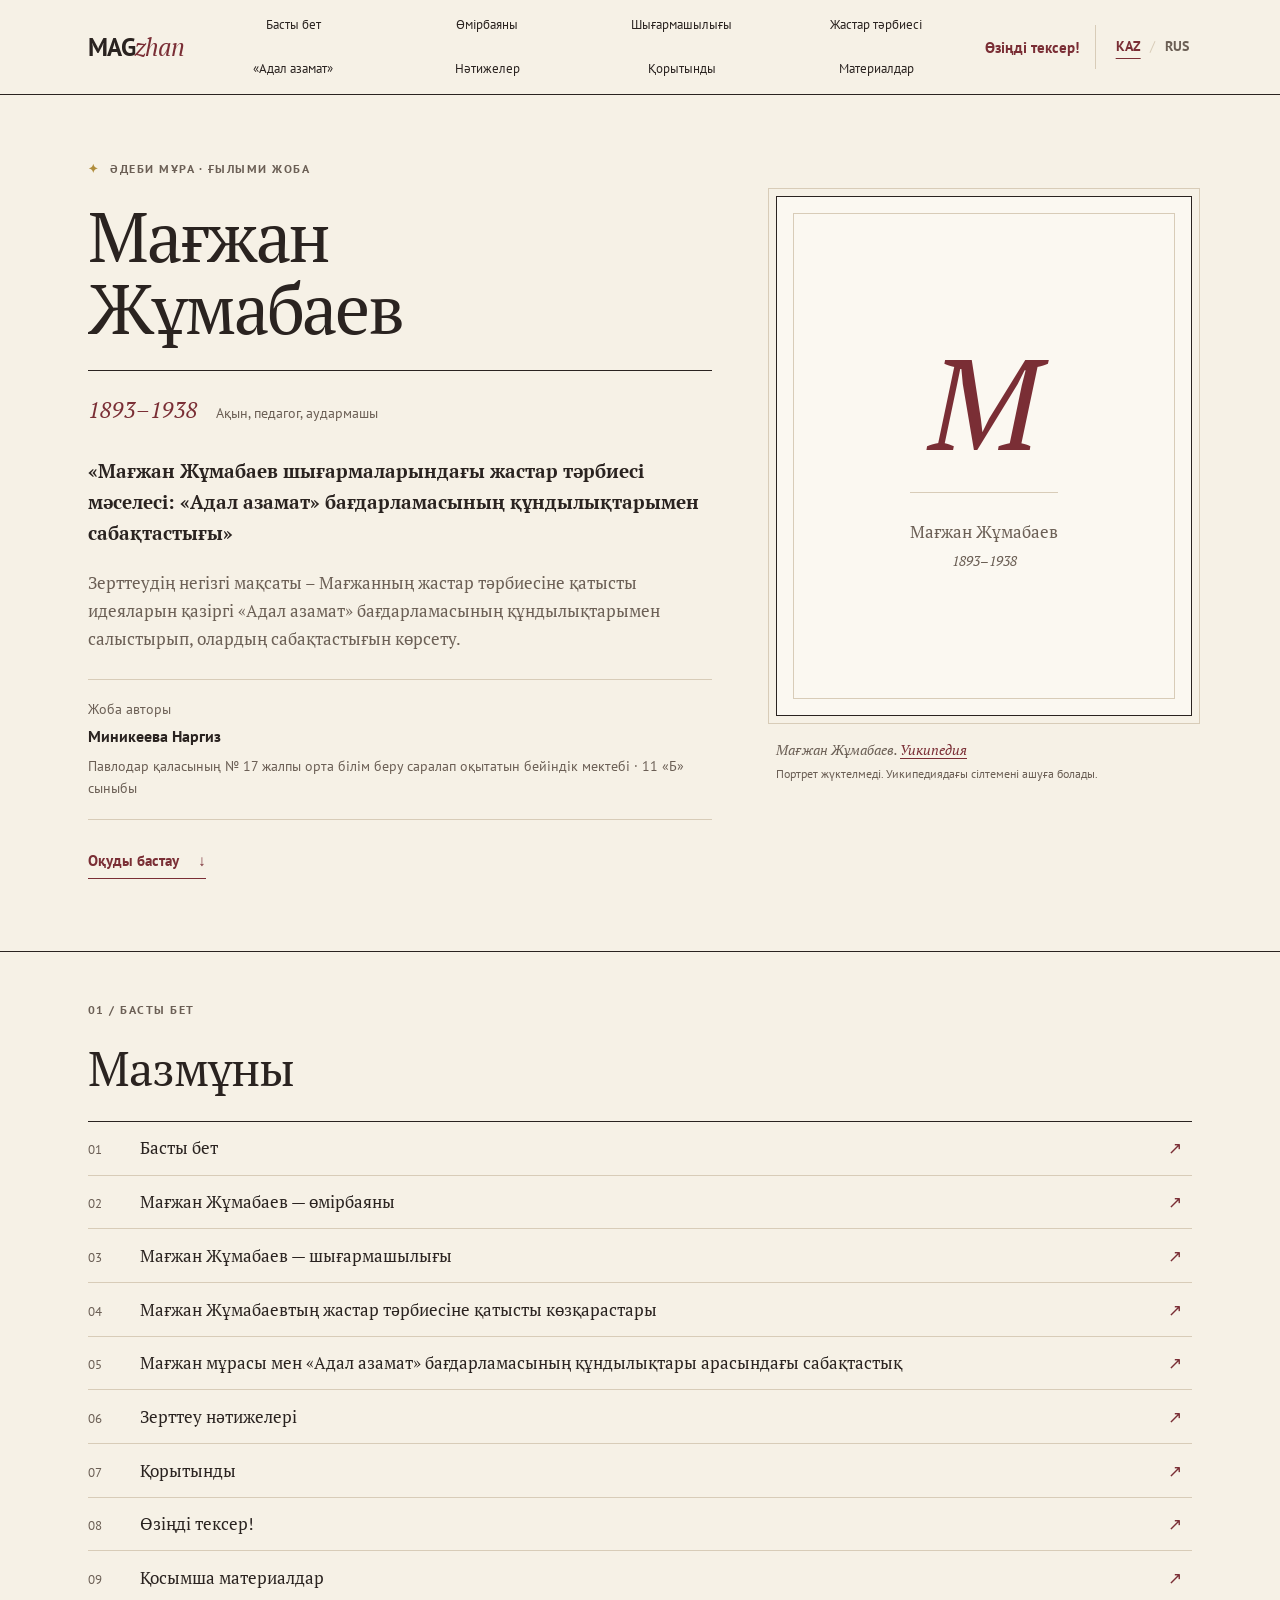
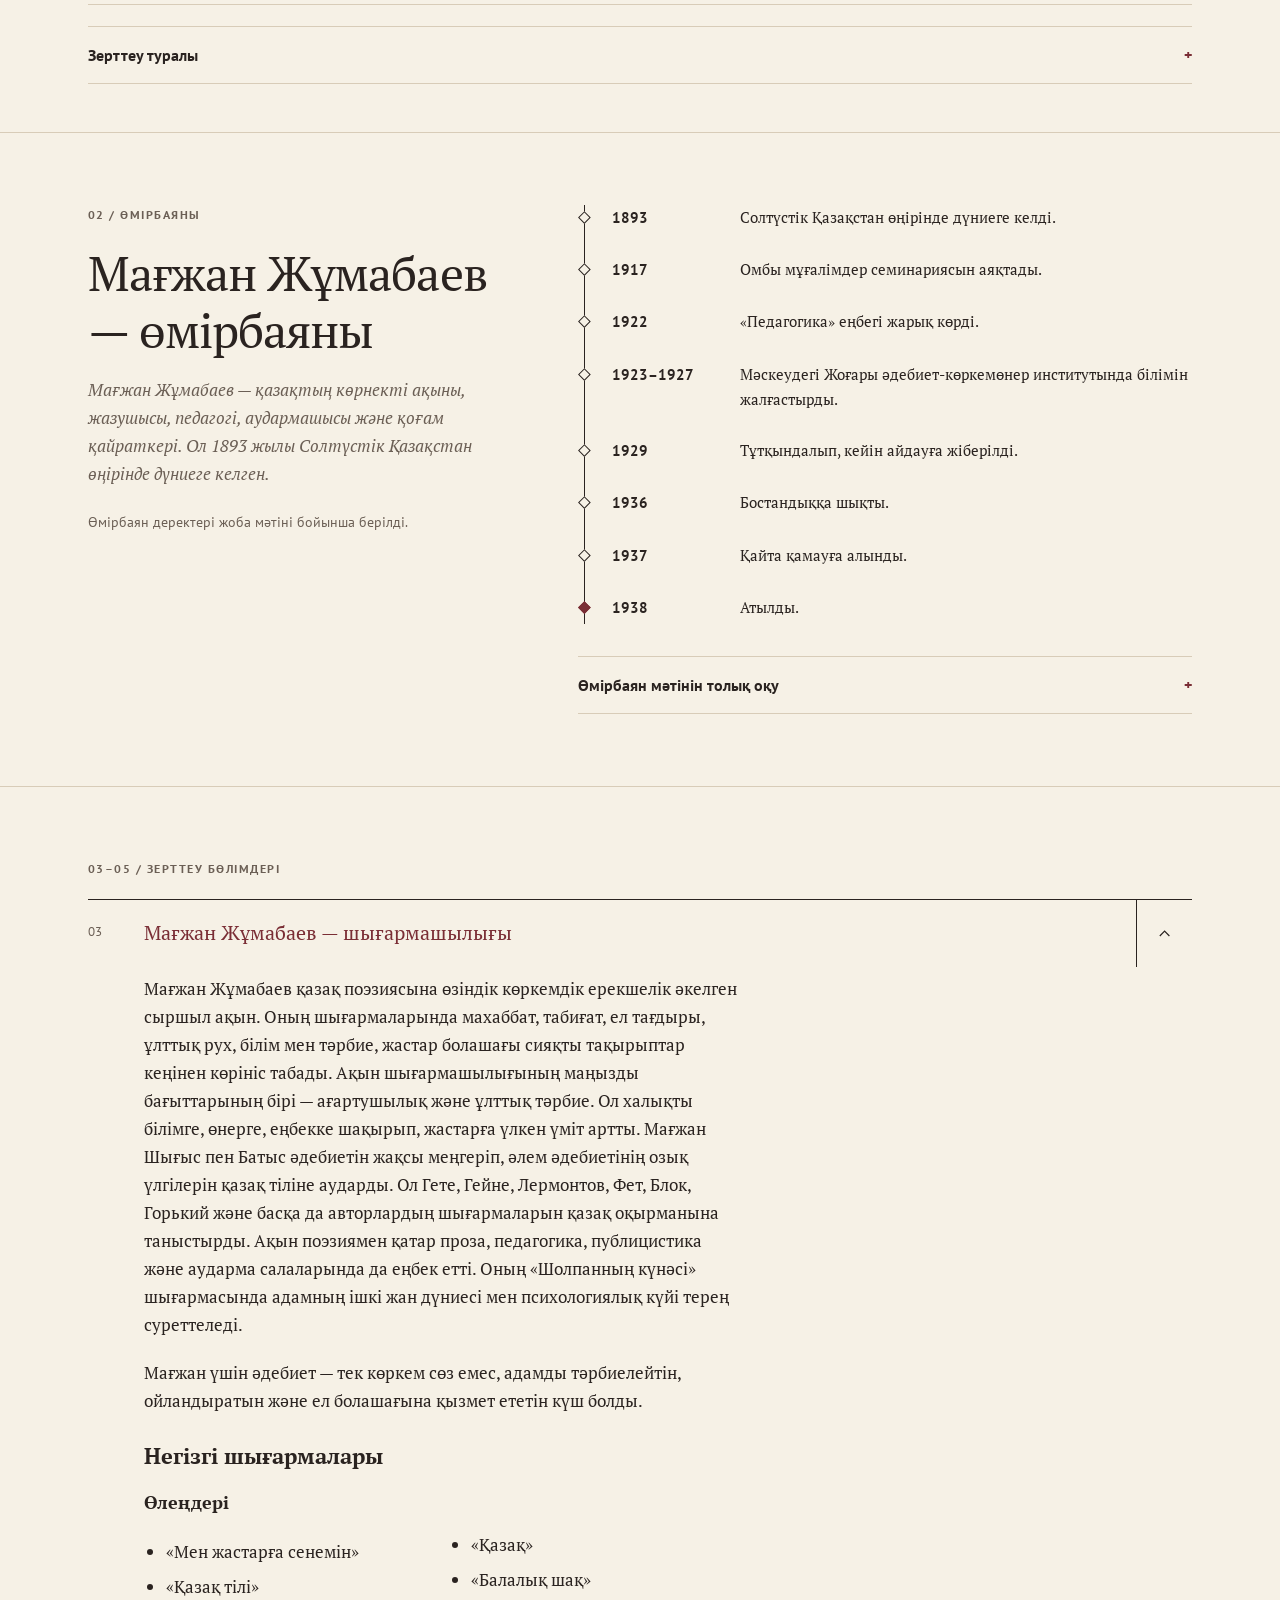
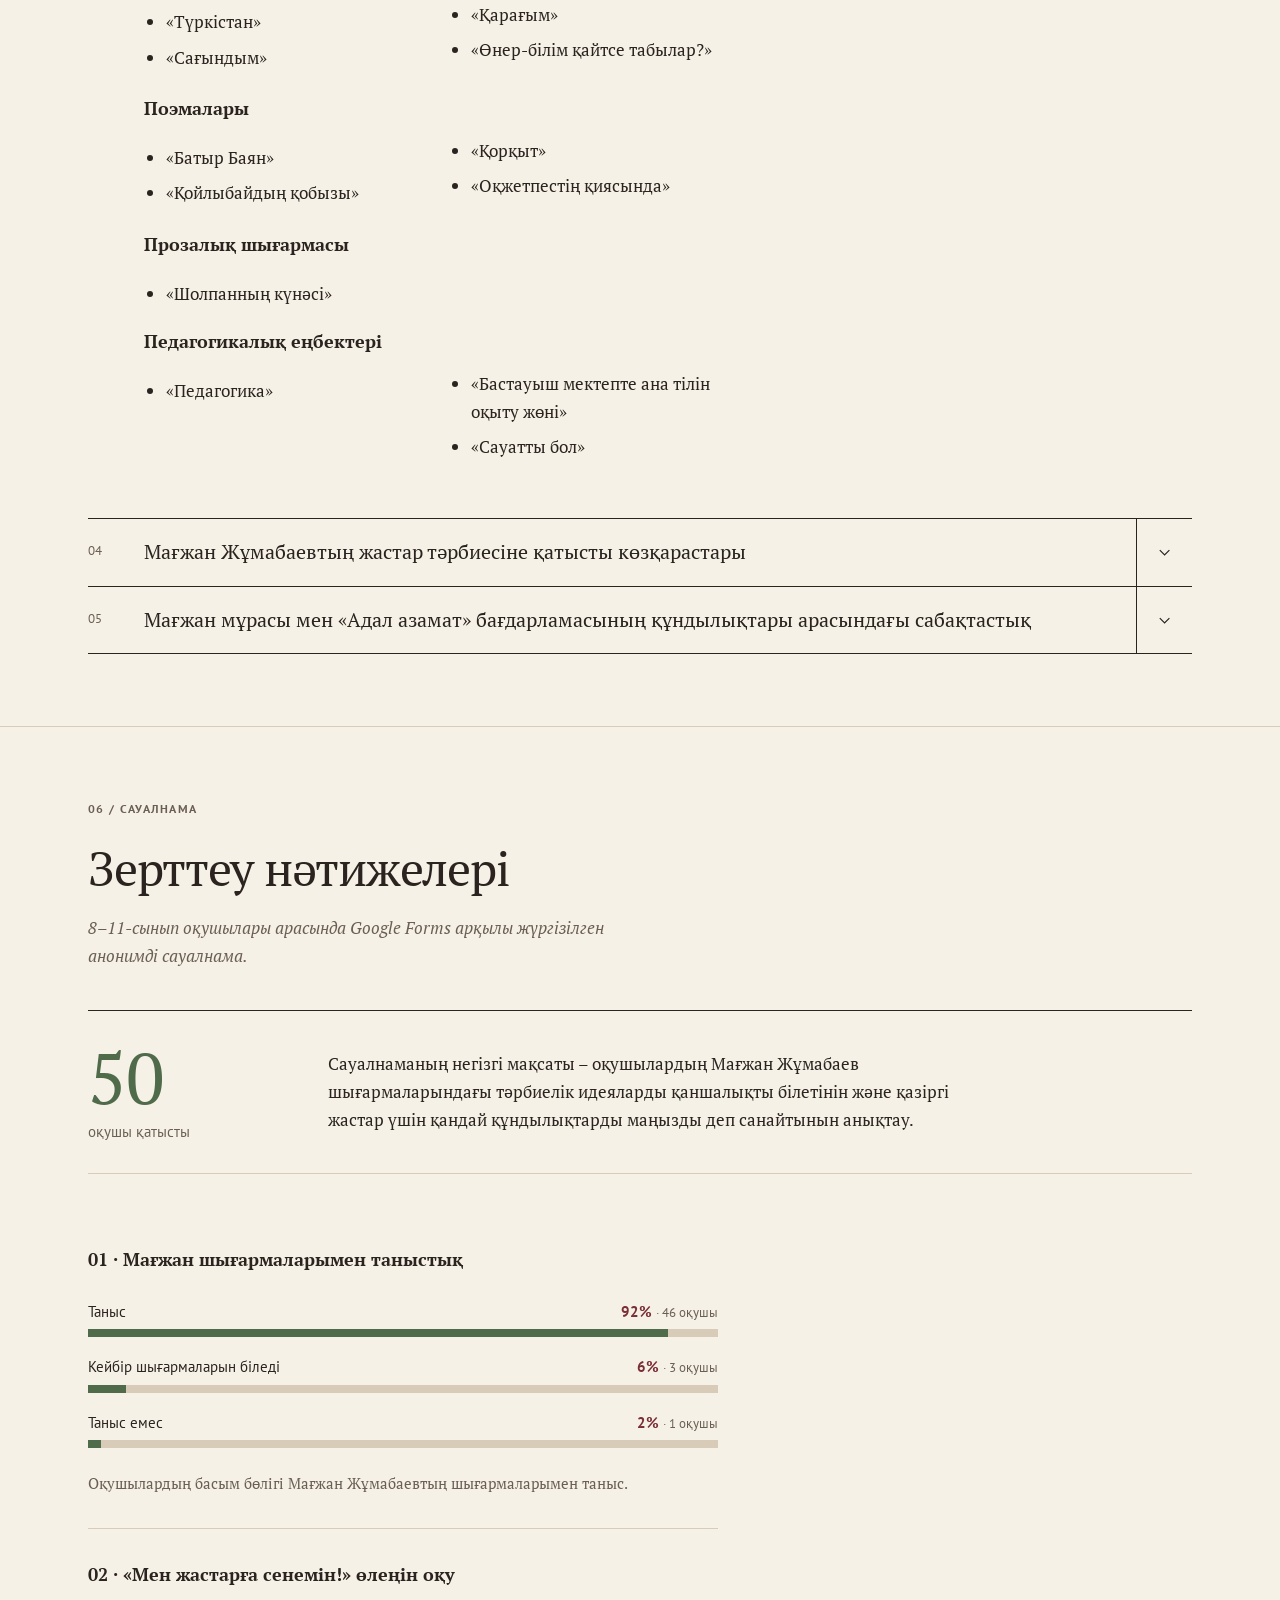
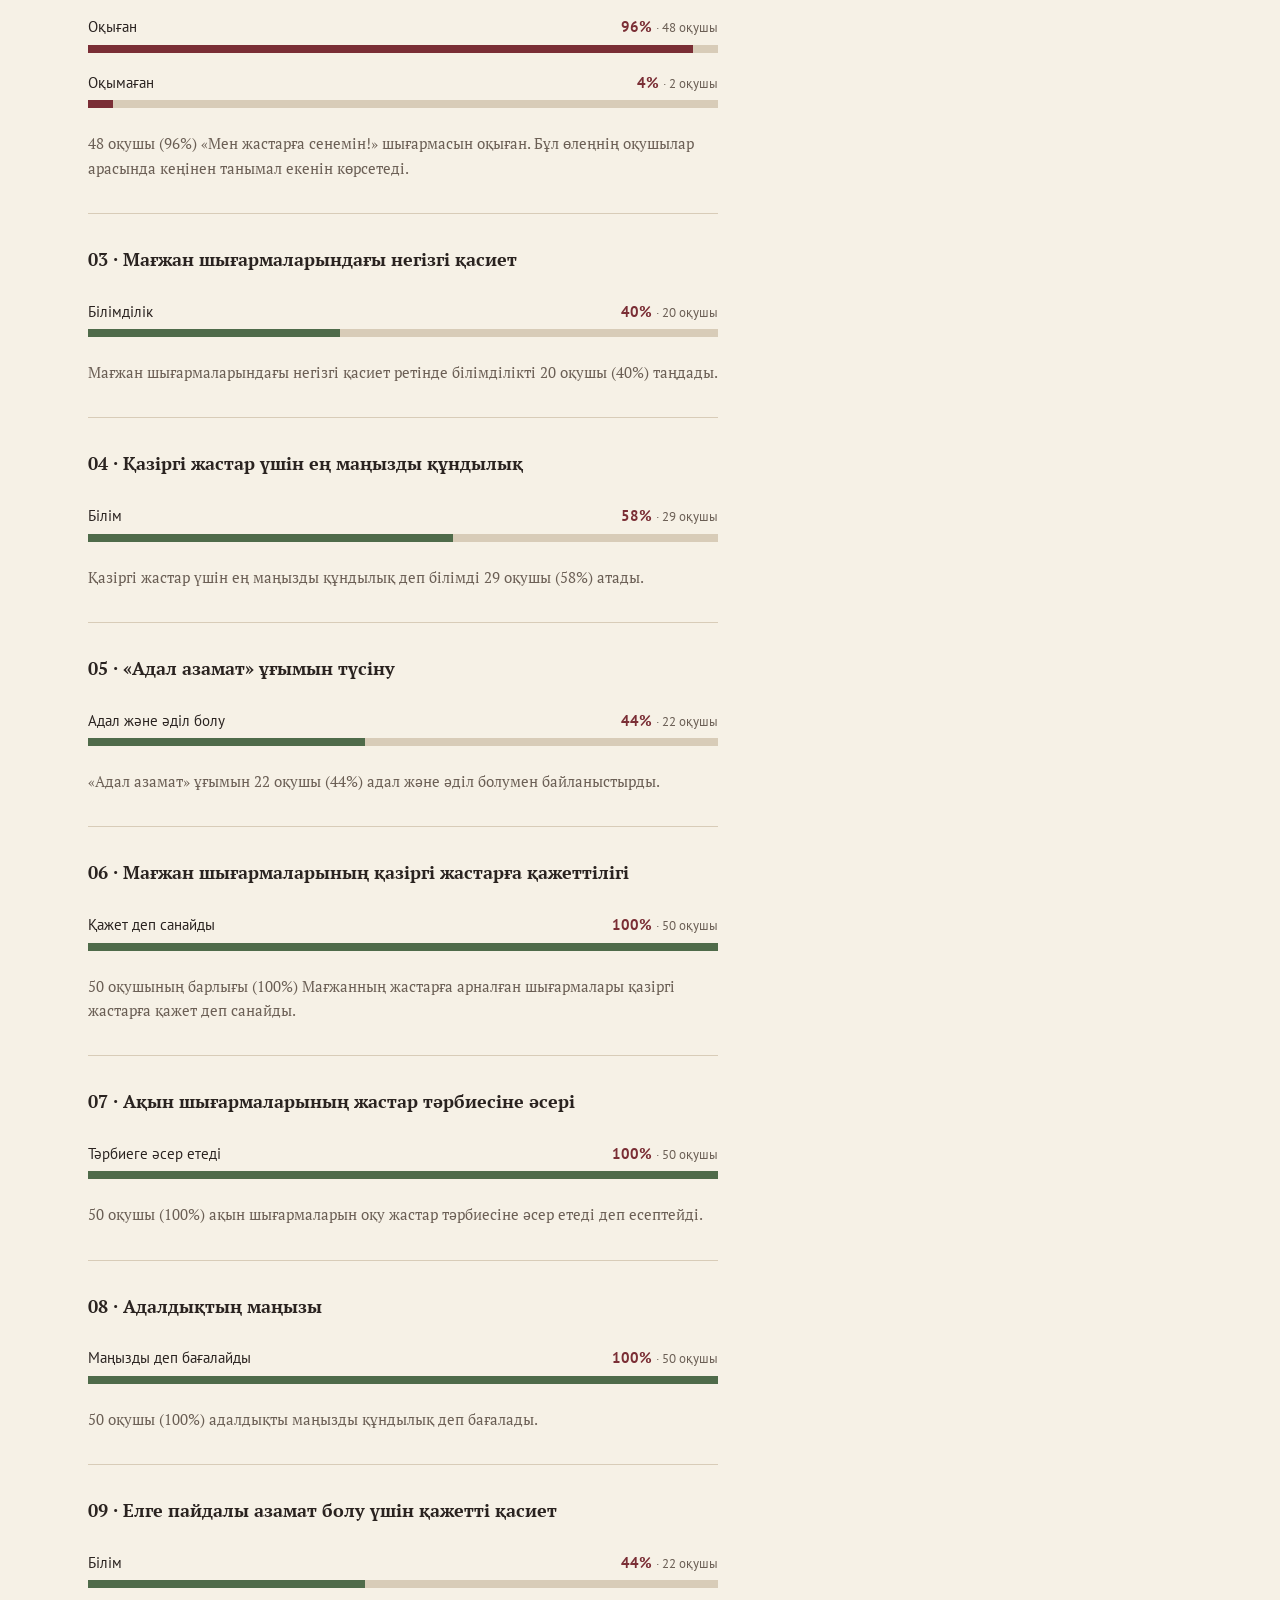
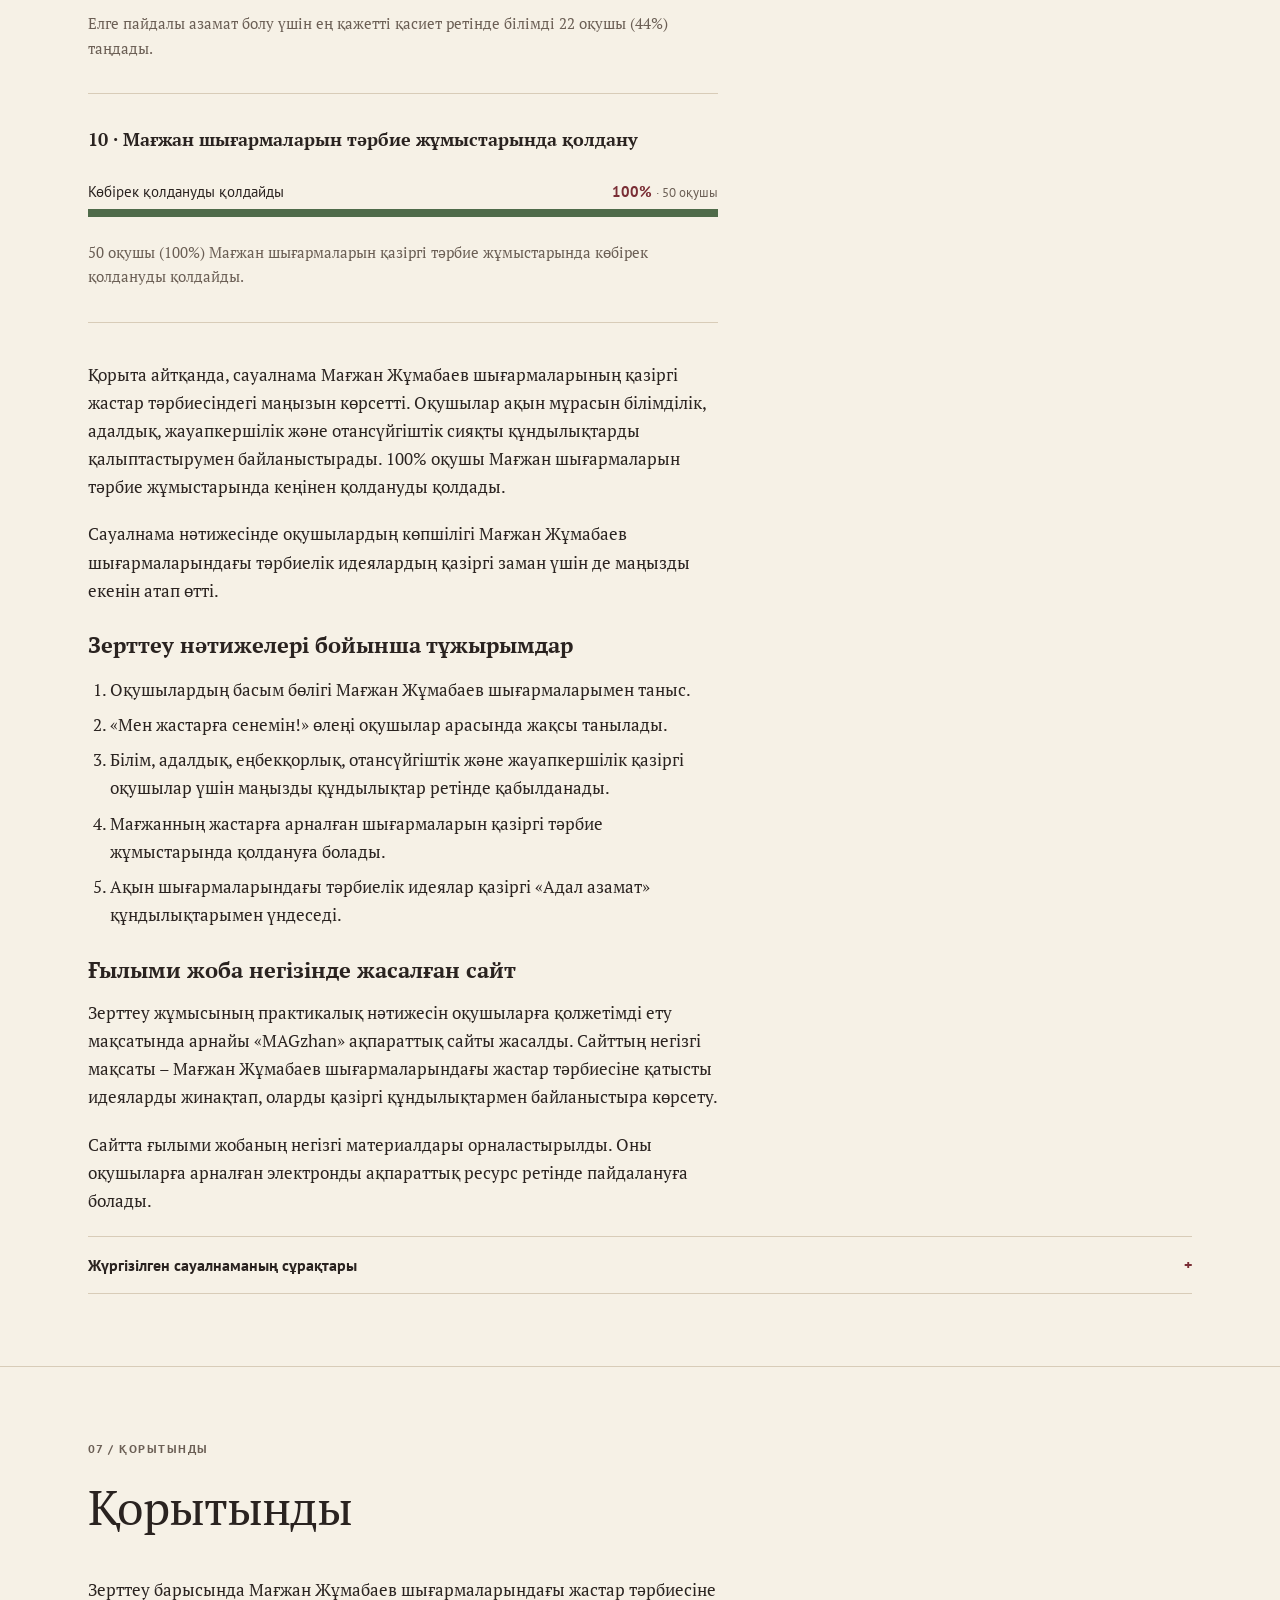
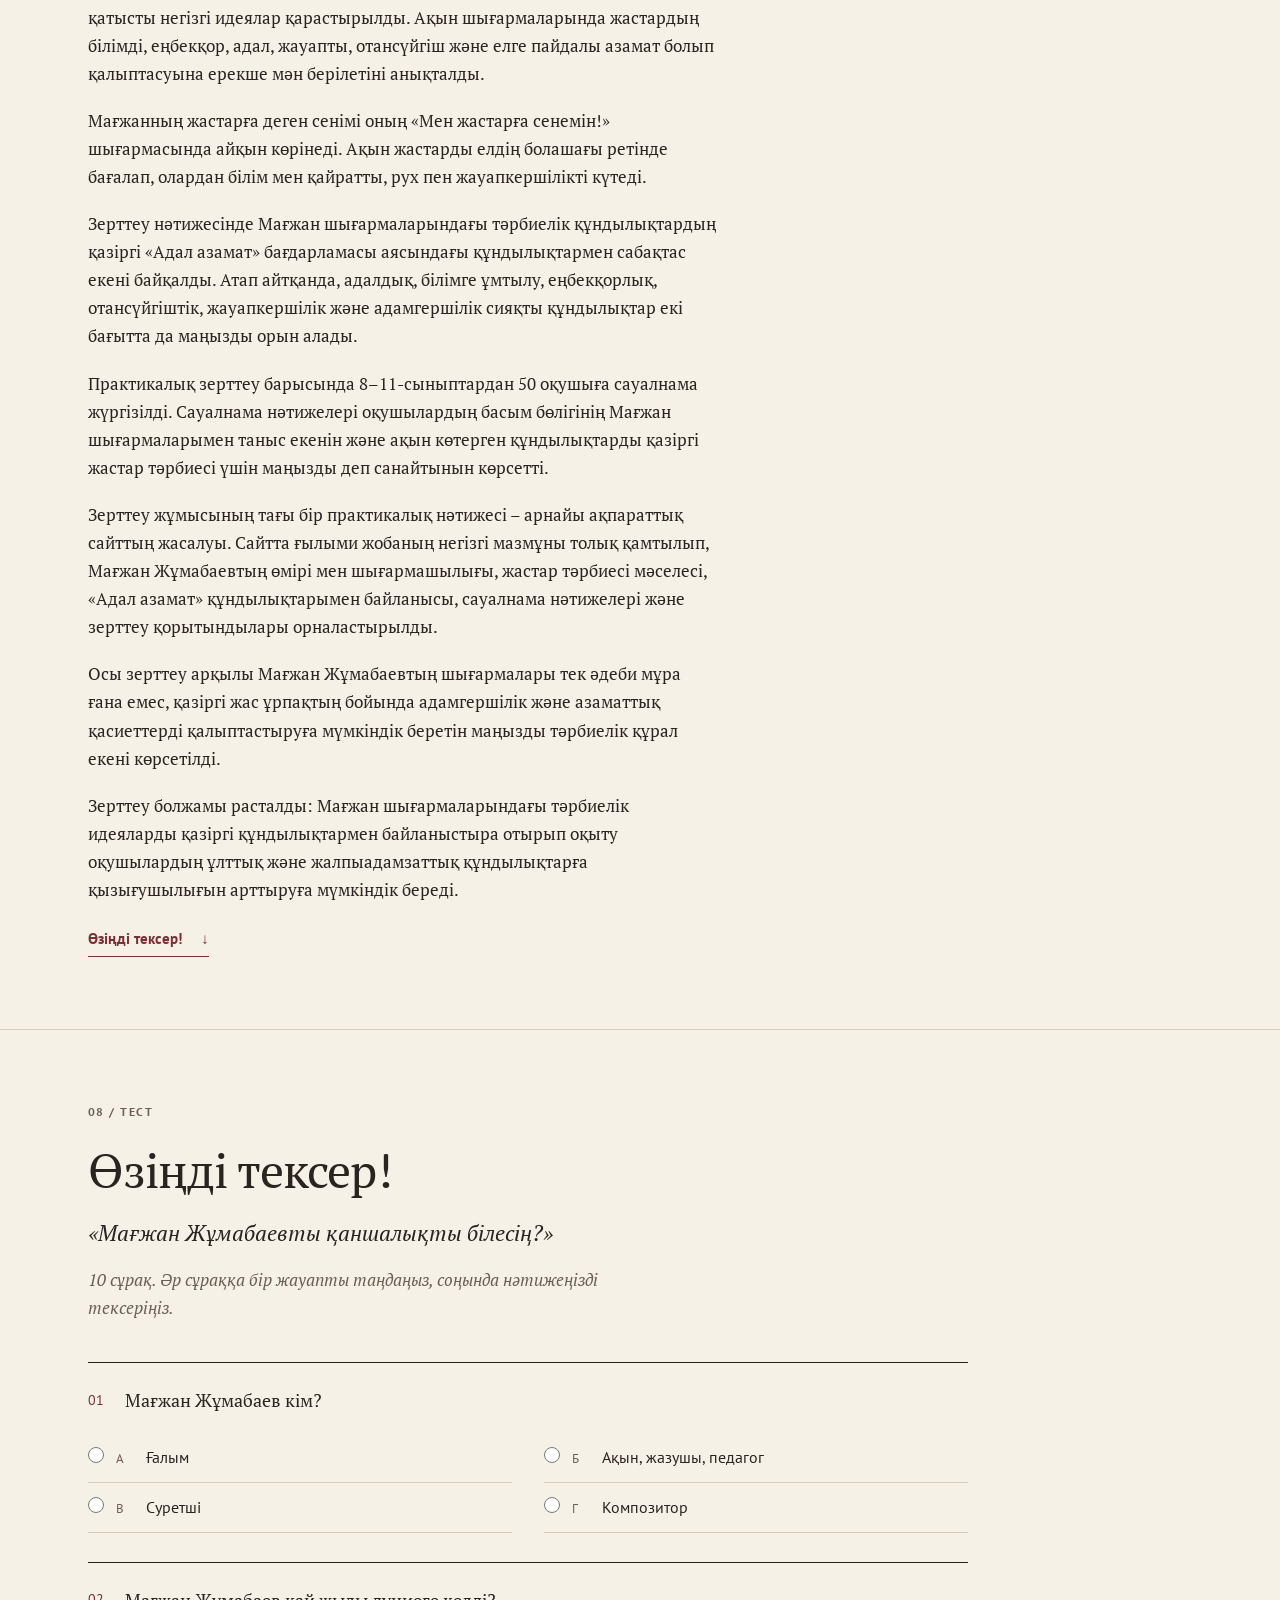
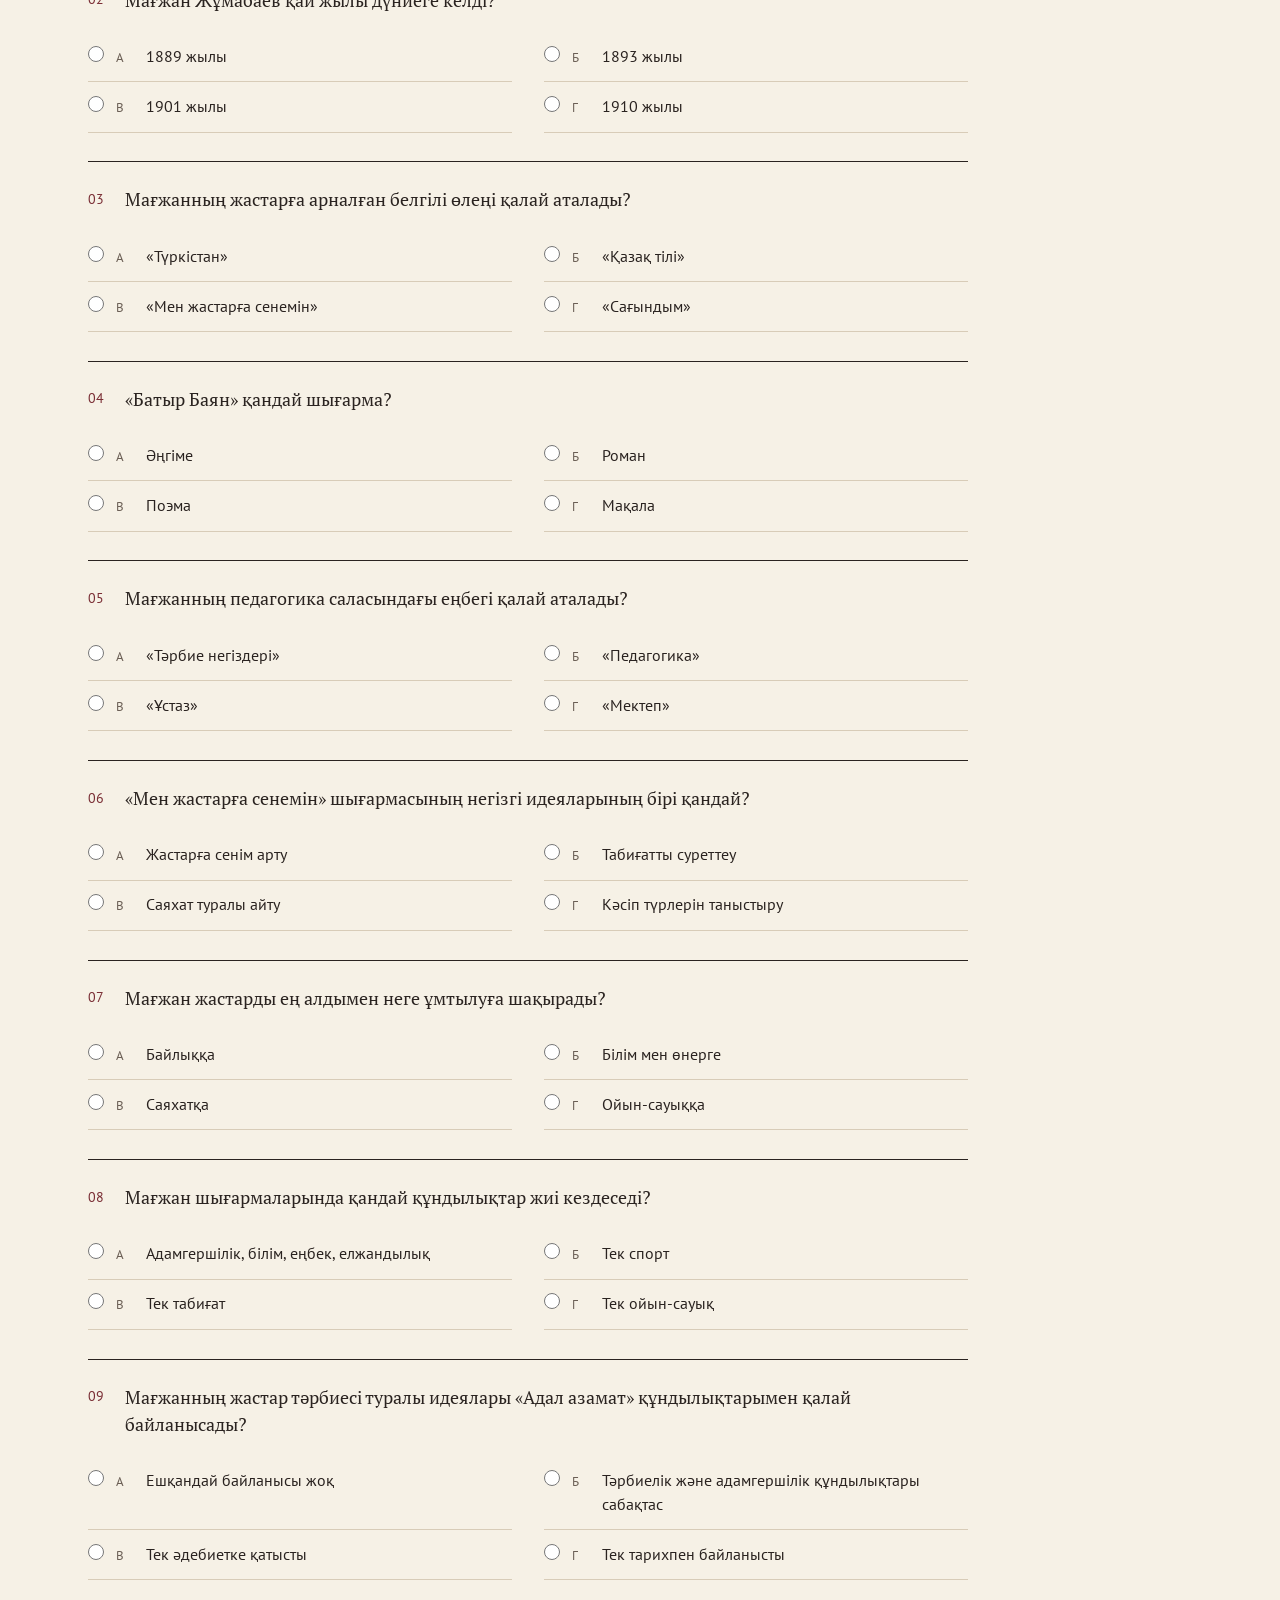
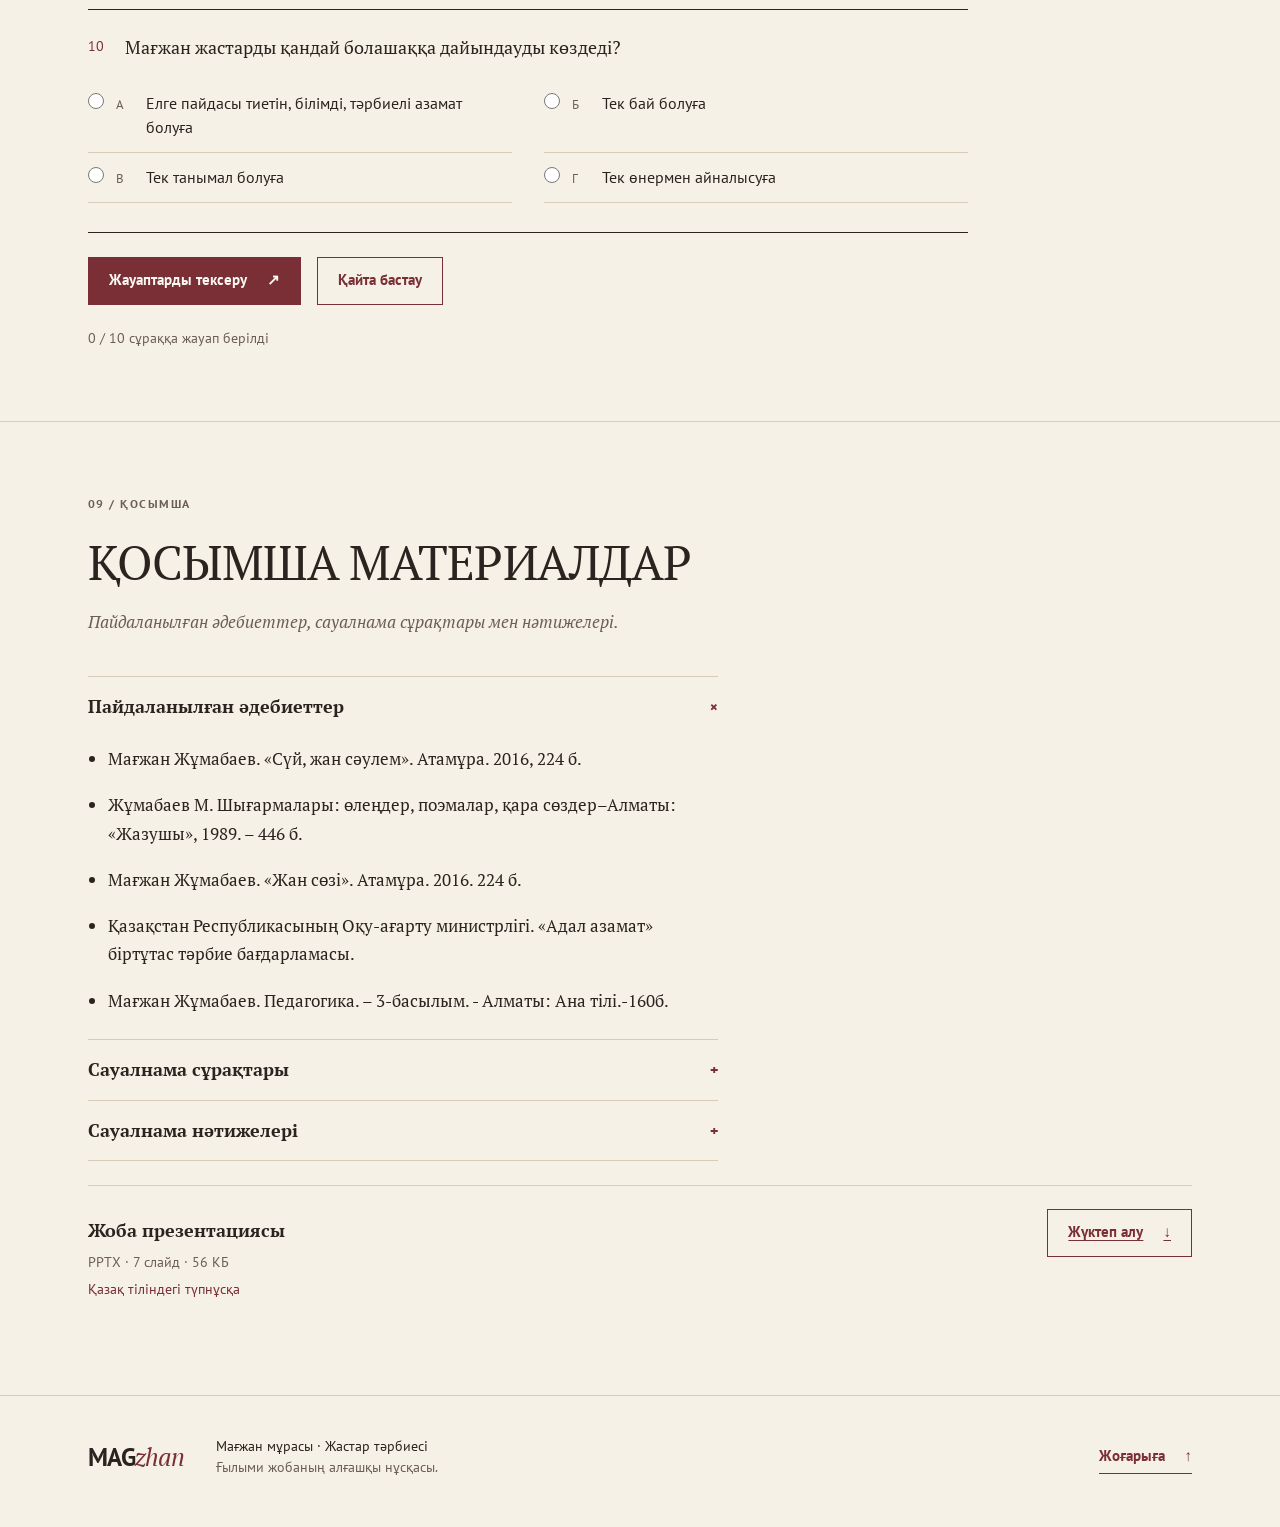
<file: index.html>
<!DOCTYPE html>
<html lang="kk">
<head>
<meta charset="utf-8">
<meta name="viewport" content="width=device-width, initial-scale=1, viewport-fit=cover">
<meta name="color-scheme" content="light">
<meta name="description" content="Мағжан Жұмабаев шығармаларындағы жастар тәрбиесі және «Адал азамат» құндылықтары туралы ғылыми жоба.">
<title>MAGzhan — Мағжан мұрасы және жастар тәрбиесі</title>
<link rel="preconnect" href="https://fonts.googleapis.com">
<link rel="preconnect" href="https://fonts.gstatic.com" crossorigin>
<link href="https://fonts.googleapis.com/css2?family=PT+Sans:wght@400;700&family=PT+Serif:ital,wght@0,400;0,700;1,400&display=swap" rel="stylesheet">
<link rel="alternate" hreflang="kk" href="index.html">
<link rel="alternate" hreflang="ru" href="ru.html">
<link rel="icon" href="favicon.svg" type="image/svg+xml">
<link rel="stylesheet" href="style.css">
<script src="main.js" defer></script>
<noscript><style>.pending .dl{display:none}.pending{grid-template-columns:1fr!important}.quiz-form{display:none}</style></noscript>
</head>
<body>
<!-- Языковая вычитка: 07.10.2026. Основной текст — материал заказчика с редакторскими исправлениями. TODO: финальное согласование казахского текста с преподавателем. -->
<a class="skip-link" href="#main">Негізгі мазмұнға өту</a>
<header class="site-header"><div class="wrap header-inner">
<a class="logo" href="#top" aria-label="MAGzhan — басты бет">MAG<span>zhan</span></a>
<nav class="main-nav" aria-label="Жоба бөлімдері"><a href="#top" title="Басты бет" class="nav-secondary">Басты бет</a><a href="#bio" title="Мағжан Жұмабаев — өмірбаяны">Өмірбаяны</a><a href="#creativity" title="Мағжан Жұмабаев — шығармашылығы">Шығармашылығы</a><a href="#education" title="Мағжан Жұмабаевтың жастар тәрбиесіне қатысты көзқарастары">Жастар тәрбиесі</a><a href="#values" title="Мағжан мұрасы мен «Адал азамат» бағдарламасының құндылықтары арасындағы сабақтастық" class="nav-secondary">«Адал азамат»</a><a href="#results" title="Зерттеу нәтижелері">Нәтижелер</a><a href="#conclusion" title="Қорытынды" class="nav-secondary">Қорытынды</a><a href="#materials" title="Қосымша материалдар" class="nav-secondary">Материалдар</a></nav>
<div class="header-actions"><a class="header-quiz" href="#quiz">Өзіңді тексер!</a><div class="lang" role="group" aria-label="Сайт тілі"><a href="index.html" data-lang="kk" lang="kk" hreflang="kk" aria-label="Қазақ тілі" aria-current="page">KAZ</a><span aria-hidden="true">/</span><a href="ru.html" data-lang="ru" lang="ru" hreflang="ru" aria-label="Орыс тілі">RUS</a></div></div>
</div></header>
<main id="main">
<section class="hero" id="top" aria-labelledby="hero-title"><div class="wrap hero-grid">
<div class="hero-copy"><p class="eyebrow"><span class="star" aria-hidden="true">✦</span> Әдеби мұра · Ғылыми жоба</p>
<h1 id="hero-title">Мағжан<br>Жұмабаев</h1><p class="years">1893–1938 <span>Ақын, педагог, аудармашы</span></p>
<p class="project-title">«Мағжан Жұмабаев шығармаларындағы жастар тәрбиесі мәселесі: «Адал азамат» бағдарламасының құндылықтарымен сабақтастығы»</p>
<p class="lead">Зерттеудің негізгі мақсаты – Мағжанның жастар тәрбиесіне қатысты идеяларын қазіргі «Адал азамат» бағдарламасының құндылықтарымен салыстырып, олардың сабақтастығын көрсету.</p>
<!-- TODO: сверить официальное казахское название школы с заказчиком; собственные имена не переименовывать при языковой правке. --><p class="author"><span>Жоба авторы</span><strong>Миникеева Наргиз</strong><span>Павлодар қаласының № 17 жалпы орта білім беру саралап оқытатын бейіндік мектебі · 11 «Б» сыныбы</span></p>
<a class="text-link" href="#bio">Оқуды бастау <span aria-hidden="true">↓</span></a>
</div>
<figure class="portrait"><div class="frame" id="photoFrame"><div class="photo-placeholder" id="photoPh"><span class="portrait-initial" aria-hidden="true">М</span><p>Мағжан Жұмабаев<br><span>1893–1938</span></p></div></div><figcaption>Мағжан Жұмабаев. <a id="photoSource" href="https://kk.wikipedia.org/wiki/Мағжан_Бекенұлы_Жұмабаев" target="_blank" rel="noopener noreferrer">Уикипедия</a><span id="photoStatus" class="photo-status">Портрет жүктелуде…</span></figcaption></figure>
</div></section>
<section class="block contents-block" id="contents" aria-labelledby="contents-title"><div class="wrap"><div class="section-heading"><p class="eyebrow">01 / Басты бет</p><h2 id="contents-title">Мазмұны</h2></div><nav aria-label="Жоба бөлімдерінің толық тізімі"><ol class="contents-list"><li><a href="#top"><span class="contents-number" aria-hidden="true">01</span><span>Басты бет</span><span aria-hidden="true">↗</span></a></li><li><a href="#bio"><span class="contents-number" aria-hidden="true">02</span><span>Мағжан Жұмабаев — өмірбаяны</span><span aria-hidden="true">↗</span></a></li><li><a href="#creativity"><span class="contents-number" aria-hidden="true">03</span><span>Мағжан Жұмабаев — шығармашылығы</span><span aria-hidden="true">↗</span></a></li><li><a href="#education"><span class="contents-number" aria-hidden="true">04</span><span>Мағжан Жұмабаевтың жастар тәрбиесіне қатысты көзқарастары</span><span aria-hidden="true">↗</span></a></li><li><a href="#values"><span class="contents-number" aria-hidden="true">05</span><span>Мағжан мұрасы мен «Адал азамат» бағдарламасының құндылықтары арасындағы сабақтастық</span><span aria-hidden="true">↗</span></a></li><li><a href="#results"><span class="contents-number" aria-hidden="true">06</span><span>Зерттеу нәтижелері</span><span aria-hidden="true">↗</span></a></li><li><a href="#conclusion"><span class="contents-number" aria-hidden="true">07</span><span>Қорытынды</span><span aria-hidden="true">↗</span></a></li><li><a href="#quiz"><span class="contents-number" aria-hidden="true">08</span><span>Өзіңді тексер!</span><span aria-hidden="true">↗</span></a></li><li><a href="#materials"><span class="contents-number" aria-hidden="true">09</span><span>Қосымша материалдар</span><span aria-hidden="true">↗</span></a></li></ol></nav><details class="reading"><summary>Зерттеу туралы <span aria-hidden="true">+</span></summary><div class="prose"><p>Бұл зерттеу Мағжан Жұмабаев шығармаларындағы жастар тәрбиесі мәселесін қарастыруға арналған. Зерттеу барысында ақынның жастарға арналған шығармалары мен педагогикалық ойлары талданып, білімге ұмтылу, еңбекқорлық, адамгершілік, адалдық, жауапкершілік және отансүйгіштік сияқты құндылықтар анықталды.</p>
<p>Сонымен қатар 8–11-сынып оқушылары арасында сауалнама жүргізіліп, қазіргі жастардың осы құндылықтарға көзқарасы зерттелді. Зерттеу нәтижелері Мағжанның тәрбиелік ойларының бүгінгі қоғам үшін де маңызды екенін көрсетуге мүмкіндік берді.</p>
<p>Зерттеу нәтижесінде Мағжанның рухани мұрасын қазіргі оқушыларға таныстыру және оның тәрбиелік мәнін түсіндіру мақсатында осы ақпараттық сайт әзірленді.</p></div></details></div></section>
<section class="block" id="bio" aria-labelledby="bio-title"><div class="wrap bio-grid"><div class="section-heading"><p class="eyebrow">02 / Өмірбаяны</p><h2 id="bio-title">Мағжан Жұмабаев — өмірбаяны</h2><p class="sub">Мағжан Жұмабаев — қазақтың көрнекті ақыны, жазушысы, педагогі, аудармашысы және қоғам қайраткері. Ол 1893 жылы Солтүстік Қазақстан өңірінде дүниеге келген.</p><p class="small-note">Өмірбаян деректері жоба мәтіні бойынша берілді.</p></div><div><!-- TODO: проверить годы обучения и арестов по источникам. DOCX: семинария окончена в 1917; статьи Wikipedia: 1916. Согласовать с заказчиком перед финальной сдачей. Год реабилитации 1960/1961 не включён: в DOCX его нет. --><ol class="timeline"><li><span class="y">1893</span><p>Солтүстік Қазақстан өңірінде дүниеге келді.</p></li><li><span class="y">1917</span><p>Омбы мұғалімдер семинариясын аяқтады.</p></li><li><span class="y">1922</span><p>«Педагогика» еңбегі жарық көрді.</p></li><li><span class="y">1923–1927</span><p>Мәскеудегі Жоғары әдебиет-көркемөнер институтында білімін жалғастырды.</p></li><li><span class="y">1929</span><p>Тұтқындалып, кейін айдауға жіберілді.</p></li><li><span class="y">1936</span><p>Бостандыққа шықты.</p></li><li><span class="y">1937</span><p>Қайта қамауға алынды.</p></li><li><span class="y">1938</span><p>Атылды.</p></li></ol><details class="reading"><summary>Өмірбаян мәтінін толық оқу <span aria-hidden="true">+</span></summary><div class="prose"><p>Мағжан Жұмабаев — қазақтың көрнекті ақыны, жазушысы, педагогі, аудармашысы және қоғам қайраткері. Ол 1893 жылы Солтүстік Қазақстан өңірінде дүниеге келген.</p>
<p>Мағжан жастайынан білімге құштар болып өседі. Алғаш ауылда білім алып, кейін Қызылжардағы медреседе, Уфа қаласындағы «Ғалия» медресесінде оқиды. Кейін Омбы мұғалімдер семинариясында білім алып, оны 1917 жылы аяқтайды. Білім алу барысында шығыс әдебиетімен қатар орыс және Еуропа әдебиетімен де танысады.</p>
<p>Мағжан ұстаздық қызмет атқарып, халық ағарту ісіне белсенді араласты. 1922 жылы оның «Педагогика» атты еңбегі жарық көрді. Бұл еңбек қазақ тіліндегі педагогикалық ойдың дамуына үлкен үлес қосты.</p>
<p>1923–1927 жылдары Мәскеудегі Жоғары әдебиет-көркемөнер институтында білімін жалғастырды. Осы жылдары орыс және Батыс Еуропа әдебиетін терең зерттеді.</p>
<p>Мағжан шығармашылығы мен қоғамдық қызметі үшін бірнеше рет қуғын-сүргінге ұшырады. 1929 жылы тұтқындалып, кейін айдауға жіберілді. 1936 жылы бостандыққа шыққанымен, 1937 жылы қайта қамауға алынып, 1938 жылы атылды.</p>
<p>Мағжан Жұмабаевтың әдеби мұрасы кейін халқымен қайта қауышып, оның шығармалары қазақ әдебиетінің аса құнды мұрасына айналды.</p></div></details></div></div></section>
<section class="block" id="themes" aria-label="Мағжан шығармалары және жастар тәрбиесі"><div class="wrap"><p class="eyebrow">03–05 / Зерттеу бөлімдері</p><div class="acc"><details id="creativity" open><summary><h2 class="chapter-heading"><span class="topic-number">03</span><span class="t">Мағжан Жұмабаев — шығармашылығы</span><span class="arrow"><svg viewBox="0 0 24 24" fill="none" stroke="currentColor" stroke-width="1.5" aria-hidden="true"><path d="m6 9 6 6 6-6"/></svg></span></h2></summary><div class="body prose"><p>Мағжан Жұмабаев қазақ поэзиясына өзіндік көркемдік ерекшелік әкелген сыршыл ақын. Оның шығармаларында махаббат, табиғат, ел тағдыры, ұлттық рух, білім мен тәрбие, жастар болашағы сияқты тақырыптар кеңінен көрініс табады. Ақын шығармашылығының маңызды бағыттарының бірі — ағартушылық және ұлттық тәрбие. Ол халықты білімге, өнерге, еңбекке шақырып, жастарға үлкен үміт артты. Мағжан Шығыс пен Батыс әдебиетін жақсы меңгеріп, әлем әдебиетінің озық үлгілерін қазақ тіліне аударды. Ол Гете, Гейне, Лермонтов, Фет, Блок, Горький және басқа да авторлардың шығармаларын қазақ оқырманына таныстырды. Ақын поэзиямен қатар проза, педагогика, публицистика және аударма салаларында да еңбек етті. Оның «Шолпанның күнәсі» шығармасында адамның ішкі жан дүниесі мен психологиялық күйі терең суреттеледі.</p>
<p>Мағжан үшін әдебиет — тек көркем сөз емес, адамды тәрбиелейтін, ойландыратын және ел болашағына қызмет ететін күш болды.</p><h3 id="works">Негізгі шығармалары</h3><h4>Өлеңдері</h4><ul class="works"><li>«Мен жастарға сенемін»</li><li>«Қазақ тілі»</li><li>«Түркістан»</li><li>«Сағындым»</li><li>«Қазақ»</li><li>«Балалық шақ»</li><li>«Қарағым»</li><li>«Өнер-білім қайтсе табылар?»</li></ul><h4>Поэмалары</h4><ul class="works"><li>«Батыр Баян»</li><li>«Қойлыбайдың қобызы»</li><li>«Қорқыт»</li><li>«Оқжетпестің қиясында»</li></ul><h4>Прозалық шығармасы</h4><ul class="works"><li>«Шолпанның күнәсі»</li></ul><h4>Педагогикалық еңбектері</h4><ul class="works"><li>«Педагогика»</li><li>«Бастауыш мектепте ана тілін оқыту жөні»</li><li>«Сауатты бол»</li></ul></div></details><details id="education"><summary><h2 class="chapter-heading"><span class="topic-number">04</span><span class="t">Мағжан Жұмабаевтың жастар тәрбиесіне қатысты көзқарастары</span><span class="arrow"><svg viewBox="0 0 24 24" fill="none" stroke="currentColor" stroke-width="1.5" aria-hidden="true"><path d="m6 9 6 6 6-6"/></svg></span></h2></summary><div class="body prose"><p>Мағжан Жұмабаевтың жастар тәрбиесіне қатысты көзқарастары оның поэзиясында да кеңінен көрініс табады. Ақын жастарды тек білім алушы буын ретінде емес, ұлттың болашағын айқындайтын, ел тағдырына жауапты тұлғалар ретінде қарастырған. Оның өлеңдерінде білім, еңбек, отаншылдық, ерлік, бірлік, рухани тазалық сияқты құндылықтар жастар тәрбиесінің негізгі бағыттары ретінде танылады.</p>
<p>Бұл тұрғыдан алғанда, ақынның «Мен жастарға сенемін!» өлеңінің тәрбиелік мәні ерекше. Өлеңде Мағжан жастардың бойынан қайсарлық, жігер, намыс пен ұлттық рухты көреді. Ақын:</p><!-- Цитаты предоставлены заказчиком. TODO: сверить с изданием и добавить библиографическую ссылку. --><blockquote><p>Арыстандай айбатты,<br>Жолбарыстай қайратты,<br>Қырандай күшті қанатты —<br>Мен жастарға сенемін!</p><cite>Мағжан Жұмабаев · «Мен жастарға сенемін!»</cite></blockquote><p>деп, жастардың тұлғалық қасиеттерін бейнелі түрде сипаттайды. Мұндағы арыстан, жолбарыс, қыран образдары – батылдықтың, күш-қайраттың және биік мақсатқа ұмтылыстың символы. Осы арқылы ақын жас ұрпақты әлсіздікке бой алдырмай, ел үшін қызмет етуге шақырады.</p>
<p>Өлеңдегі:</p><blockquote class="short-quote"><p>Көздерінде от ойнар,<br>Сөздерінде жалын бар</p><cite>«Мен жастарға сенемін!»</cite></blockquote><p>деген жолдар да жастардың ішкі жігері мен рухани қуатын көрсетеді. Ақын үшін нағыз жас азаматтың бойында мақсат, сенім және әрекетке деген құлшыныс болуы қажет. Сондықтан бұл шығарма қазіргі жастар тәрбиесі тұрғысынан да маңызды.</p>
<p>Мағжанның «Қазақ тілі» өлеңінде ұлттық тәрбие мәселесі тілмен байланыстырылады. Ақын ана тілін халықтың рухани болмысын сақтайтын маңызды құндылық ретінде бағалайды. Ол қазақ тілінің тарихын, қуатын және көркемдігін көрсете отырып, жас ұрпақты ана тілін құрметтеуге, ұлттық мәдениетті сақтауға үндейді. Демек, ақын түсінігіндегі тәрбие тек жеке адамның мінез-құлқын қалыптастырумен шектелмейді, ол ұлттық сана мен тарихи жадты қалыптастыруды да қамтиды.</p>
<p>Жастарды білімге және ізденіске бағыттау идеясы Мағжанның «Пайғамбар» сияқты шығармаларындағы рухани-идеялық ұстанымдармен де сабақтасады. Ақын шығармаларында адамды рухани биіктікке, ар-ожданды сақтауға, жақсылыққа ұмтылуға үндейтін ойлар кездеседі. Бұл оның тәрбиені адамның тек сыртқы тәртібі емес, ішкі дүниесін қалыптастыру үдерісі ретінде қабылдағанын көрсетеді.</p>
<p>Сонымен қатар Мағжан шығармаларында Отанға деген сүйіспеншілік жастар тәрбиесінің маңызды бөлігі ретінде көрінеді. Ақын үшін елін сүю – туған жерді жақсы көрумен ғана шектелмейді. Ол елдің болашағына алаңдау, халыққа қызмет ету, білім мен күш-жігерді мемлекет игілігіне жұмсау ұғымдарымен байланысты. Бұл идея әсіресе ақынның ел тағдыры мен ұлттық болмыс туралы шығармаларында айқын байқалады.</p>
<p>Мағжанның «Түркістан» өлеңінен де жас ұрпаққа берілетін тарихи-танымдық тәрбиені көруге болады. Ақын Түркістанды түркі халықтарының рухани және тарихи орталығы ретінде суреттеп, өткен тарихқа құрмет сезімін қалыптастырады. Өлеңдегі тарихи тұлғалар мен оқиғаларды еске алу арқылы ақын жастарды өздерінің тарихи тамырын тануға, ата-баба мұрасын құрметтеуге тәрбиелейді.</p>
<p>Осы шығармаларды талдай отырып, Мағжан Жұмабаевтың жастар тәрбиесіне қатысты көзқарастарын бірнеше негізгі бағытқа бөлуге болады:</p><div class="table-scroll" role="region" aria-label="Тәрбиелік бағыттар" tabindex="0"><table><caption>Тәрбиелік бағыттар</caption><thead><tr><th scope="col">Тәрбиелік бағыт</th><th scope="col">Мағжан Жұмабаевтың шығармаларындағы көрінісі</th></tr></thead><tbody><tr><th scope="row">Патриоттық тәрбие</th><td>Жастарды елге, жерге қызмет етуге шақыру</td></tr><tr><th scope="row">Рухани тәрбие</th><td>Ар-ождан, адамгершілік, ішкі тазалықты жоғары бағалау</td></tr><tr><th scope="row">Еңбек және жігер тәрбиесі</th><td>Жастарды белсенділікке, қайраттылыққа үндеу</td></tr><tr><th scope="row">Білім тәрбиесі</th><td>Жастардың ізденіп, білімді азамат болуын қалау</td></tr><tr><th scope="row">Ұлттық тәрбие</th><td>Ана тілін, ұлттық мәдениет пен тарихты құрметтеу</td></tr><tr><th scope="row">Тарихи тәрбие</th><td>Түркістан, түркі тарихы арқылы тарихи сананы қалыптастыру</td></tr></tbody></table></div><p>Ақын үшін тәрбиелі жас – тек білімді адам емес, сонымен бірге ұлтын сүйетін, елінің болашағына жауапкершілікпен қарайтын, намысты, жігерлі, рухы биік тұлға. Оның жастарға артқан сенімі «Мен жастарға сенемін!» өлеңінде ерекше көркемдік деңгейге көтеріліп, ақынның педагогикалық көзқарастарымен үндеседі.</p>
<p>Қорыта айтқанда, Мағжан Жұмабаев шығармаларында жастар тәрбиесі білім, отансүйгіштік, адамгершілік, ұлттық сана және жігерлілік сияқты құндылықтармен тығыз байланысты көрінеді. Ақын жастарды елдің болашағы деп бағалап, оларды білімді, рухы биік, намысты және халқына қызмет ететін азамат болуға үндейді.</p></div></details><details id="values"><summary><h2 class="chapter-heading"><span class="topic-number">05</span><span class="t">Мағжан мұрасы мен «Адал азамат» бағдарламасының құндылықтары арасындағы сабақтастық</span><span class="arrow"><svg viewBox="0 0 24 24" fill="none" stroke="currentColor" stroke-width="1.5" aria-hidden="true"><path d="m6 9 6 6 6-6"/></svg></span></h2></summary><div class="body prose"><p>Мағжан Жұмабаевтың шығармашылық мұрасындағы тәрбиелік идеялар мен қазіргі «Адал азамат» құндылықтарының арасында айқын сабақтастық бар. Ақын ХХ ғасырдың басында жастардың бойынан көргісі келген қасиеттер бүгінгі күнде де өз маңызын жоғалтқан жоқ. Мағжан үшін жас ұрпақ білімді, қайратты, намысты, отансүйгіш және халқына пайдалы азамат болуы керек еді.</p>
<p>Бұл идея ең алдымен «Мен жастарға сенемін!» өлеңінен көрінеді. Ақын:</p><blockquote><p>Арыстандай айбатты,<br>Жолбарыстай қайратты,<br>Қырандай күшті қанатты —<br>Мен жастарға сенемін!</p><cite>Мағжан Жұмабаев · «Мен жастарға сенемін!»</cite></blockquote><p>деп, жастарды күшті әрі жігерлі тұлға ретінде бейнелейді. Бұл жолдар қазіргі «Адал азамат» түсінігіндегі жауапкершілік, белсенділік, елге қызмет ету және мақсатқа ұмтылу құндылықтарымен үндеседі.</p>
<p>Мағжан шығармаларындағы отансүйгіштік идеясы да «Адал азамат» тәрбиесімен тығыз байланысты. Ақын жастардың болашағын елдің болашағымен байланыстырып, олардың білімін, күшін және жігерін халық игілігіне жұмсауын қалайды. Осы тұрғыдан алғанда, Мағжанның «жастарға сенімі» – азаматтық жауапкершілікке тәрбиелеудің көркем үлгісі.</p>
<p>Ал «Қазақ тілі» өлеңіндегі ұлттық тілге деген құрмет қазіргі ұлттық құндылықтармен сабақтасады. Ақын ана тілін халықтың рухани байлығы ретінде бағалайды. Бұл идея жастарды қазақ тілін құрметтеуге, ұлттық мәдениет пен дәстүрді сақтауға тәрбиелеудің маңызын көрсетеді.</p>
<p>«Түркістан» өлеңінде ақын тарихи мұра мен туған жер тақырыбын көтереді. Түркістанды түркі дүниесінің тарихи орталығы ретінде таныту арқылы Мағжан жас ұрпақтың тарихи санасын қалыптастыруға ықпал етеді. Бұл қазіргі азамат үшін өз халқының тарихын білу, ұлттық мұраны құрметтеу және елінің өткені мен болашағына жауапкершілікпен қарау қажеттігімен үндеседі.</p>
<p>Мағжанның педагогикалық көзқарастарында да тұлғаны жан-жақты тәрбиелеу мәселесі маңызды орын алады. Оның ойынша, тәрбие адамның ақыл-ойын ғана емес, мінезін, сезімін, ерік-жігерін және рухани дүниесін қалыптастыруы керек. Бұл қазіргі «Адал азамат» идеясындағы білімді әрі адамгершілігі жоғары тұлға қалыптастыру мақсатымен үндеседі.</p>
<p>Осы сабақтастықты төмендегі кестеден көре аласыз.</p><div class="table-scroll" role="region" aria-label="Мағжан мұрасы және қазіргі құндылықтар" tabindex="0"><table><caption>Мағжан мұрасы және қазіргі құндылықтар</caption><thead><tr><th scope="col">Мағжан шығармаларындағы идея</th><th scope="col">Қазіргі құндылық</th><th scope="col">Сабақтастығы</th></tr></thead><tbody><tr><th scope="row">Білімге ұмтылу</th><td>Білім мен ізденіс</td><td>Жастардың үнемі білім алуы</td></tr><tr><th scope="row">Елге қызмет ету</th><td>Отаншылдық</td><td>Қоғам мен елге пайдалы болу</td></tr><tr><th scope="row">Адалдық</th><td>Адал азамат болу</td><td>Шынайылық пен әділдікті сақтау</td></tr><tr><th scope="row">Еңбек ету</th><td>Еңбекқорлық</td><td>Еңбектің нәтижеге жеткізетінін түсіну</td></tr><tr><th scope="row">Адамды құрметтеу</th><td>Адамгершілік</td><td>Өзгені сыйлау және ізгілік таныту</td></tr><tr><th scope="row">Жауапкершілік</th><td>Азаматтық жауапкершілік</td><td>Өз ісінің нәтижесіне жауап беру</td></tr><tr><th scope="row">Ұлттық рух</th><td>Ұлттық құндылықтарды құрметтеу</td><td>Тіл, тарих және мәдениетті бағалау</td></tr></tbody></table></div><p>Демек, Мағжан Жұмабаевтың шығармаларындағы тәрбиелік идеялар мен қазіргі «Адал азамат» құндылықтары мазмұндық жағынан өзара сабақтас. Ақынның жастарды елін сүюге, білім алуға, қайратты болуға және халыққа қызмет етуге шақырған ойлары бүгінгі қоғамдағы адал, жауапты және отансүйгіш азамат тәрбиесімен үндеседі.</p></div></details></div></div></section>
<section class="block" id="results" aria-labelledby="results-title"><div class="wrap"><div class="section-heading"><p class="eyebrow">06 / Сауалнама</p><h2 id="results-title">Зерттеу нәтижелері</h2><p class="sub">8–11-сынып оқушылары арасында Google Forms арқылы жүргізілген анонимді сауалнама.</p></div><div class="survey-intro"><p class="sample"><strong>50</strong><span>оқушы қатысты</span></p><p class="prose">Сауалнаманың негізгі мақсаты – оқушылардың Мағжан Жұмабаев шығармаларындағы тәрбиелік идеяларды қаншалықты білетінін және қазіргі жастар үшін қандай құндылықтарды маңызды деп санайтынын анықтау.</p></div><figure class="chart"><figcaption>01 · Мағжан шығармаларымен таныстық</figcaption><ul class="chart-rows"><li><div class="chart-label"><span>Таныс</span><span class="chart-value">92% <small>· 46 оқушы</small></span></div><div class="chart-track" aria-hidden="true"><span style="--value:92%"></span></div></li><li><div class="chart-label"><span>Кейбір шығармаларын біледі</span><span class="chart-value">6% <small>· 3 оқушы</small></span></div><div class="chart-track" aria-hidden="true"><span style="--value:6%"></span></div></li><li><div class="chart-label"><span>Таныс емес</span><span class="chart-value">2% <small>· 1 оқушы</small></span></div><div class="chart-track" aria-hidden="true"><span style="--value:2%"></span></div></li></ul><p class="chart-note">Оқушылардың басым бөлігі Мағжан Жұмабаевтың шығармаларымен таныс.</p></figure>
<figure class="chart"><figcaption>02 · «Мен жастарға сенемін!» өлеңін оқу</figcaption><ul class="chart-rows"><li><div class="chart-label"><span>Оқыған</span><span class="chart-value">96% <small>· 48 оқушы</small></span></div><div class="chart-track" aria-hidden="true"><span style="--value:96%"></span></div></li><li><div class="chart-label"><span>Оқымаған</span><span class="chart-value">4% <small>· 2 оқушы</small></span></div><div class="chart-track" aria-hidden="true"><span style="--value:4%"></span></div></li></ul><p class="chart-note">48 оқушы (96%) «Мен жастарға сенемін!» шығармасын оқыған. Бұл өлеңнің оқушылар арасында кеңінен танымал екенін көрсетеді.</p></figure>
<figure class="chart"><figcaption>03 · Мағжан шығармаларындағы негізгі қасиет</figcaption><ul class="chart-rows"><li><div class="chart-label"><span>Білімділік</span><span class="chart-value">40% <small>· 20 оқушы</small></span></div><div class="chart-track" aria-hidden="true"><span style="--value:40%"></span></div></li></ul><p class="chart-note">Мағжан шығармаларындағы негізгі қасиет ретінде білімділікті 20 оқушы (40%) таңдады.</p></figure>
<figure class="chart"><figcaption>04 · Қазіргі жастар үшін ең маңызды құндылық</figcaption><ul class="chart-rows"><li><div class="chart-label"><span>Білім</span><span class="chart-value">58% <small>· 29 оқушы</small></span></div><div class="chart-track" aria-hidden="true"><span style="--value:58%"></span></div></li></ul><p class="chart-note">Қазіргі жастар үшін ең маңызды құндылық деп білімді 29 оқушы (58%) атады.</p></figure>
<figure class="chart"><figcaption>05 · «Адал азамат» ұғымын түсіну</figcaption><ul class="chart-rows"><li><div class="chart-label"><span>Адал және әділ болу</span><span class="chart-value">44% <small>· 22 оқушы</small></span></div><div class="chart-track" aria-hidden="true"><span style="--value:44%"></span></div></li></ul><p class="chart-note">«Адал азамат» ұғымын 22 оқушы (44%) адал және әділ болумен байланыстырды.</p></figure>
<figure class="chart"><figcaption>06 · Мағжан шығармаларының қазіргі жастарға қажеттілігі</figcaption><ul class="chart-rows"><li><div class="chart-label"><span>Қажет деп санайды</span><span class="chart-value">100% <small>· 50 оқушы</small></span></div><div class="chart-track" aria-hidden="true"><span style="--value:100%"></span></div></li></ul><p class="chart-note">50 оқушының барлығы (100%) Мағжанның жастарға арналған шығармалары қазіргі жастарға қажет деп санайды.</p></figure>
<figure class="chart"><figcaption>07 · Ақын шығармаларының жастар тәрбиесіне әсері</figcaption><ul class="chart-rows"><li><div class="chart-label"><span>Тәрбиеге әсер етеді</span><span class="chart-value">100% <small>· 50 оқушы</small></span></div><div class="chart-track" aria-hidden="true"><span style="--value:100%"></span></div></li></ul><p class="chart-note">50 оқушы (100%) ақын шығармаларын оқу жастар тәрбиесіне әсер етеді деп есептейді.</p></figure>
<figure class="chart"><figcaption>08 · Адалдықтың маңызы</figcaption><ul class="chart-rows"><li><div class="chart-label"><span>Маңызды деп бағалайды</span><span class="chart-value">100% <small>· 50 оқушы</small></span></div><div class="chart-track" aria-hidden="true"><span style="--value:100%"></span></div></li></ul><p class="chart-note">50 оқушы (100%) адалдықты маңызды құндылық деп бағалады.</p></figure>
<figure class="chart"><figcaption>09 · Елге пайдалы азамат болу үшін қажетті қасиет</figcaption><ul class="chart-rows"><li><div class="chart-label"><span>Білім</span><span class="chart-value">44% <small>· 22 оқушы</small></span></div><div class="chart-track" aria-hidden="true"><span style="--value:44%"></span></div></li></ul><p class="chart-note">Елге пайдалы азамат болу үшін ең қажетті қасиет ретінде білімді 22 оқушы (44%) таңдады.</p></figure>
<figure class="chart"><figcaption>10 · Мағжан шығармаларын тәрбие жұмыстарында қолдану</figcaption><ul class="chart-rows"><li><div class="chart-label"><span>Көбірек қолдануды қолдайды</span><span class="chart-value">100% <small>· 50 оқушы</small></span></div><div class="chart-track" aria-hidden="true"><span style="--value:100%"></span></div></li></ul><p class="chart-note">50 оқушы (100%) Мағжан шығармаларын қазіргі тәрбие жұмыстарында көбірек қолдануды қолдайды.</p></figure><div class="prose result-summary"><p>Қорыта айтқанда, сауалнама Мағжан Жұмабаев шығармаларының қазіргі жастар тәрбиесіндегі маңызын көрсетті. Оқушылар ақын мұрасын білімділік, адалдық, жауапкершілік және отансүйгіштік сияқты құндылықтарды қалыптастырумен байланыстырады. 100% оқушы Мағжан шығармаларын тәрбие жұмыстарында кеңінен қолдануды қолдады.</p><p>Сауалнама нәтижесінде оқушылардың көпшілігі Мағжан Жұмабаев шығармаларындағы тәрбиелік идеялардың қазіргі заман үшін де маңызды екенін атап өтті.</p><h3>Зерттеу нәтижелері бойынша тұжырымдар</h3><ol><li>Оқушылардың басым бөлігі Мағжан Жұмабаев шығармаларымен таныс.</li><li>«Мен жастарға сенемін!» өлеңі оқушылар арасында жақсы танылады.</li><li>Білім, адалдық, еңбекқорлық, отансүйгіштік және жауапкершілік қазіргі оқушылар үшін маңызды құндылықтар ретінде қабылданады.</li><li>Мағжанның жастарға арналған шығармаларын қазіргі тәрбие жұмыстарында қолдануға болады.</li><li>Ақын шығармаларындағы тәрбиелік идеялар қазіргі «Адал азамат» құндылықтарымен үндеседі.</li></ol><h3>Ғылыми жоба негізінде жасалған сайт</h3><p>Зерттеу жұмысының практикалық нәтижесін оқушыларға қолжетімді ету мақсатында арнайы «MAGzhan» ақпараттық сайты жасалды. Сайттың негізгі мақсаты – Мағжан Жұмабаев шығармаларындағы жастар тәрбиесіне қатысты идеяларды жинақтап, оларды қазіргі құндылықтармен байланыстыра көрсету.</p><p>Сайтта ғылыми жобаның негізгі материалдары орналастырылды. Оны оқушыларға арналған электронды ақпараттық ресурс ретінде пайдалануға болады.</p></div><details class="reading"><summary>Жүргізілген сауалнаманың сұрақтары <span aria-hidden="true">+</span></summary><div class="prose"><p class="small-note">Бұл — зерттеуге қатысқан оқушыларға қойылған сұрақтар.</p><ol><li>Мағжан Жұмабаевтың шығармаларымен таныссыз ба?</li><li>Мағжан Жұмабаевтың «Мен жастарға сенемін!» шығармасын оқыдыңыз ба?</li><li>Мағжан шығармаларында жастардың бойында қандай қасиеттерді қалыптастыру идеясы басым деп ойлайсыз?</li><li>Қазіргі жастар үшін ең маңызды құндылық қандай деп ойлайсыз?</li><li>«Адал азамат» дегенді қалай түсінесіз?</li><li>Мағжанның жастарға арналған шығармалары қазіргі жастарға қажет деп ойлайсыз ба?</li><li>Ақын шығармаларын оқу жастардың тәрбиесіне әсер етеді деп ойлайсыз ба?</li><li>Сіз үшін адалдық қаншалықты маңызды?</li><li>Сіз елге пайдалы азамат болу үшін қандай қасиеттер қажет деп ойлайсыз?</li><li>Мағжан шығармаларын қазіргі тәрбие жұмыстарында көбірек қолдану қажет пе?</li></ol></div></details><!-- Данные из раздела 6 документа «для сайта 2.docx». Диаграммы документа не используются как источник чисел. Для вопросов 3, 4, 5 и 9 приведены только указанные в тексте ответы. --></div></section>
<section class="block" id="conclusion" aria-labelledby="conclusion-title"><div class="wrap"><div class="section-heading"><p class="eyebrow">07 / Қорытынды</p><h2 id="conclusion-title">Қорытынды</h2></div><div class="prose"><p>Зерттеу барысында Мағжан Жұмабаев шығармаларындағы жастар тәрбиесіне қатысты негізгі идеялар қарастырылды. Ақын шығармаларында жастардың білімді, еңбекқор, адал, жауапты, отансүйгіш және елге пайдалы азамат болып қалыптасуына ерекше мән берілетіні анықталды.</p>
<p>Мағжанның жастарға деген сенімі оның «Мен жастарға сенемін!» шығармасында айқын көрінеді. Ақын жастарды елдің болашағы ретінде бағалап, олардан білім мен қайратты, рух пен жауапкершілікті күтеді.</p>
<p>Зерттеу нәтижесінде Мағжан шығармаларындағы тәрбиелік құндылықтардың қазіргі «Адал азамат» бағдарламасы аясындағы құндылықтармен сабақтас екені байқалды. Атап айтқанда, адалдық, білімге ұмтылу, еңбекқорлық, отансүйгіштік, жауапкершілік және адамгершілік сияқты құндылықтар екі бағытта да маңызды орын алады.</p>
<p>Практикалық зерттеу барысында 8–11-сыныптардан 50 оқушыға сауалнама жүргізілді. Сауалнама нәтижелері оқушылардың басым бөлігінің Мағжан шығармаларымен таныс екенін және ақын көтерген құндылықтарды қазіргі жастар тәрбиесі үшін маңызды деп санайтынын көрсетті.</p>
<p>Зерттеу жұмысының тағы бір практикалық нәтижесі – арнайы ақпараттық сайттың жасалуы. Сайтта ғылыми жобаның негізгі мазмұны толық қамтылып, Мағжан Жұмабаевтың өмірі мен шығармашылығы, жастар тәрбиесі мәселесі, «Адал азамат» құндылықтарымен байланысы, сауалнама нәтижелері және зерттеу қорытындылары орналастырылды.</p>
<p>Осы зерттеу арқылы Мағжан Жұмабаевтың шығармалары тек әдеби мұра ғана емес, қазіргі жас ұрпақтың бойында адамгершілік және азаматтық қасиеттерді қалыптастыруға мүмкіндік беретін маңызды тәрбиелік құрал екені көрсетілді.</p><!-- Финальный абзац восстановлен дословно из DOCX по замечанию заказчика 07.10.2026. --><p>Зерттеу болжамы расталды: Мағжан шығармаларындағы тәрбиелік идеяларды қазіргі құндылықтармен байланыстыра отырып оқыту оқушылардың ұлттық және жалпыадамзаттық құндылықтарға қызығушылығын арттыруға мүмкіндік береді.</p></div><a class="text-link" href="#quiz">Өзіңді тексер! <span aria-hidden="true">↓</span></a></div></section>
<section class="block" id="quiz" aria-labelledby="quiz-title"><div class="wrap"><div class="section-heading"><p class="eyebrow">08 / Тест</p><h2 id="quiz-title">Өзіңді тексер!</h2><p class="quiz-subtitle">«Мағжан Жұмабаевты қаншалықты білесің?»</p><p class="sub">10 сұрақ. Әр сұраққа бір жауапты таңдаңыз, соңында нәтижеңізді тексеріңіз.</p></div><noscript><p>Тесттен өту үшін браузерде JavaScript қосулы болуы керек. Сұрақтар зерттеу мәтінінде де берілген.</p></noscript><form class="quiz-form" id="quizForm"><fieldset class="question" data-question="0"><legend><span class="q-number">01</span>Мағжан Жұмабаев кім?</legend><div class="options"><label class="option"><input type="radio" name="q0" value="0" required><span class="option-letter">А</span><span>Ғалым</span></label><label class="option"><input type="radio" name="q0" value="1" required><span class="option-letter">Б</span><span>Ақын, жазушы, педагог</span></label><label class="option"><input type="radio" name="q0" value="2" required><span class="option-letter">В</span><span>Суретші</span></label><label class="option"><input type="radio" name="q0" value="3" required><span class="option-letter">Г</span><span>Композитор</span></label></div><p class="answer-feedback" id="feedback-0" hidden></p></fieldset><fieldset class="question" data-question="1"><legend><span class="q-number">02</span>Мағжан Жұмабаев қай жылы дүниеге келді?</legend><div class="options"><label class="option"><input type="radio" name="q1" value="0" required><span class="option-letter">А</span><span>1889 жылы</span></label><label class="option"><input type="radio" name="q1" value="1" required><span class="option-letter">Б</span><span>1893 жылы</span></label><label class="option"><input type="radio" name="q1" value="2" required><span class="option-letter">В</span><span>1901 жылы</span></label><label class="option"><input type="radio" name="q1" value="3" required><span class="option-letter">Г</span><span>1910 жылы</span></label></div><p class="answer-feedback" id="feedback-1" hidden></p></fieldset><fieldset class="question" data-question="2"><legend><span class="q-number">03</span>Мағжанның жастарға арналған белгілі өлеңі қалай аталады?</legend><div class="options"><label class="option"><input type="radio" name="q2" value="0" required><span class="option-letter">А</span><span>«Түркістан»</span></label><label class="option"><input type="radio" name="q2" value="1" required><span class="option-letter">Б</span><span>«Қазақ тілі»</span></label><label class="option"><input type="radio" name="q2" value="2" required><span class="option-letter">В</span><span>«Мен жастарға сенемін»</span></label><label class="option"><input type="radio" name="q2" value="3" required><span class="option-letter">Г</span><span>«Сағындым»</span></label></div><p class="answer-feedback" id="feedback-2" hidden></p></fieldset><fieldset class="question" data-question="3"><legend><span class="q-number">04</span>«Батыр Баян» қандай шығарма?</legend><div class="options"><label class="option"><input type="radio" name="q3" value="0" required><span class="option-letter">А</span><span>Әңгіме</span></label><label class="option"><input type="radio" name="q3" value="1" required><span class="option-letter">Б</span><span>Роман</span></label><label class="option"><input type="radio" name="q3" value="2" required><span class="option-letter">В</span><span>Поэма</span></label><label class="option"><input type="radio" name="q3" value="3" required><span class="option-letter">Г</span><span>Мақала</span></label></div><p class="answer-feedback" id="feedback-3" hidden></p></fieldset><fieldset class="question" data-question="4"><legend><span class="q-number">05</span>Мағжанның педагогика саласындағы еңбегі қалай аталады?</legend><div class="options"><label class="option"><input type="radio" name="q4" value="0" required><span class="option-letter">А</span><span>«Тәрбие негіздері»</span></label><label class="option"><input type="radio" name="q4" value="1" required><span class="option-letter">Б</span><span>«Педагогика»</span></label><label class="option"><input type="radio" name="q4" value="2" required><span class="option-letter">В</span><span>«Ұстаз»</span></label><label class="option"><input type="radio" name="q4" value="3" required><span class="option-letter">Г</span><span>«Мектеп»</span></label></div><p class="answer-feedback" id="feedback-4" hidden></p></fieldset><fieldset class="question" data-question="5"><legend><span class="q-number">06</span>«Мен жастарға сенемін» шығармасының негізгі идеяларының бірі қандай?</legend><div class="options"><label class="option"><input type="radio" name="q5" value="0" required><span class="option-letter">А</span><span>Жастарға сенім арту</span></label><label class="option"><input type="radio" name="q5" value="1" required><span class="option-letter">Б</span><span>Табиғатты суреттеу</span></label><label class="option"><input type="radio" name="q5" value="2" required><span class="option-letter">В</span><span>Саяхат туралы айту</span></label><label class="option"><input type="radio" name="q5" value="3" required><span class="option-letter">Г</span><span>Кәсіп түрлерін таныстыру</span></label></div><p class="answer-feedback" id="feedback-5" hidden></p></fieldset><fieldset class="question" data-question="6"><legend><span class="q-number">07</span>Мағжан жастарды ең алдымен неге ұмтылуға шақырады?</legend><div class="options"><label class="option"><input type="radio" name="q6" value="0" required><span class="option-letter">А</span><span>Байлыққа</span></label><label class="option"><input type="radio" name="q6" value="1" required><span class="option-letter">Б</span><span>Білім мен өнерге</span></label><label class="option"><input type="radio" name="q6" value="2" required><span class="option-letter">В</span><span>Саяхатқа</span></label><label class="option"><input type="radio" name="q6" value="3" required><span class="option-letter">Г</span><span>Ойын-сауыққа</span></label></div><p class="answer-feedback" id="feedback-6" hidden></p></fieldset><fieldset class="question" data-question="7"><legend><span class="q-number">08</span>Мағжан шығармаларында қандай құндылықтар жиі кездеседі?</legend><div class="options"><label class="option"><input type="radio" name="q7" value="0" required><span class="option-letter">А</span><span>Адамгершілік, білім, еңбек, елжандылық</span></label><label class="option"><input type="radio" name="q7" value="1" required><span class="option-letter">Б</span><span>Тек спорт</span></label><label class="option"><input type="radio" name="q7" value="2" required><span class="option-letter">В</span><span>Тек табиғат</span></label><label class="option"><input type="radio" name="q7" value="3" required><span class="option-letter">Г</span><span>Тек ойын-сауық</span></label></div><p class="answer-feedback" id="feedback-7" hidden></p></fieldset><fieldset class="question" data-question="8"><legend><span class="q-number">09</span>Мағжанның жастар тәрбиесі туралы идеялары «Адал азамат» құндылықтарымен қалай байланысады?</legend><div class="options"><label class="option"><input type="radio" name="q8" value="0" required><span class="option-letter">А</span><span>Ешқандай байланысы жоқ</span></label><label class="option"><input type="radio" name="q8" value="1" required><span class="option-letter">Б</span><span>Тәрбиелік және адамгершілік құндылықтары сабақтас</span></label><label class="option"><input type="radio" name="q8" value="2" required><span class="option-letter">В</span><span>Тек әдебиетке қатысты</span></label><label class="option"><input type="radio" name="q8" value="3" required><span class="option-letter">Г</span><span>Тек тарихпен байланысты</span></label></div><p class="answer-feedback" id="feedback-8" hidden></p></fieldset><!-- TODO: согласовать вопрос 10: он спрашивает о будущем, а варианты описывают качества и занятия человека. Предложение: «Мағжан жастардың қандай азамат болып қалыптасуын көздеді?» и согласованные формы ответов. Ключ и варианты пока сохранены из DOCX. --><fieldset class="question" data-question="9"><legend><span class="q-number">10</span>Мағжан жастарды қандай болашаққа дайындауды көздеді?</legend><div class="options"><label class="option"><input type="radio" name="q9" value="0" required><span class="option-letter">А</span><span>Елге пайдасы тиетін, білімді, тәрбиелі азамат болуға</span></label><label class="option"><input type="radio" name="q9" value="1" required><span class="option-letter">Б</span><span>Тек бай болуға</span></label><label class="option"><input type="radio" name="q9" value="2" required><span class="option-letter">В</span><span>Тек танымал болуға</span></label><label class="option"><input type="radio" name="q9" value="3" required><span class="option-letter">Г</span><span>Тек өнермен айналысуға</span></label></div><p class="answer-feedback" id="feedback-9" hidden></p></fieldset><div class="quiz-actions"><button class="button" type="submit">Жауаптарды тексеру <span aria-hidden="true">↗</span></button><button class="button secondary" type="reset">Қайта бастау</button><p class="quiz-progress" id="quizProgress" aria-live="polite">0 / 10 сұраққа жауап берілді</p></div><div class="quiz-result" id="quizResult" tabindex="-1" hidden><p class="eyebrow">Сіздің нәтижеңіз</p><h3 id="resultScore"></h3><p id="resultMessage"></p></div></form></div></section>
<section class="block" id="materials" aria-labelledby="materials-title"><div class="wrap"><div class="section-heading"><p class="eyebrow">09 / Қосымша</p><h2 id="materials-title">ҚОСЫМША МАТЕРИАЛДАР</h2><p class="sub">Пайдаланылған әдебиеттер, сауалнама сұрақтары мен нәтижелері.</p></div><div class="materials-reading"><details class="reading" id="material-literature" open><summary><h3>Пайдаланылған әдебиеттер</h3><span aria-hidden="true">+</span></summary><div class="prose"><ul class="bibliography"><li>Мағжан Жұмабаев. «Сүй, жан сәулем». Атамұра. 2016, 224 б.</li><li>Жұмабаев М. Шығармалары: өлеңдер, поэмалар, қара сөздер–Алматы: «Жазушы», 1989. – 446 б.</li><li>Мағжан Жұмабаев. «Жан сөзі». Атамұра. 2016. 224 б.</li><li>Қазақстан Республикасының  Оқу-ағарту министрлігі. «Адал азамат» біртұтас тәрбие бағдарламасы.</li><li>Мағжан Жұмабаев. Педагогика. – 3-басылым. - Алматы: Ана тілі.-160б.</li></ul></div></details><details class="reading" id="material-questions"><summary><h3>Сауалнама сұрақтары</h3><span aria-hidden="true">+</span></summary><div class="prose"><article class="survey-question"><h4>Мағжан Жұмабаевтың шығармаларымен таныссыз ба?</h4><ul class="survey-answers"><li>Иә</li><li>Жоқ</li><li>Кейбір шығармаларын білемін</li></ul></article><article class="survey-question"><h4>Мағжан Жұмабаевтың «Мен жастарға сенемін!» шығармасын оқыдыңыз ба?</h4><ul class="survey-answers"><li>Иә</li><li>Жоқ</li></ul></article><article class="survey-question"><h4>Мағжан шығармаларында жастарға қандай қасиеттерді қалыптастыру идеясы басым деп ойлайсыз?</h4><ul class="survey-answers"><li>Білімділік</li><li>Адалдық</li><li>Отансүйгіштік</li><li>Еңбекқорлық</li><li>Жауапкершілік</li><li>Барлығы</li></ul></article><article class="survey-question"><h4>Қазіргі жастар үшін ең маңызды құндылық қандай деп ойлайсыз?</h4><ul class="survey-answers"><li>Білім</li><li>Адалдық</li><li>Еңбек</li><li>Отансүйгіштік</li><li>Достық және адамгершілік</li><li>Жауапкершілік</li></ul></article><article class="survey-question"><h4>«Адал азамат» дегенді қалай түсінесіз?</h4><ul class="survey-answers"><li>Адал және әділ адам</li><li>Елге пайдалы азамат</li><li>Өз міндетін жауапкершілікпен орындайтын адам</li><li>Қоғамға пайда әкелетін адам</li><li>Барлығы</li></ul></article><article class="survey-question"><h4>Мағжанның жастарға арналған шығармалары қазіргі жастарға қажет деп ойлайсыз ба?</h4><ul class="survey-answers"><li>Иә</li><li>Жоқ</li><li>Ішінара</li></ul></article><article class="survey-question"><h4>Ақын шығармаларын оқу жастардың тәрбиесіне әсер етеді деп ойлайсыз ба?</h4><ul class="survey-answers"><li>Иә</li><li>Жоқ</li><li>Нақты айта алмаймын</li></ul></article><article class="survey-question"><h4>Сіз үшін адалдық қаншалықты маңызды?</h4><ul class="survey-answers"><li>Өте маңызды</li><li>Маңызды емес</li></ul></article><article class="survey-question"><h4>Сіз елге пайдалы азамат болу үшін қандай қасиеттер қажет деп ойлайсыз?</h4><ul class="survey-answers"><li>Білім</li><li>Еңбекқорлық</li><li>Адалдық</li><li>Жауапкершілік</li><li>Отансүйгіштік</li><li>Барлығы</li></ul></article><article class="survey-question"><h4>Мағжан шығармаларын қазіргі тәрбие жұмыстарында көбірек қолдану қажет пе?</h4><ul class="survey-answers"><li>Иә</li><li>Жоқ</li><li>Ішінара</li></ul></article></div></details><details class="reading" id="material-results"><summary><h3>Сауалнама нәтижелері</h3><span aria-hidden="true">+</span></summary><div class="material-results"><p class="small-note">8–11-сыныптардан 50 оқушы қатысты. Сауалнама Google Forms арқылы анонимді түрде жүргізілді.</p><figure class="chart"><figcaption>Мағжан шығармаларымен таныстық</figcaption><ul class="chart-rows"><li><div class="chart-label"><span>Таныс</span><span class="chart-value">92% <small>· 46 оқушы</small></span></div><div class="chart-track" aria-hidden="true"><span style="--value:92%"></span></div></li><li><div class="chart-label"><span>Кейбір шығармаларын біледі</span><span class="chart-value">6% <small>· 3 оқушы</small></span></div><div class="chart-track" aria-hidden="true"><span style="--value:6%"></span></div></li><li><div class="chart-label"><span>Таныс емес</span><span class="chart-value">2% <small>· 1 оқушы</small></span></div><div class="chart-track" aria-hidden="true"><span style="--value:2%"></span></div></li></ul><p class="chart-note">Оқушылардың басым бөлігі Мағжан Жұмабаевтың шығармаларымен таныс.</p></figure>
<figure class="chart"><figcaption>«Мен жастарға сенемін!» өлеңін оқу</figcaption><ul class="chart-rows"><li><div class="chart-label"><span>Оқыған</span><span class="chart-value">96% <small>· 48 оқушы</small></span></div><div class="chart-track" aria-hidden="true"><span style="--value:96%"></span></div></li><li><div class="chart-label"><span>Оқымаған</span><span class="chart-value">4% <small>· 2 оқушы</small></span></div><div class="chart-track" aria-hidden="true"><span style="--value:4%"></span></div></li></ul><p class="chart-note">48 оқушы (96%) «Мен жастарға сенемін!» шығармасын оқыған. Бұл өлеңнің оқушылар арасында кеңінен танымал екенін көрсетеді.</p></figure>
<figure class="chart"><figcaption>Мағжан шығармаларындағы негізгі қасиет</figcaption><ul class="chart-rows"><li><div class="chart-label"><span>Білімділік</span><span class="chart-value">40% <small>· 20 оқушы</small></span></div><div class="chart-track" aria-hidden="true"><span style="--value:40%"></span></div></li></ul><p class="chart-note">Мағжан шығармаларындағы негізгі қасиет ретінде білімділікті 20 оқушы (40%) таңдады.</p></figure>
<figure class="chart"><figcaption>Қазіргі жастар үшін ең маңызды құндылық</figcaption><ul class="chart-rows"><li><div class="chart-label"><span>Білім</span><span class="chart-value">58% <small>· 29 оқушы</small></span></div><div class="chart-track" aria-hidden="true"><span style="--value:58%"></span></div></li></ul><p class="chart-note">Қазіргі жастар үшін ең маңызды құндылық деп білімді 29 оқушы (58%) атады.</p></figure>
<figure class="chart"><figcaption>«Адал азамат» ұғымын түсіну</figcaption><ul class="chart-rows"><li><div class="chart-label"><span>Адал және әділ болу</span><span class="chart-value">44% <small>· 22 оқушы</small></span></div><div class="chart-track" aria-hidden="true"><span style="--value:44%"></span></div></li></ul><p class="chart-note">«Адал азамат» ұғымын 22 оқушы (44%) адал және әділ болумен байланыстырды.</p></figure>
<figure class="chart"><figcaption>Мағжан шығармаларының қазіргі жастарға қажеттілігі</figcaption><ul class="chart-rows"><li><div class="chart-label"><span>Қажет деп санайды</span><span class="chart-value">100% <small>· 50 оқушы</small></span></div><div class="chart-track" aria-hidden="true"><span style="--value:100%"></span></div></li></ul><p class="chart-note">50 оқушының барлығы (100%) Мағжанның жастарға арналған шығармалары қазіргі жастарға қажет деп санайды.</p></figure>
<figure class="chart"><figcaption>Ақын шығармаларының жастар тәрбиесіне әсері</figcaption><ul class="chart-rows"><li><div class="chart-label"><span>Тәрбиеге әсер етеді</span><span class="chart-value">100% <small>· 50 оқушы</small></span></div><div class="chart-track" aria-hidden="true"><span style="--value:100%"></span></div></li></ul><p class="chart-note">50 оқушы (100%) ақын шығармаларын оқу жастар тәрбиесіне әсер етеді деп есептейді.</p></figure>
<figure class="chart"><figcaption>Адалдықтың маңызы</figcaption><ul class="chart-rows"><li><div class="chart-label"><span>Маңызды деп бағалайды</span><span class="chart-value">100% <small>· 50 оқушы</small></span></div><div class="chart-track" aria-hidden="true"><span style="--value:100%"></span></div></li></ul><p class="chart-note">50 оқушы (100%) адалдықты маңызды құндылық деп бағалады.</p></figure>
<figure class="chart"><figcaption>Елге пайдалы азамат болу үшін қажетті қасиет</figcaption><ul class="chart-rows"><li><div class="chart-label"><span>Білім</span><span class="chart-value">44% <small>· 22 оқушы</small></span></div><div class="chart-track" aria-hidden="true"><span style="--value:44%"></span></div></li></ul><p class="chart-note">Елге пайдалы азамат болу үшін ең қажетті қасиет ретінде білімді 22 оқушы (44%) таңдады.</p></figure>
<figure class="chart"><figcaption>Мағжан шығармаларын тәрбие жұмыстарында қолдану</figcaption><ul class="chart-rows"><li><div class="chart-label"><span>Көбірек қолдануды қолдайды</span><span class="chart-value">100% <small>· 50 оқушы</small></span></div><div class="chart-track" aria-hidden="true"><span style="--value:100%"></span></div></li></ul><p class="chart-note">50 оқушы (100%) Мағжан шығармаларын қазіргі тәрбие жұмыстарында көбірек қолдануды қолдайды.</p></figure></div></details></div><aside class="material-download" aria-labelledby="presentation-title"><div><h3 id="presentation-title">Жоба презентациясы</h3><p>PPTX · 7 слайд · 56 КБ</p><p class="download-language">Қазақ тіліндегі түпнұсқа</p></div><a class="button secondary" href="presentation.pptx" download="MAGzhan-presentation.pptx" data-ready="true" aria-label="Жоба презентациясын жүктеп алу">Жүктеп алу <span aria-hidden="true">↓</span></a></aside></div></section>
</main><footer><div class="wrap footer-inner"><a class="logo footer-logo" href="#top">MAG<span>zhan</span></a><p>Мағжан мұрасы · Жастар тәрбиесі<br><span>Ғылыми жобаның алғашқы нұсқасы.</span></p><a class="text-link" href="#top">Жоғарыға <span aria-hidden="true">↑</span></a></div></footer><div class="toast" id="toast" role="status" aria-live="polite"></div>
</body></html>
</file>
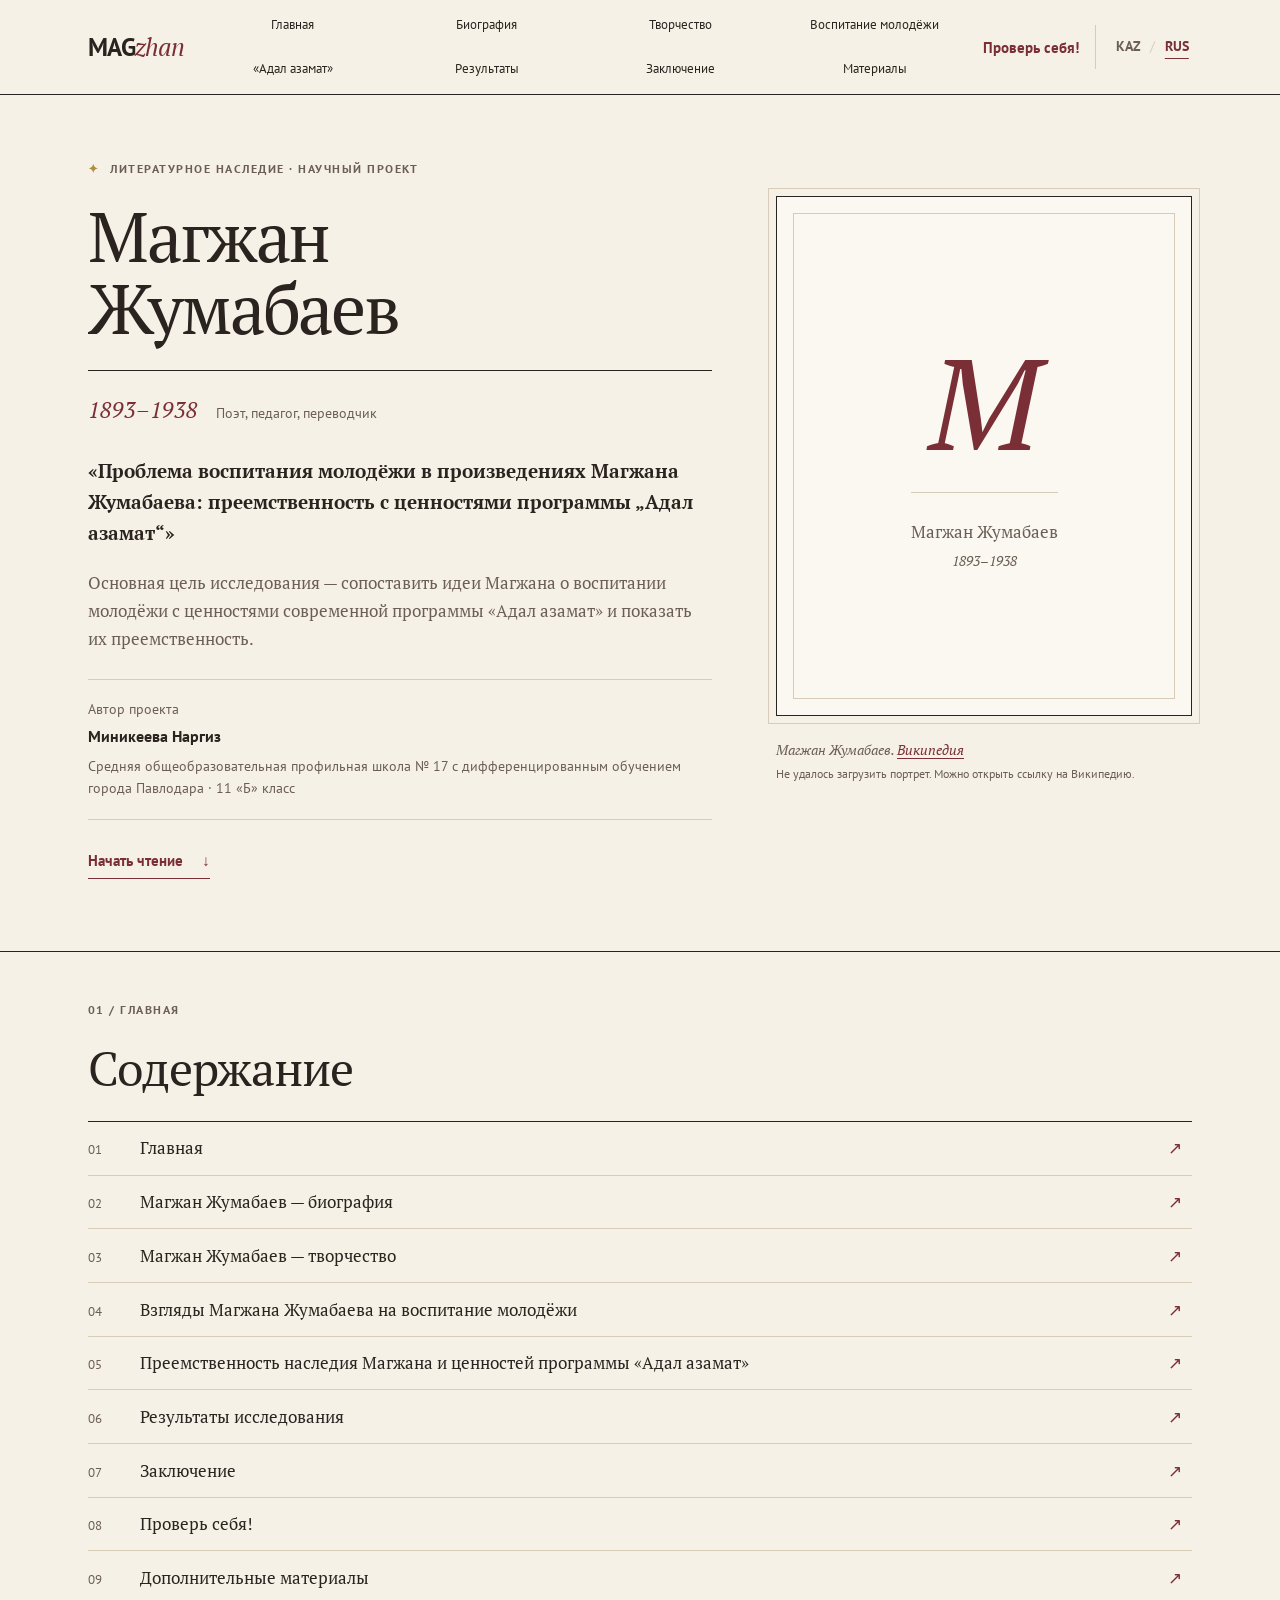
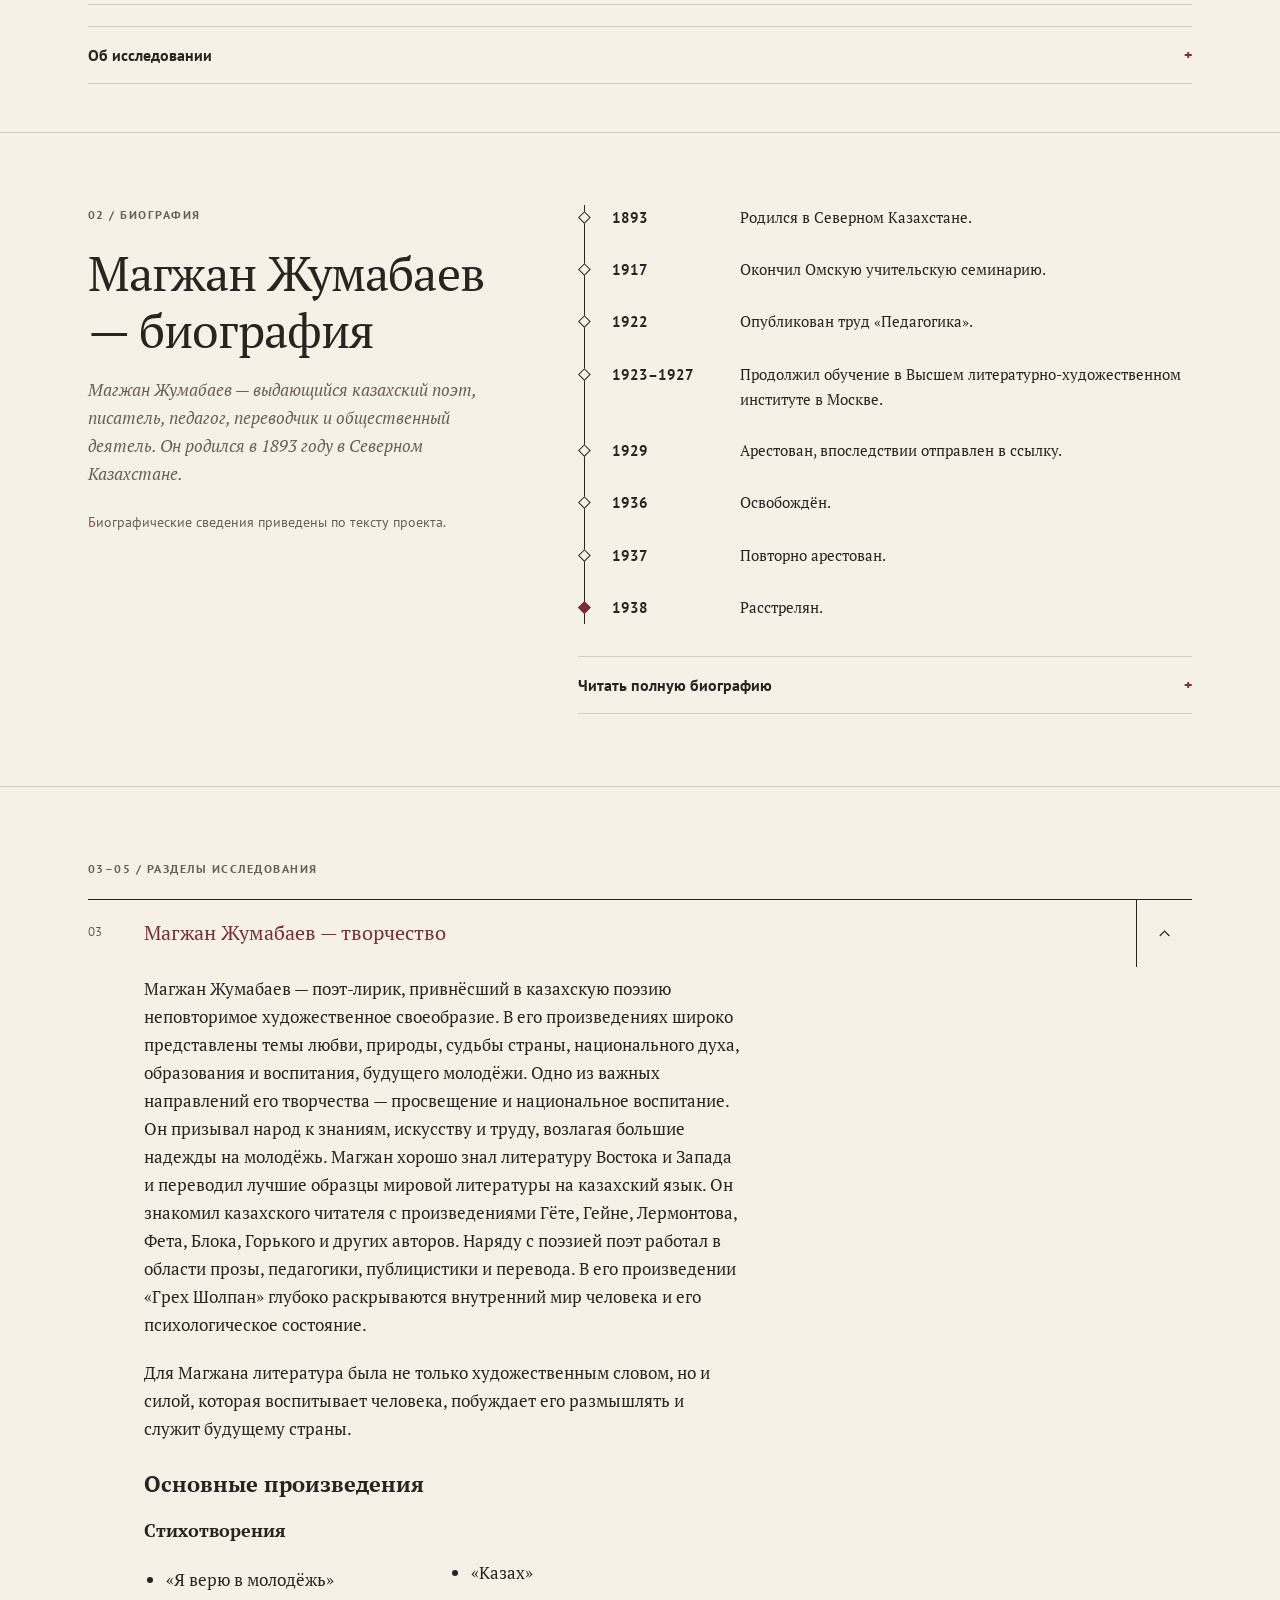
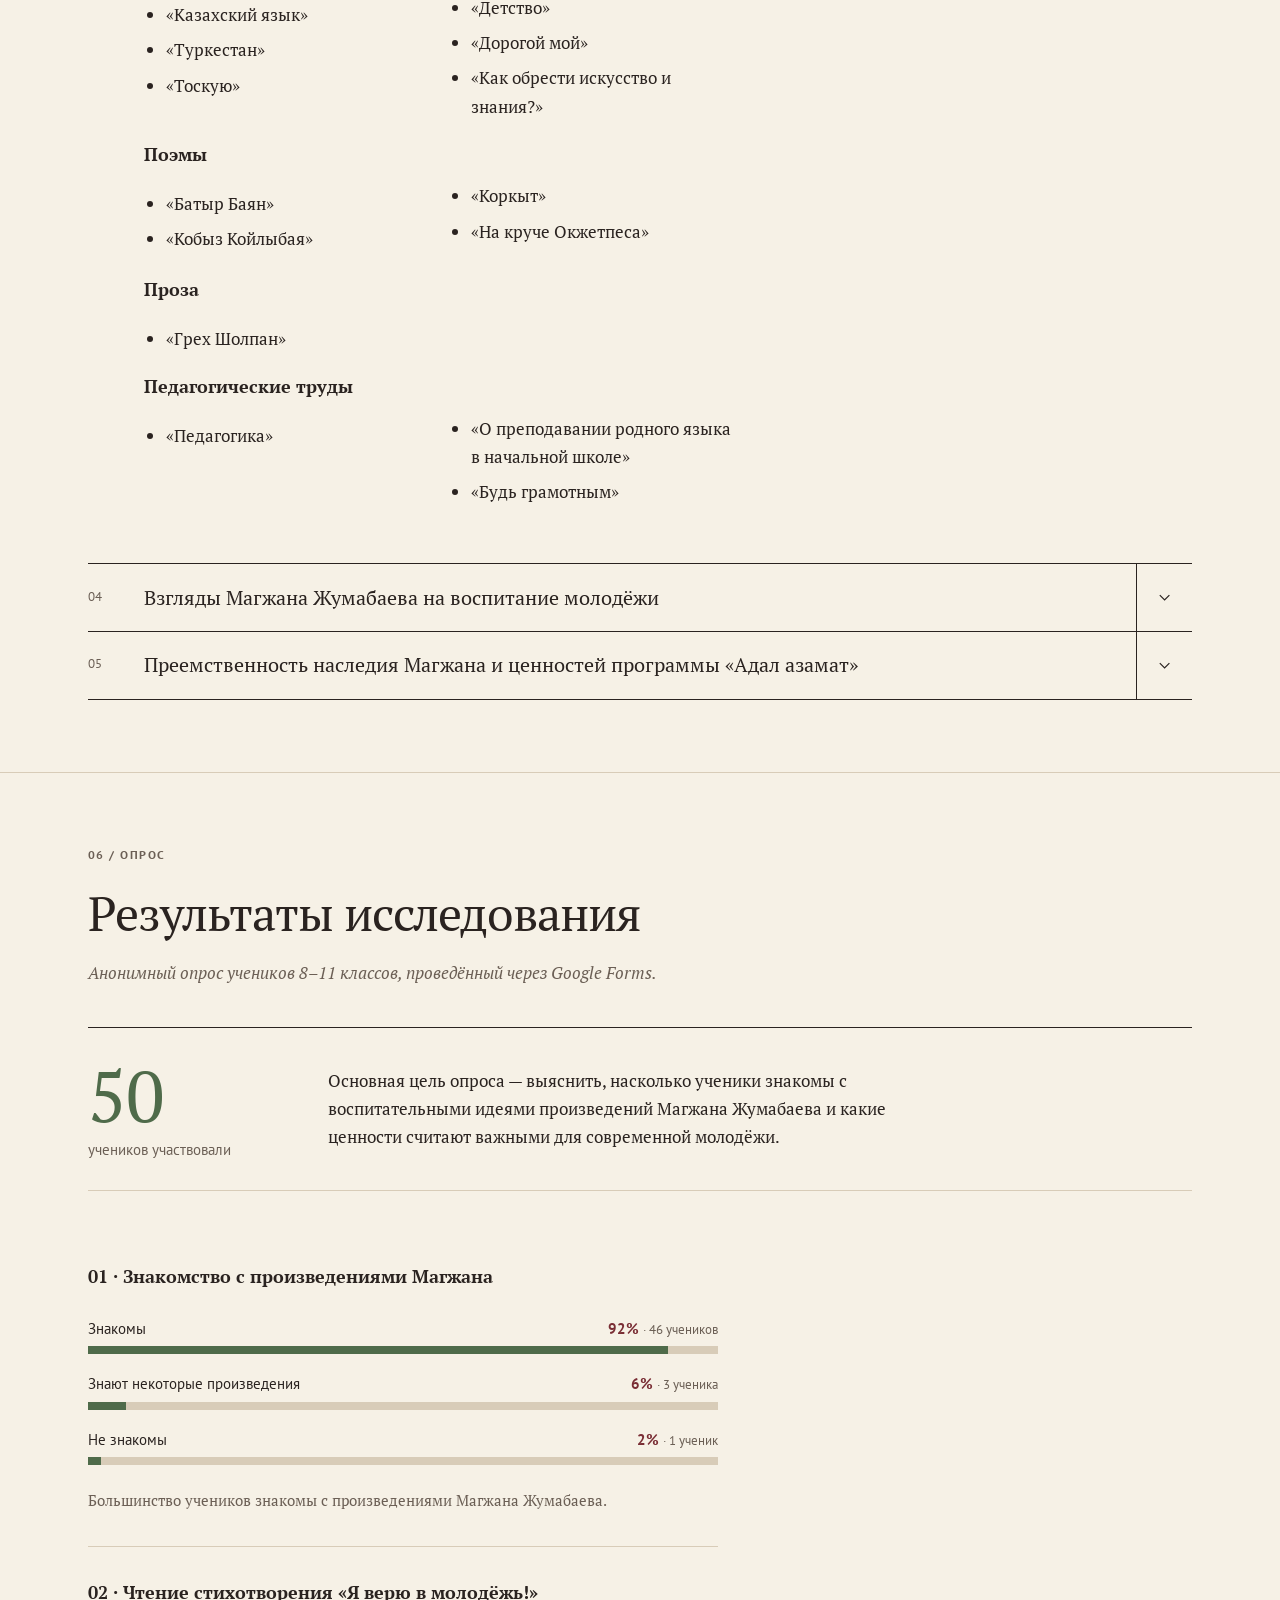
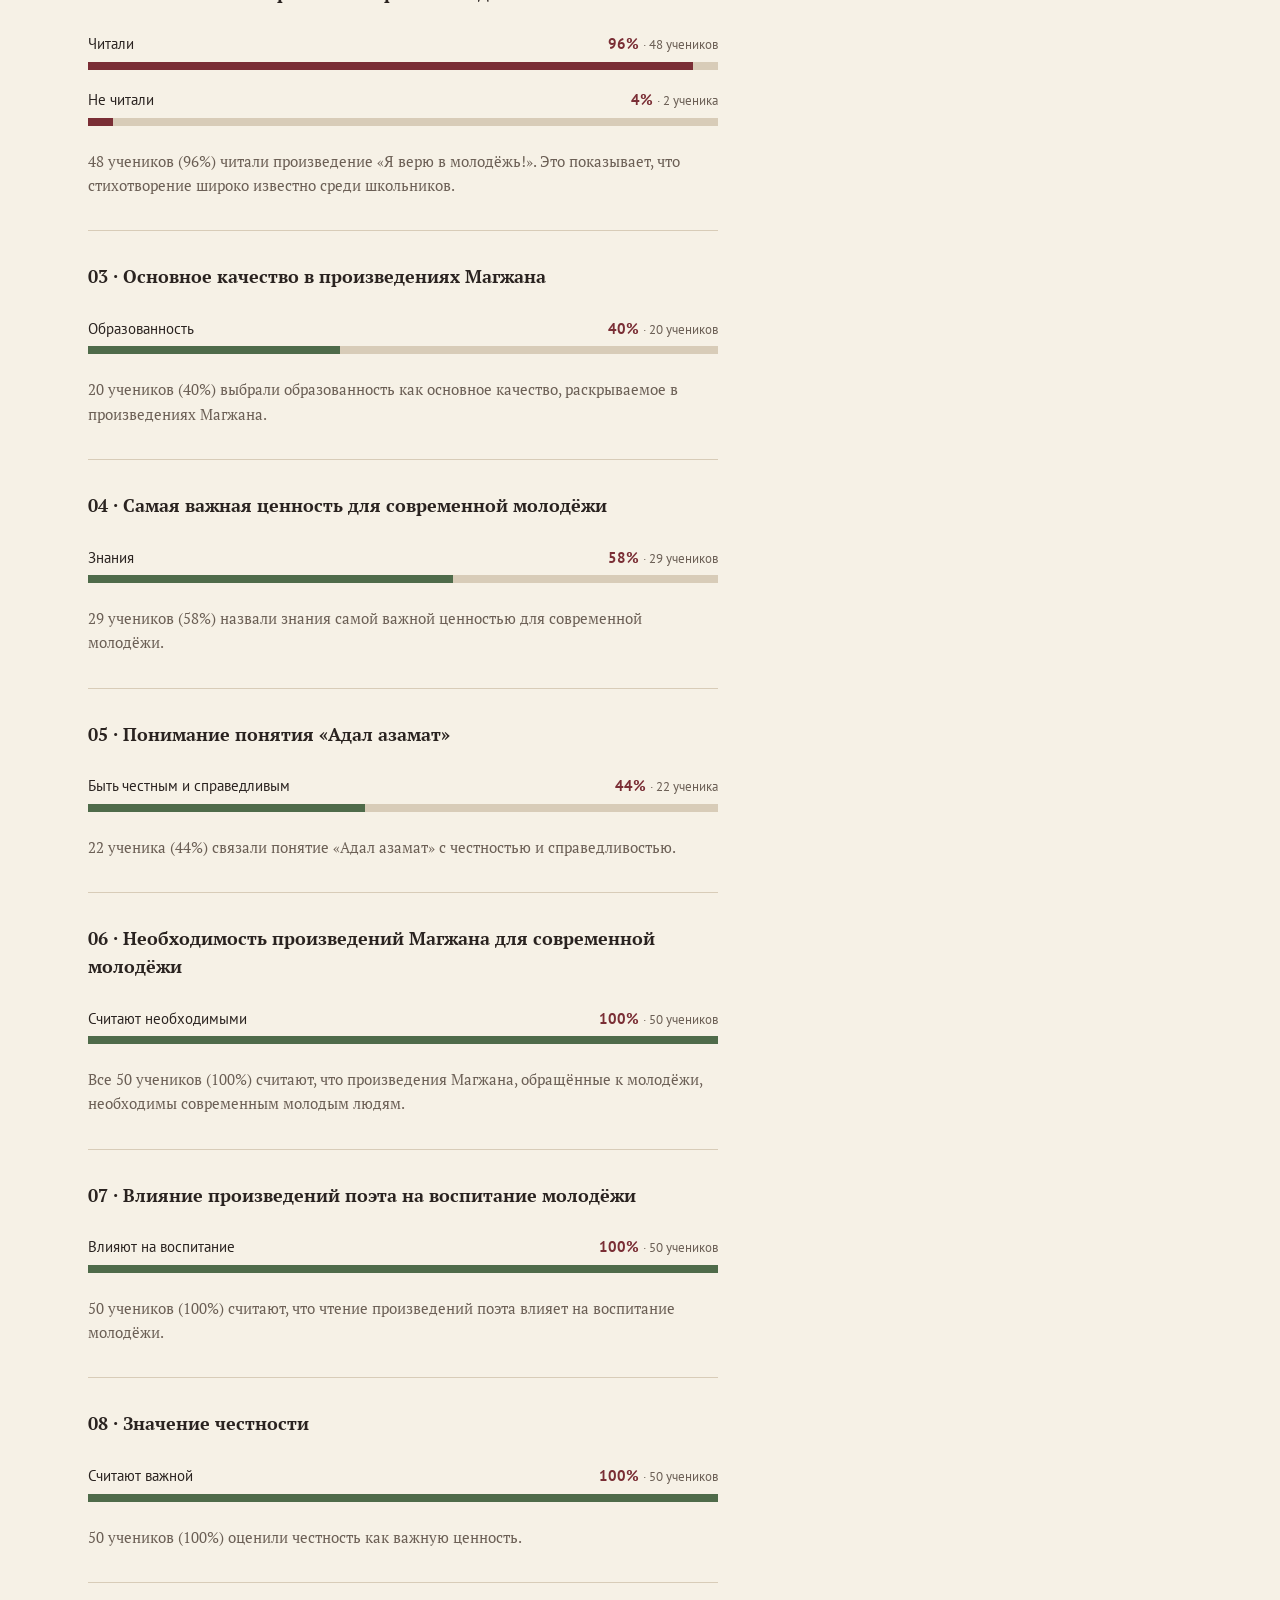
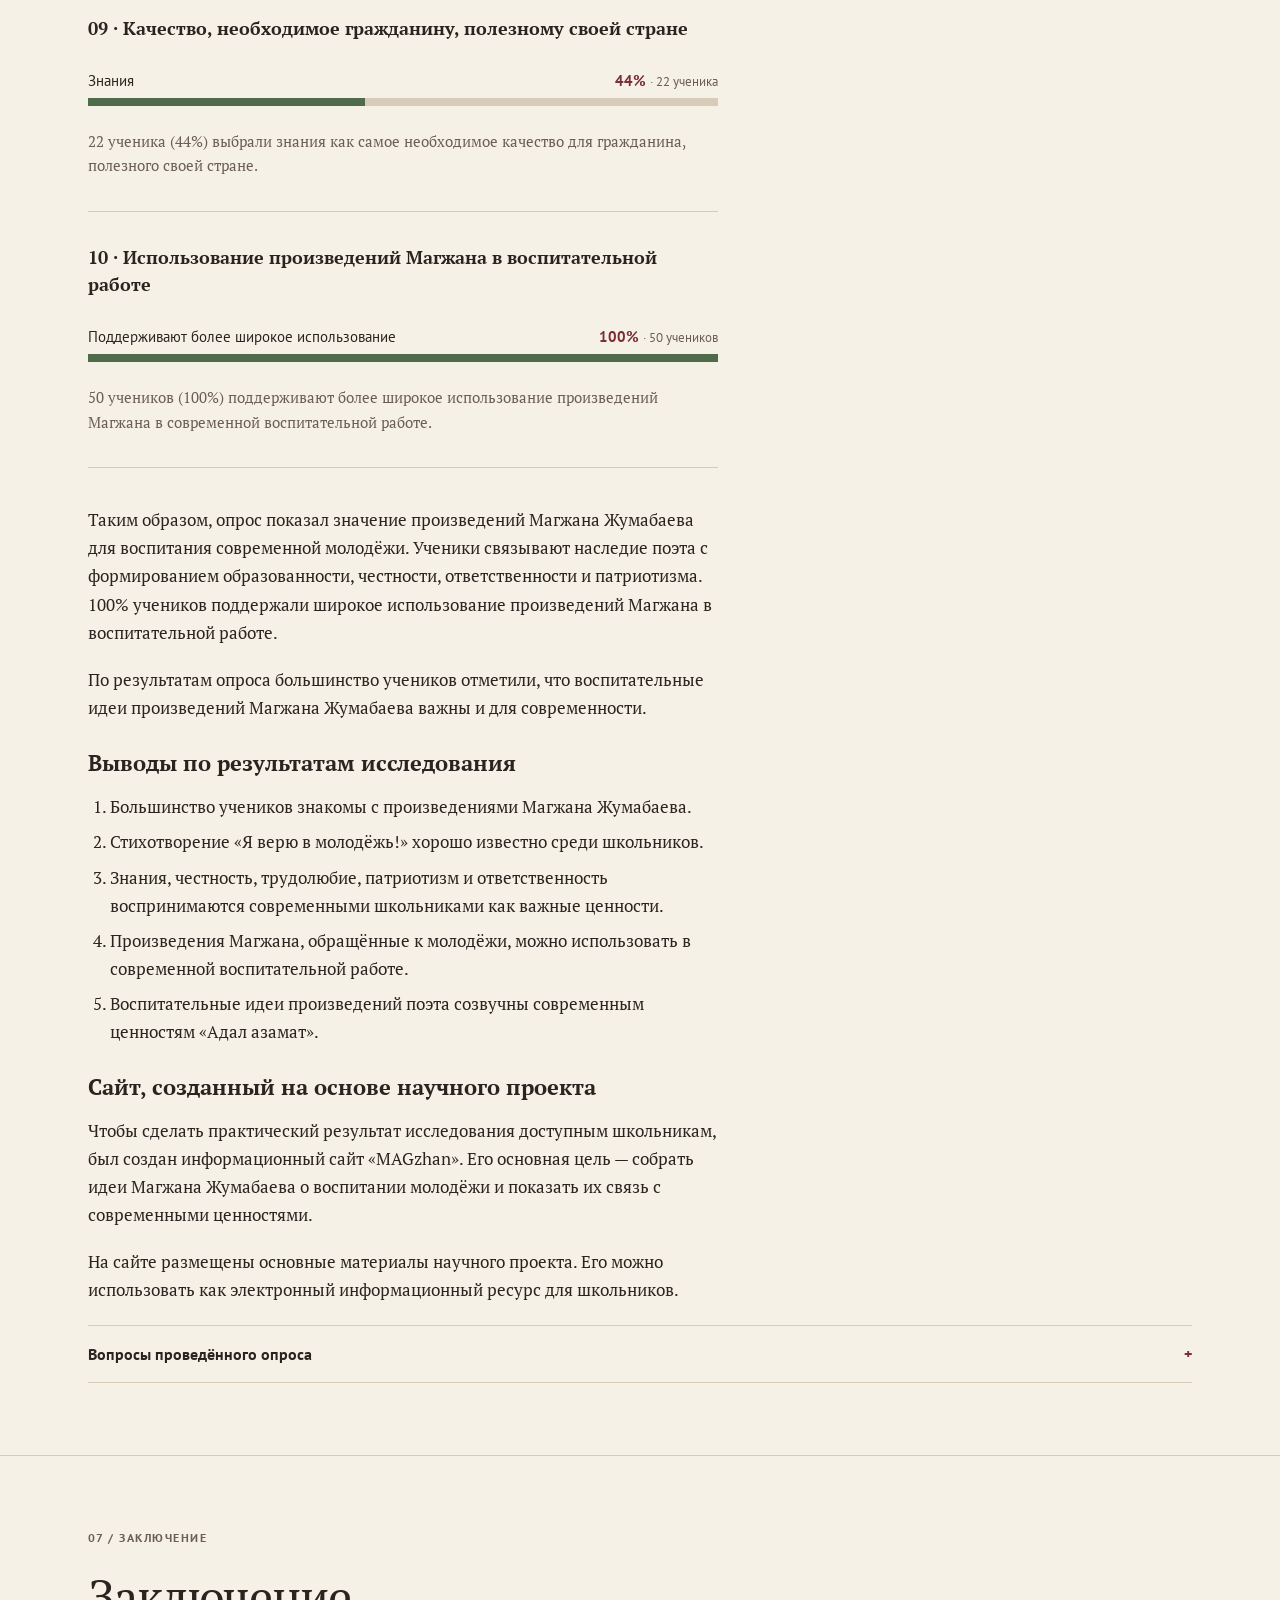
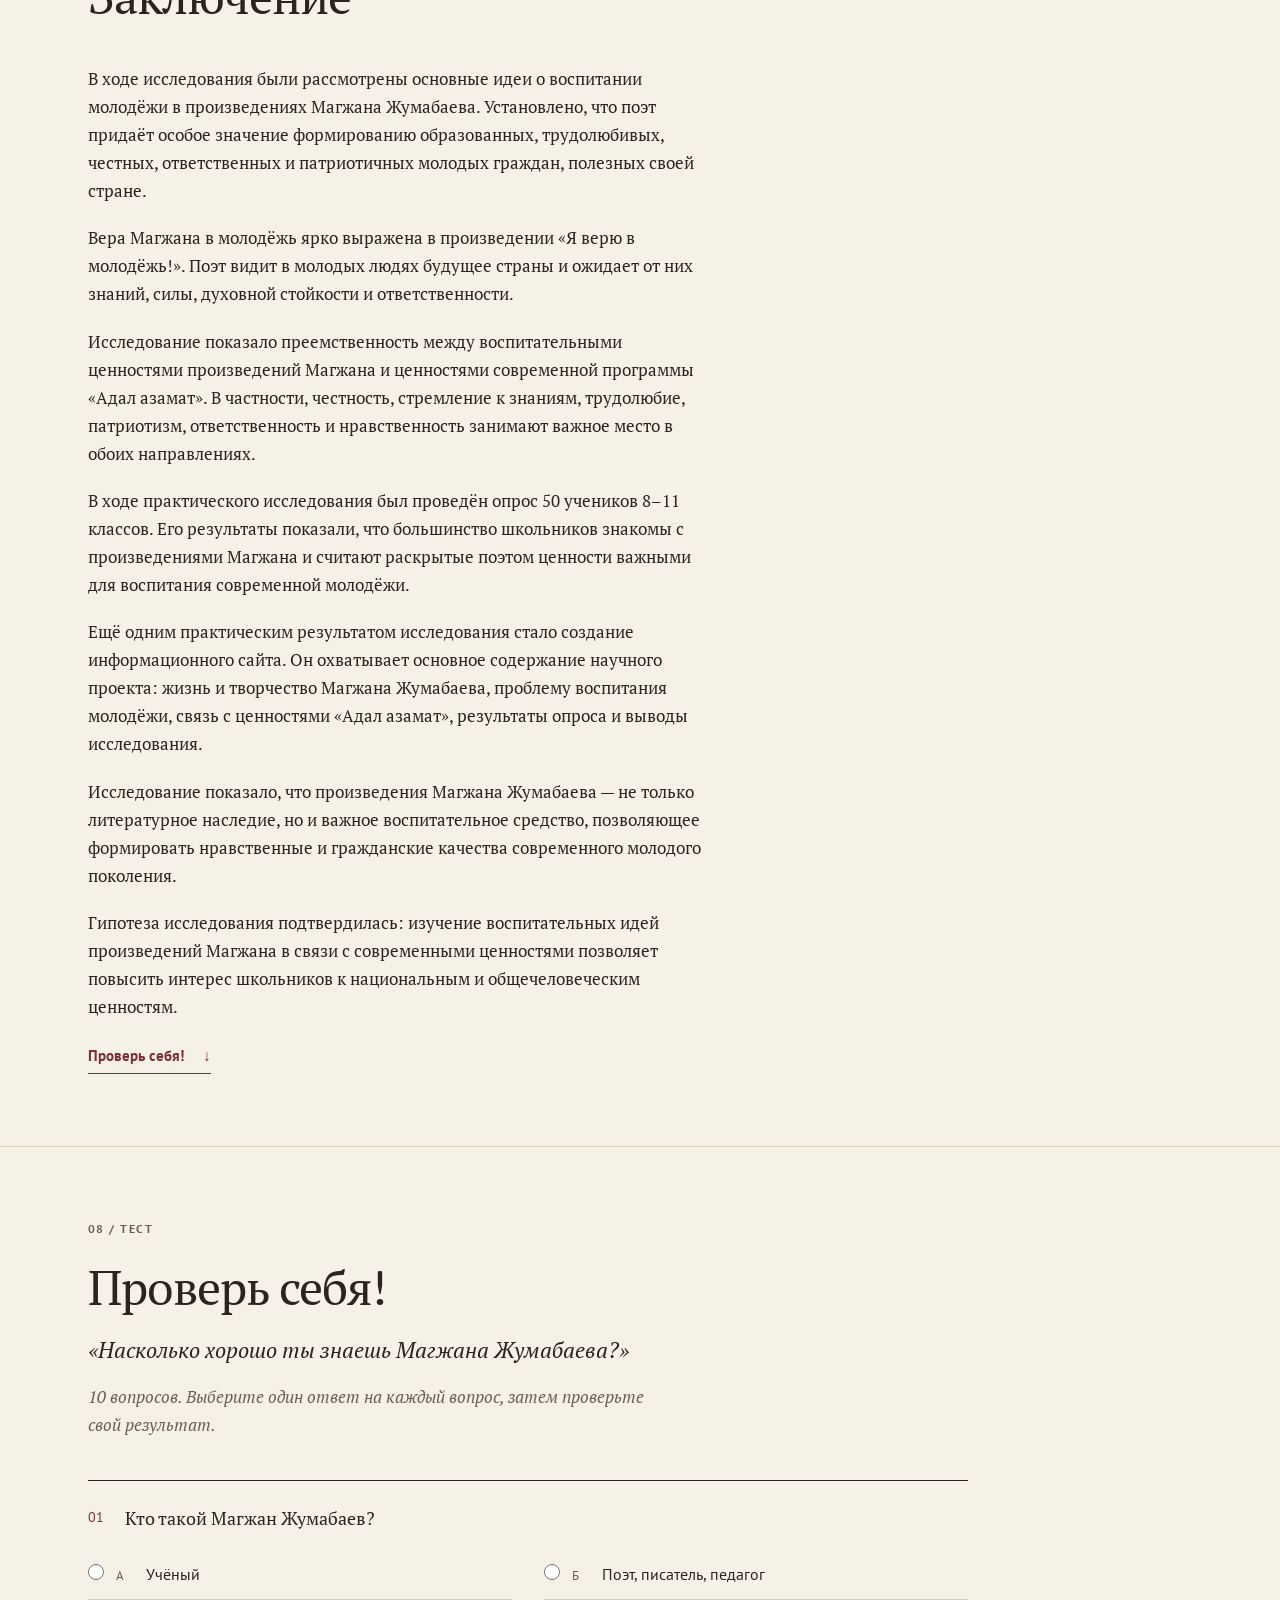
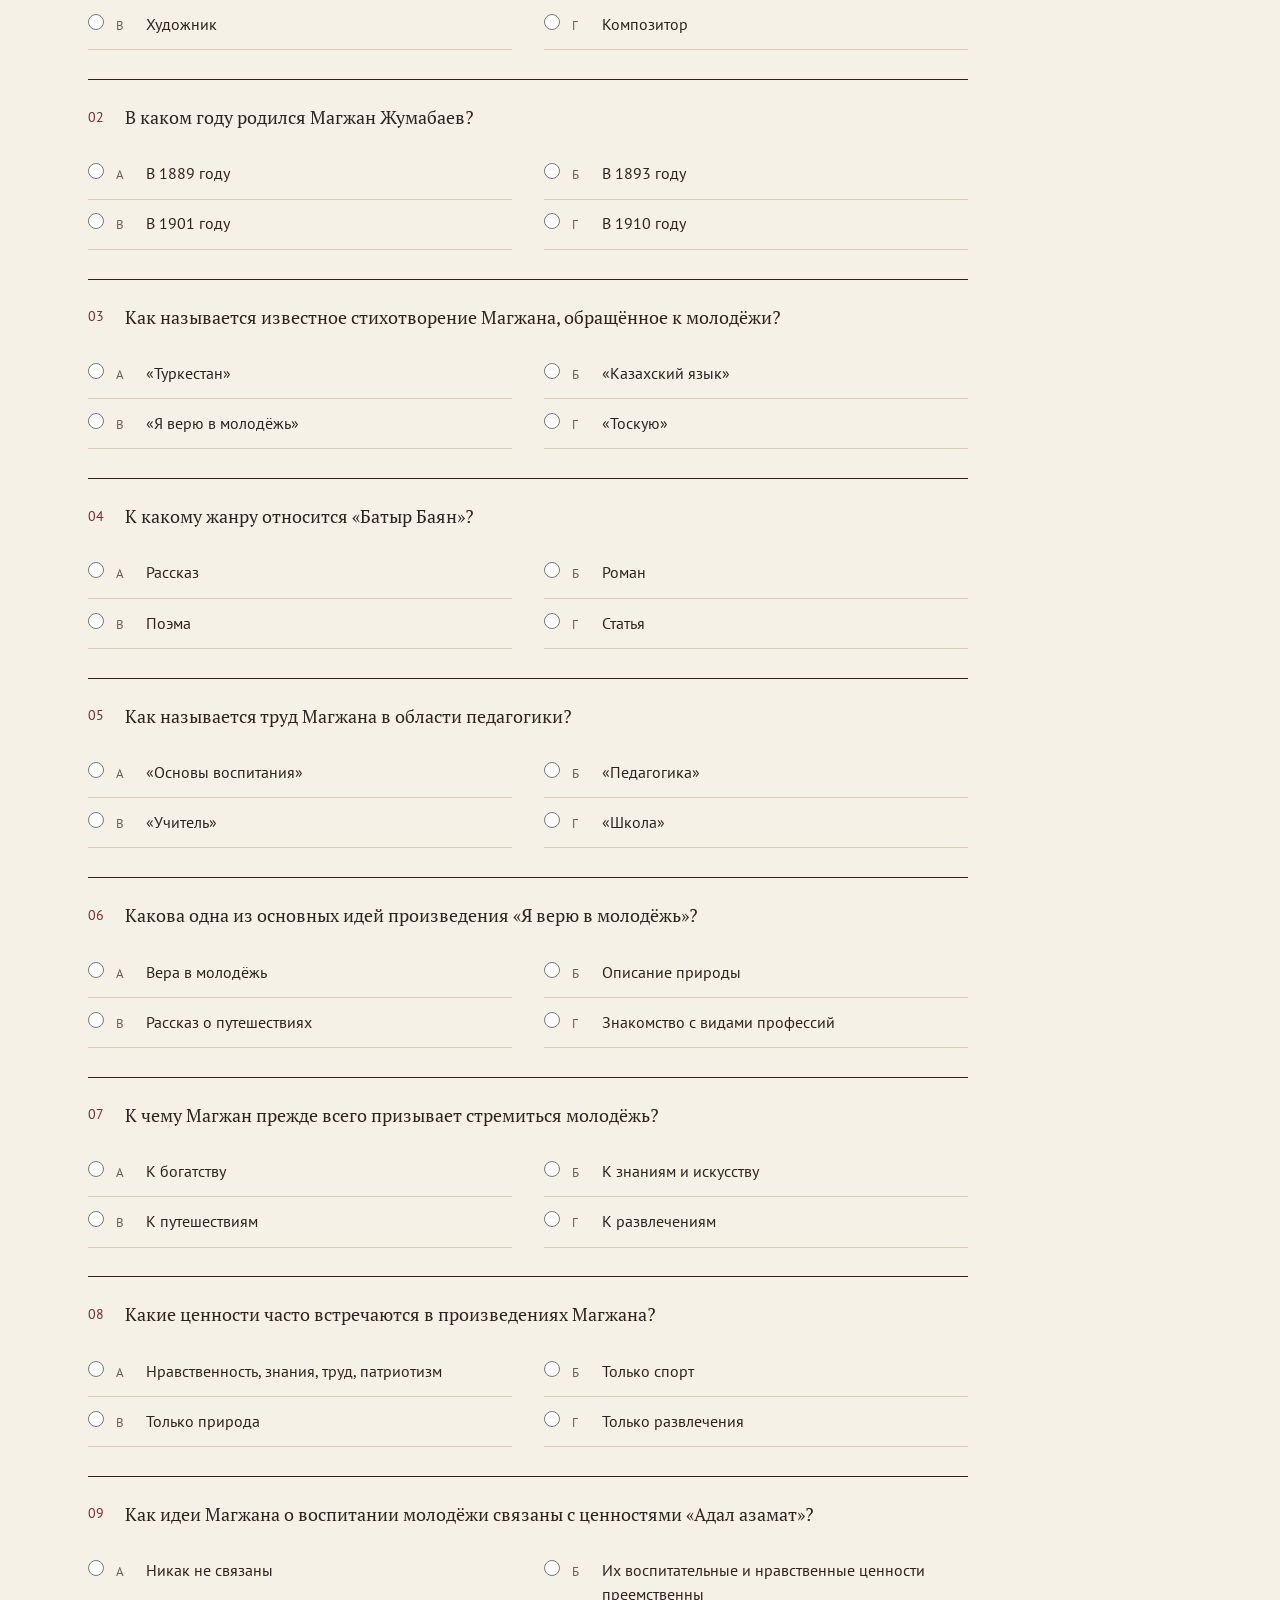
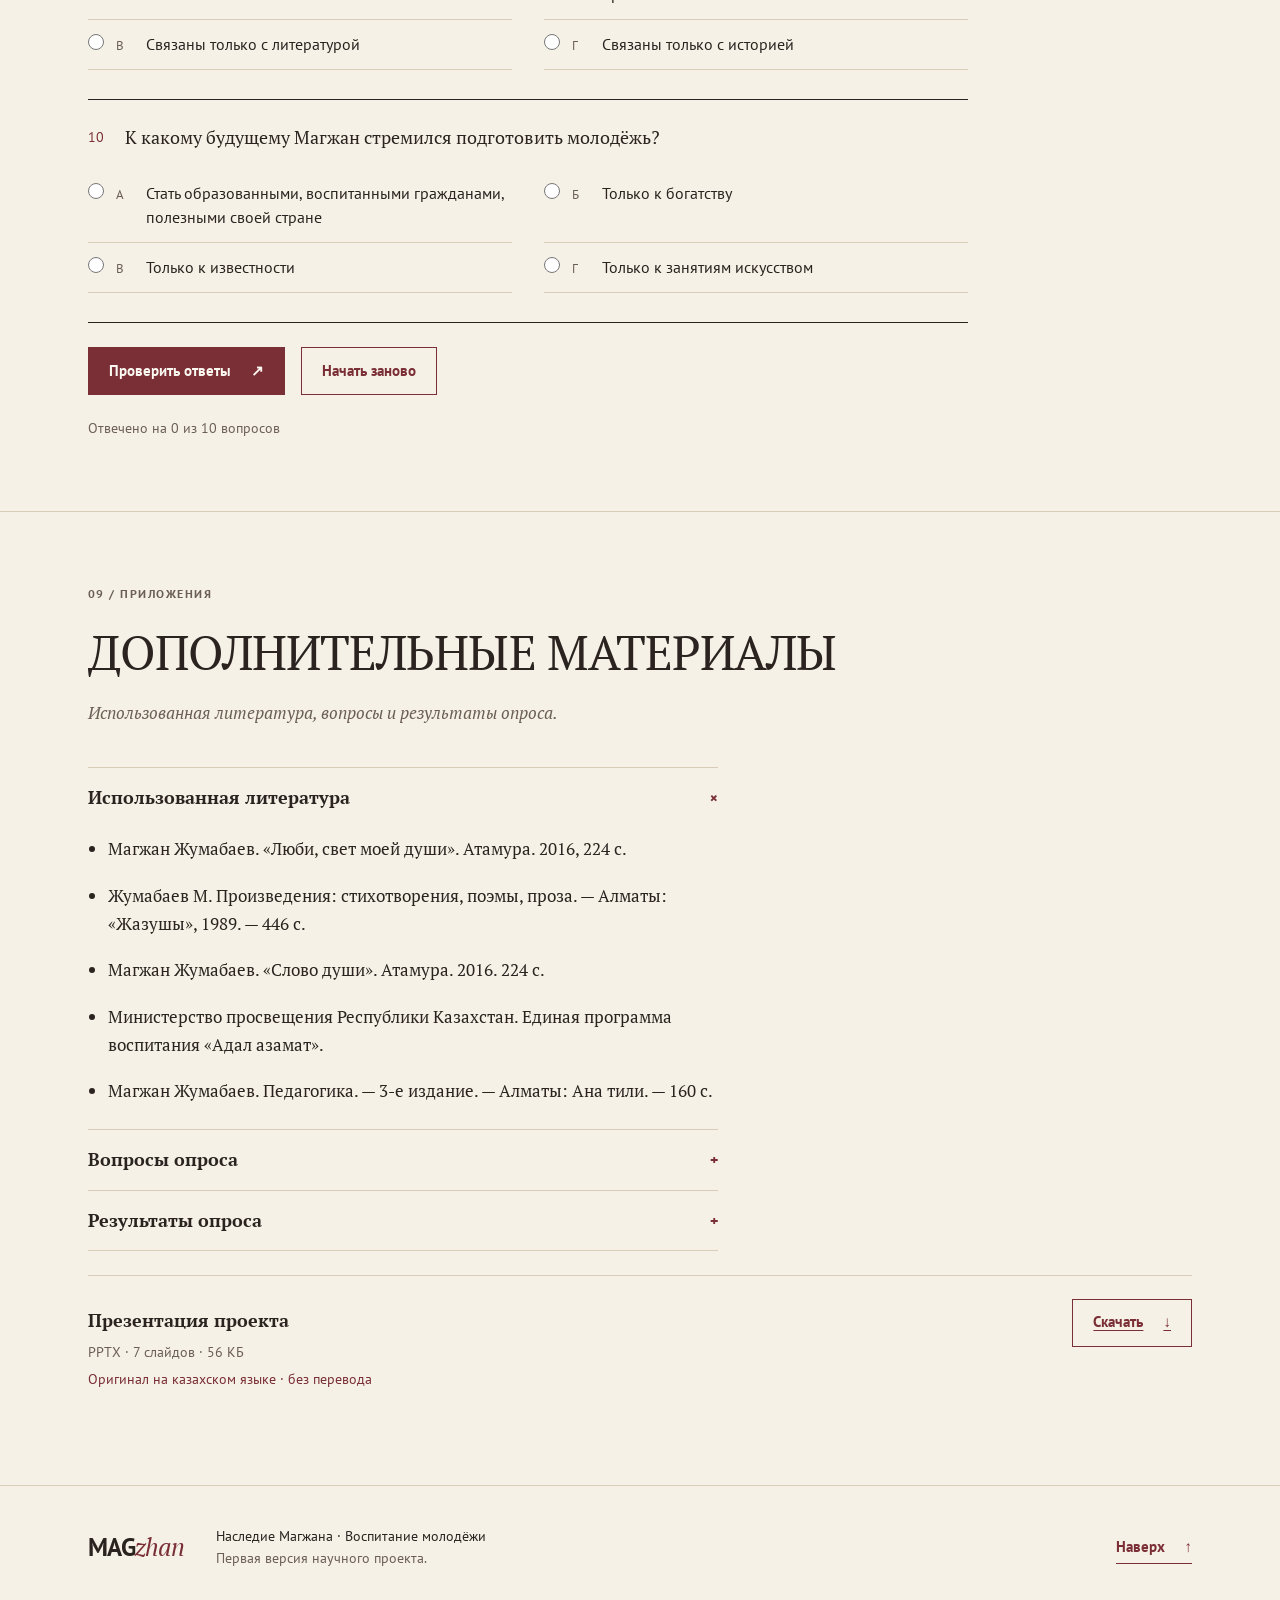
<file: ru.html>
<!DOCTYPE html>
<html lang="ru">
<head>
<meta charset="utf-8">
<meta name="viewport" content="width=device-width, initial-scale=1, viewport-fit=cover">
<meta name="color-scheme" content="light">
<meta name="description" content="Научный проект о воспитании молодёжи в произведениях Магжана Жумабаева и ценностях «Адал азамат».">
<title>MAGzhan — Наследие Магжана и воспитание молодёжи</title>
<link rel="preconnect" href="https://fonts.googleapis.com">
<link rel="preconnect" href="https://fonts.gstatic.com" crossorigin>
<link href="https://fonts.googleapis.com/css2?family=PT+Sans:wght@400;700&family=PT+Serif:ital,wght@0,400;0,700;1,400&display=swap" rel="stylesheet">
<link rel="alternate" hreflang="kk" href="index.html">
<link rel="alternate" hreflang="ru" href="ru.html">
<link rel="icon" href="favicon.svg" type="image/svg+xml">
<link rel="stylesheet" href="style.css">
<script src="main.js" defer></script>
<noscript><style>.pending .dl{display:none}.pending{grid-template-columns:1fr!important}.quiz-form{display:none}</style></noscript>
</head>
<body>
<!-- Языковая вычитка: 07.10.2026. Основной текст — материал заказчика с редакторскими исправлениями. TODO: финальное согласование казахского текста с преподавателем. -->
<a class="skip-link" href="#main">Перейти к основному содержанию</a>
<header class="site-header"><div class="wrap header-inner">
<a class="logo" href="#top" aria-label="MAGzhan — главная страница">MAG<span>zhan</span></a>
<nav class="main-nav" aria-label="Разделы проекта"><a href="#top" title="Главная" class="nav-secondary">Главная</a><a href="#bio" title="Магжан Жумабаев — биография">Биография</a><a href="#creativity" title="Магжан Жумабаев — творчество">Творчество</a><a href="#education" title="Взгляды Магжана Жумабаева на воспитание молодёжи">Воспитание молодёжи</a><a href="#values" title="Преемственность наследия Магжана и ценностей программы «Адал азамат»" class="nav-secondary">«Адал азамат»</a><a href="#results" title="Результаты исследования">Результаты</a><a href="#conclusion" title="Заключение" class="nav-secondary">Заключение</a><a href="#materials" title="Дополнительные материалы" class="nav-secondary">Материалы</a></nav>
<div class="header-actions"><a class="header-quiz" href="#quiz">Проверь себя!</a><div class="lang" role="group" aria-label="Язык сайта"><a href="index.html" data-lang="kk" lang="kk" hreflang="kk" aria-label="Казахский язык">KAZ</a><span aria-hidden="true">/</span><a href="ru.html" data-lang="ru" lang="ru" hreflang="ru" aria-label="Русский язык" aria-current="page">RUS</a></div></div>
</div></header>
<main id="main">
<section class="hero" id="top" aria-labelledby="hero-title"><div class="wrap hero-grid">
<div class="hero-copy"><p class="eyebrow"><span class="star" aria-hidden="true">✦</span> Литературное наследие · Научный проект</p>
<h1 id="hero-title">Магжан<br>Жумабаев</h1><p class="years">1893–1938 <span>Поэт, педагог, переводчик</span></p>
<p class="project-title">«Проблема воспитания молодёжи в произведениях Магжана Жумабаева: преемственность с ценностями программы „Адал азамат“»</p>
<p class="lead">Основная цель исследования — сопоставить идеи Магжана о воспитании молодёжи с ценностями современной программы «Адал азамат» и показать их преемственность.</p>
<!-- TODO: сверить официальное казахское название школы с заказчиком; собственные имена не переименовывать при языковой правке. --><p class="author"><span>Автор проекта</span><strong>Миникеева Наргиз</strong><span>Средняя общеобразовательная профильная школа № 17 с дифференцированным обучением города Павлодара · 11 «Б» класс</span></p>
<a class="text-link" href="#bio">Начать чтение <span aria-hidden="true">↓</span></a>
</div>
<figure class="portrait"><div class="frame" id="photoFrame"><div class="photo-placeholder" id="photoPh"><span class="portrait-initial" aria-hidden="true">М</span><p>Магжан Жумабаев<br><span>1893–1938</span></p></div></div><figcaption>Магжан Жумабаев. <a id="photoSource" href="https://kk.wikipedia.org/wiki/Мағжан_Бекенұлы_Жұмабаев" target="_blank" rel="noopener noreferrer">Википедия</a><span id="photoStatus" class="photo-status">Загрузка портрета…</span></figcaption></figure>
</div></section>
<section class="block contents-block" id="contents" aria-labelledby="contents-title"><div class="wrap"><div class="section-heading"><p class="eyebrow">01 / Главная</p><h2 id="contents-title">Содержание</h2></div><nav aria-label="Полный список разделов проекта"><ol class="contents-list"><li><a href="#top"><span class="contents-number" aria-hidden="true">01</span><span>Главная</span><span aria-hidden="true">↗</span></a></li><li><a href="#bio"><span class="contents-number" aria-hidden="true">02</span><span>Магжан Жумабаев — биография</span><span aria-hidden="true">↗</span></a></li><li><a href="#creativity"><span class="contents-number" aria-hidden="true">03</span><span>Магжан Жумабаев — творчество</span><span aria-hidden="true">↗</span></a></li><li><a href="#education"><span class="contents-number" aria-hidden="true">04</span><span>Взгляды Магжана Жумабаева на воспитание молодёжи</span><span aria-hidden="true">↗</span></a></li><li><a href="#values"><span class="contents-number" aria-hidden="true">05</span><span>Преемственность наследия Магжана и ценностей программы «Адал азамат»</span><span aria-hidden="true">↗</span></a></li><li><a href="#results"><span class="contents-number" aria-hidden="true">06</span><span>Результаты исследования</span><span aria-hidden="true">↗</span></a></li><li><a href="#conclusion"><span class="contents-number" aria-hidden="true">07</span><span>Заключение</span><span aria-hidden="true">↗</span></a></li><li><a href="#quiz"><span class="contents-number" aria-hidden="true">08</span><span>Проверь себя!</span><span aria-hidden="true">↗</span></a></li><li><a href="#materials"><span class="contents-number" aria-hidden="true">09</span><span>Дополнительные материалы</span><span aria-hidden="true">↗</span></a></li></ol></nav><details class="reading"><summary>Об исследовании <span aria-hidden="true">+</span></summary><div class="prose"><p>Исследование посвящено проблеме воспитания молодёжи в произведениях Магжана Жумабаева. В ходе работы были проанализированы произведения поэта, обращённые к молодёжи, и его педагогические взгляды. Выделены такие ценности, как стремление к знаниям, трудолюбие, нравственность, честность, ответственность и патриотизм.</p>
<p>Кроме того, среди учеников 8–11 классов был проведён опрос, позволивший изучить отношение современной молодёжи к этим ценностям. Результаты исследования показали, что воспитательные идеи Магжана важны и для современного общества.</p>
<p>По итогам исследования был создан этот информационный сайт, чтобы познакомить современных школьников с духовным наследием Магжана и объяснить его воспитательное значение.</p></div></details></div></section>
<section class="block" id="bio" aria-labelledby="bio-title"><div class="wrap bio-grid"><div class="section-heading"><p class="eyebrow">02 / Биография</p><h2 id="bio-title">Магжан Жумабаев — биография</h2><p class="sub">Магжан Жумабаев — выдающийся казахский поэт, писатель, педагог, переводчик и общественный деятель. Он родился в 1893 году в Северном Казахстане.</p><p class="small-note">Биографические сведения приведены по тексту проекта.</p></div><div><!-- TODO: проверить годы обучения и арестов по источникам. DOCX: семинария окончена в 1917; статьи Wikipedia: 1916. Согласовать с заказчиком перед финальной сдачей. Год реабилитации 1960/1961 не включён: в DOCX его нет. --><ol class="timeline"><li><span class="y">1893</span><p>Родился в Северном Казахстане.</p></li><li><span class="y">1917</span><p>Окончил Омскую учительскую семинарию.</p></li><li><span class="y">1922</span><p>Опубликован труд «Педагогика».</p></li><li><span class="y">1923–1927</span><p>Продолжил обучение в Высшем литературно-художественном институте в Москве.</p></li><li><span class="y">1929</span><p>Арестован, впоследствии отправлен в ссылку.</p></li><li><span class="y">1936</span><p>Освобождён.</p></li><li><span class="y">1937</span><p>Повторно арестован.</p></li><li><span class="y">1938</span><p>Расстрелян.</p></li></ol><details class="reading"><summary>Читать полную биографию <span aria-hidden="true">+</span></summary><div class="prose"><p>Магжан Жумабаев — выдающийся казахский поэт, писатель, педагог, переводчик и общественный деятель. Он родился в 1893 году в Северном Казахстане.</p>
<p>С ранних лет Магжан стремился к знаниям. Начальное образование он получил в ауле, затем учился в медресе в Кызылжаре и в медресе «Галия» в Уфе. Позже поступил в Омскую учительскую семинарию, которую окончил в 1917 году. Во время учёбы он знакомился не только с восточной, но и с русской и европейской литературой.</p>
<p>Магжан работал учителем и активно участвовал в народном просвещении. В 1922 году вышел его труд «Педагогика», внёсший значительный вклад в развитие педагогической мысли на казахском языке.</p>
<p>В 1923–1927 годах он продолжил обучение в Высшем литературно-художественном институте в Москве. В эти годы глубоко изучал русскую и западноевропейскую литературу.</p>
<p>За своё творчество и общественную деятельность Магжан неоднократно подвергался репрессиям. В 1929 году его арестовали и впоследствии отправили в ссылку. В 1936 году он был освобождён, но в 1937 году вновь арестован и в 1938 году расстрелян.</p>
<p>Впоследствии литературное наследие Магжана Жумабаева было возвращено народу, а его произведения стали одной из важнейших частей казахской литературы.</p></div></details></div></div></section>
<section class="block" id="themes" aria-label="Произведения Магжана и воспитание молодёжи"><div class="wrap"><p class="eyebrow">03–05 / Разделы исследования</p><div class="acc"><details id="creativity" open><summary><h2 class="chapter-heading"><span class="topic-number">03</span><span class="t">Магжан Жумабаев — творчество</span><span class="arrow"><svg viewBox="0 0 24 24" fill="none" stroke="currentColor" stroke-width="1.5" aria-hidden="true"><path d="m6 9 6 6 6-6"/></svg></span></h2></summary><div class="body prose"><p>Магжан Жумабаев — поэт-лирик, привнёсший в казахскую поэзию неповторимое художественное своеобразие. В его произведениях широко представлены темы любви, природы, судьбы страны, национального духа, образования и воспитания, будущего молодёжи. Одно из важных направлений его творчества — просвещение и национальное воспитание. Он призывал народ к знаниям, искусству и труду, возлагая большие надежды на молодёжь. Магжан хорошо знал литературу Востока и Запада и переводил лучшие образцы мировой литературы на казахский язык. Он знакомил казахского читателя с произведениями Гёте, Гейне, Лермонтова, Фета, Блока, Горького и других авторов. Наряду с поэзией поэт работал в области прозы, педагогики, публицистики и перевода. В его произведении «Грех Шолпан» глубоко раскрываются внутренний мир человека и его психологическое состояние.</p>
<p>Для Магжана литература была не только художественным словом, но и силой, которая воспитывает человека, побуждает его размышлять и служит будущему страны.</p><h3 id="works">Основные произведения</h3><h4>Стихотворения</h4><ul class="works"><li>«Я верю в молодёжь»</li><li>«Казахский язык»</li><li>«Туркестан»</li><li>«Тоскую»</li><li>«Казах»</li><li>«Детство»</li><li>«Дорогой мой»</li><li>«Как обрести искусство и знания?»</li></ul><h4>Поэмы</h4><ul class="works"><li>«Батыр Баян»</li><li>«Кобыз Койлыбая»</li><li>«Коркыт»</li><li>«На круче Окжетпеса»</li></ul><h4>Проза</h4><ul class="works"><li>«Грех Шолпан»</li></ul><h4>Педагогические труды</h4><ul class="works"><li>«Педагогика»</li><li>«О преподавании родного языка в начальной школе»</li><li>«Будь грамотным»</li></ul></div></details><details id="education"><summary><h2 class="chapter-heading"><span class="topic-number">04</span><span class="t">Взгляды Магжана Жумабаева на воспитание молодёжи</span><span class="arrow"><svg viewBox="0 0 24 24" fill="none" stroke="currentColor" stroke-width="1.5" aria-hidden="true"><path d="m6 9 6 6 6-6"/></svg></span></h2></summary><div class="body prose"><p>Взгляды Магжана Жумабаева на воспитание молодёжи широко отражены в его поэзии. Поэт воспринимал молодёжь не просто как поколение учащихся, а как людей, определяющих будущее нации и отвечающих за судьбу страны. В его стихотворениях знания, труд, патриотизм, мужество, единство и духовная чистота выступают основными направлениями воспитания молодёжи.</p>
<p>В этом отношении особое воспитательное значение имеет стихотворение «Я верю в молодёжь!». Магжан видит в молодых людях стойкость, волю, чувство достоинства и национальный дух. Поэт пишет:</p><!-- Цитаты предоставлены заказчиком. TODO: сверить с изданием и добавить библиографическую ссылку. --><blockquote><p>Грозные, словно львы,<br>Могучие, словно тигры,<br>С сильными крыльями, словно орлы, —<br>Я верю в молодёжь!</p><cite>Магжан Жумабаев · «Я верю в молодёжь!»</cite></blockquote><p>Так поэт образно описывает личные качества молодых людей. Образы льва, тигра и орла символизируют смелость, силу и стремление к высоким целям. Через них поэт призывает молодое поколение не поддаваться слабости и служить своей стране.</p>
<p>Строки стихотворения:</p><blockquote class="short-quote"><p>В их глазах играет огонь,<br>В их словах пылает пламя</p><cite>«Я верю в молодёжь!»</cite></blockquote><p>также передают внутреннюю волю и духовную силу молодёжи. Для поэта настоящий молодой гражданин должен обладать целью, верой и стремлением к действию. Поэтому это произведение важно и для современного воспитания молодёжи.</p>
<p>В стихотворении «Казахский язык» Магжан связывает национальное воспитание с языком. Поэт считает родной язык важной ценностью, сохраняющей духовную самобытность народа. Показывая историю, силу и красоту казахского языка, он призывает молодое поколение уважать родной язык и беречь национальную культуру. Следовательно, в понимании поэта воспитание не ограничивается формированием характера отдельного человека: оно включает развитие национального сознания и исторической памяти.</p>
<p>Идея приобщения молодёжи к знаниям и поиску перекликается и с духовно-идейными установками таких произведений Магжана, как «Пророк». В творчестве поэта встречаются мысли, призывающие человека к духовному возвышению, сохранению совести и стремлению к добру. Это показывает, что он понимал воспитание не только как внешнюю дисциплину, но и как процесс формирования внутреннего мира человека.</p>
<p>Кроме того, любовь к Родине в произведениях Магжана выступает важной частью воспитания молодёжи. Для поэта любить свою страну — не только испытывать привязанность к родной земле. Это также заботиться о будущем страны, служить народу и направлять знания и силы на благо государства. Особенно ярко эта идея проявляется в произведениях о судьбе страны и национальной самобытности.</p>
<p>Стихотворение «Туркестан» также раскрывает значение исторического просвещения молодого поколения. Поэт изображает Туркестан духовным и историческим центром тюркских народов, формируя уважение к прошлому. Напоминая об исторических личностях и событиях, он побуждает молодёжь узнавать свои исторические корни и уважать наследие предков.</p>
<p>На основе анализа этих произведений взгляды Магжана Жумабаева на воспитание молодёжи можно разделить на несколько основных направлений:</p><div class="table-scroll" role="region" aria-label="Направления воспитания" tabindex="0"><table><caption>Направления воспитания</caption><thead><tr><th scope="col">Направление воспитания</th><th scope="col">Отражение в произведениях Магжана Жумабаева</th></tr></thead><tbody><tr><th scope="row">Патриотическое воспитание</th><td>Призыв к молодёжи служить своей стране и родной земле</td></tr><tr><th scope="row">Духовное воспитание</th><td>Высокая оценка совести, нравственности и внутренней чистоты</td></tr><tr><th scope="row">Воспитание трудолюбия и воли</th><td>Призыв к молодёжи быть деятельной и решительной</td></tr><tr><th scope="row">Приобщение к знаниям</th><td>Стремление видеть молодых людей ищущими и образованными гражданами</td></tr><tr><th scope="row">Национальное воспитание</th><td>Уважение к родному языку, национальной культуре и истории</td></tr><tr><th scope="row">Историческое воспитание</th><td>Формирование исторического сознания через Туркестан и историю тюркских народов</td></tr></tbody></table></div><p>Для поэта воспитанный молодой человек — не только образованный, но и любящий свой народ, ответственно относящийся к будущему страны, обладающий достоинством, волей и высоким духом. Вера Магжана в молодёжь получает особенно яркое художественное выражение в стихотворении «Я верю в молодёжь!» и созвучна его педагогическим взглядам.</p>
<p>Таким образом, в произведениях Магжана Жумабаева воспитание молодёжи тесно связано со знаниями, патриотизмом, нравственностью, национальным сознанием и силой воли. Поэт считает молодёжь будущим страны и призывает её становиться образованными, духовно сильными гражданами, обладающими чувством достоинства и служащими своему народу.</p></div></details><details id="values"><summary><h2 class="chapter-heading"><span class="topic-number">05</span><span class="t">Преемственность наследия Магжана и ценностей программы «Адал азамат»</span><span class="arrow"><svg viewBox="0 0 24 24" fill="none" stroke="currentColor" stroke-width="1.5" aria-hidden="true"><path d="m6 9 6 6 6-6"/></svg></span></h2></summary><div class="body prose"><p>Между воспитательными идеями творческого наследия Магжана Жумабаева и современными ценностями «Адал азамат» существует явная преемственность. Качества, которые поэт хотел видеть в молодёжи в начале XX века, не утратили значения и сегодня. Для Магжана молодое поколение должно было быть образованным, сильным, достойным, патриотичным и полезным своему народу.</p>
<p>Эта идея прежде всего отражена в стихотворении «Я верю в молодёжь!». Поэт пишет:</p><blockquote><p>Грозные, словно львы,<br>Могучие, словно тигры,<br>С сильными крыльями, словно орлы, —<br>Я верю в молодёжь!</p><cite>Магжан Жумабаев · «Я верю в молодёжь!»</cite></blockquote><p>Так он изображает молодых людей сильными и волевыми личностями. Эти строки созвучны ответственности, активности, служению стране и целеустремлённости — ценностям современного понятия «Адал азамат».</p>
<p>Идея патриотизма в произведениях Магжана также тесно связана с воспитанием в духе «Адал азамат». Поэт связывает будущее молодёжи с будущим страны и желает, чтобы её знания, силы и воля были направлены на благо народа. С этой точки зрения вера Магжана в молодёжь — художественный образец воспитания гражданской ответственности.</p>
<p>Уважение к национальному языку в стихотворении «Казахский язык» перекликается с современными национальными ценностями. Поэт воспринимает родной язык как духовное богатство народа. Эта идея показывает важность воспитания уважения к казахскому языку, сохранения национальной культуры и традиций.</p>
<p>В стихотворении «Туркестан» поэт обращается к историческому наследию и родной земле. Представляя Туркестан как исторический центр тюркского мира, Магжан способствует формированию исторического сознания молодого поколения. Это созвучно необходимости для современного гражданина знать историю своего народа, уважать национальное наследие и ответственно относиться к прошлому и будущему страны.</p>
<p>В педагогических взглядах Магжана важное место занимает всестороннее воспитание личности. По его мнению, воспитание должно формировать не только ум человека, но и его характер, чувства, волю и духовный мир. Это созвучно цели современной идеи «Адал азамат» — формированию образованной и высоконравственной личности.</p>
<p>Эту преемственность можно увидеть в таблице ниже.</p><div class="table-scroll" role="region" aria-label="Наследие Магжана и современные ценности" tabindex="0"><table><caption>Наследие Магжана и современные ценности</caption><thead><tr><th scope="col">Идея в произведениях Магжана</th><th scope="col">Современная ценность</th><th scope="col">Преемственность</th></tr></thead><tbody><tr><th scope="row">Стремление к знаниям</th><td>Знания и поиск</td><td>Непрерывное обучение молодёжи</td></tr><tr><th scope="row">Служение стране</th><td>Патриотизм</td><td>Польза обществу и стране</td></tr><tr><th scope="row">Честность</th><td>Быть честным гражданином</td><td>Сохранение искренности и справедливости</td></tr><tr><th scope="row">Труд</th><td>Трудолюбие</td><td>Понимание того, что труд приводит к результату</td></tr><tr><th scope="row">Уважение к человеку</th><td>Нравственность</td><td>Уважение к другим и проявление доброты</td></tr><tr><th scope="row">Ответственность</th><td>Гражданская ответственность</td><td>Ответственность за результаты своих поступков</td></tr><tr><th scope="row">Национальный дух</th><td>Уважение к национальным ценностям</td><td>Признание ценности языка, истории и культуры</td></tr></tbody></table></div><p>Таким образом, воспитательные идеи произведений Магжана Жумабаева и современные ценности «Адал азамат» содержательно взаимосвязаны. Призывы поэта к молодёжи любить свою страну, учиться, быть сильной и служить народу созвучны воспитанию честного, ответственного и патриотичного гражданина в современном обществе.</p></div></details></div></div></section>
<section class="block" id="results" aria-labelledby="results-title"><div class="wrap"><div class="section-heading"><p class="eyebrow">06 / Опрос</p><h2 id="results-title">Результаты исследования</h2><p class="sub">Анонимный опрос учеников 8–11 классов, проведённый через Google Forms.</p></div><div class="survey-intro"><p class="sample"><strong>50</strong><span>учеников участвовали</span></p><p class="prose">Основная цель опроса — выяснить, насколько ученики знакомы с воспитательными идеями произведений Магжана Жумабаева и какие ценности считают важными для современной молодёжи.</p></div><figure class="chart"><figcaption>01 · Знакомство с произведениями Магжана</figcaption><ul class="chart-rows"><li><div class="chart-label"><span>Знакомы</span><span class="chart-value">92% <small>· 46 учеников</small></span></div><div class="chart-track" aria-hidden="true"><span style="--value:92%"></span></div></li><li><div class="chart-label"><span>Знают некоторые произведения</span><span class="chart-value">6% <small>· 3 ученика</small></span></div><div class="chart-track" aria-hidden="true"><span style="--value:6%"></span></div></li><li><div class="chart-label"><span>Не знакомы</span><span class="chart-value">2% <small>· 1 ученик</small></span></div><div class="chart-track" aria-hidden="true"><span style="--value:2%"></span></div></li></ul><p class="chart-note">Большинство учеников знакомы с произведениями Магжана Жумабаева.</p></figure>
<figure class="chart"><figcaption>02 · Чтение стихотворения «Я верю в молодёжь!»</figcaption><ul class="chart-rows"><li><div class="chart-label"><span>Читали</span><span class="chart-value">96% <small>· 48 учеников</small></span></div><div class="chart-track" aria-hidden="true"><span style="--value:96%"></span></div></li><li><div class="chart-label"><span>Не читали</span><span class="chart-value">4% <small>· 2 ученика</small></span></div><div class="chart-track" aria-hidden="true"><span style="--value:4%"></span></div></li></ul><p class="chart-note">48 учеников (96%) читали произведение «Я верю в молодёжь!». Это показывает, что стихотворение широко известно среди школьников.</p></figure>
<figure class="chart"><figcaption>03 · Основное качество в произведениях Магжана</figcaption><ul class="chart-rows"><li><div class="chart-label"><span>Образованность</span><span class="chart-value">40% <small>· 20 учеников</small></span></div><div class="chart-track" aria-hidden="true"><span style="--value:40%"></span></div></li></ul><p class="chart-note">20 учеников (40%) выбрали образованность как основное качество, раскрываемое в произведениях Магжана.</p></figure>
<figure class="chart"><figcaption>04 · Самая важная ценность для современной молодёжи</figcaption><ul class="chart-rows"><li><div class="chart-label"><span>Знания</span><span class="chart-value">58% <small>· 29 учеников</small></span></div><div class="chart-track" aria-hidden="true"><span style="--value:58%"></span></div></li></ul><p class="chart-note">29 учеников (58%) назвали знания самой важной ценностью для современной молодёжи.</p></figure>
<figure class="chart"><figcaption>05 · Понимание понятия «Адал азамат»</figcaption><ul class="chart-rows"><li><div class="chart-label"><span>Быть честным и справедливым</span><span class="chart-value">44% <small>· 22 ученика</small></span></div><div class="chart-track" aria-hidden="true"><span style="--value:44%"></span></div></li></ul><p class="chart-note">22 ученика (44%) связали понятие «Адал азамат» с честностью и справедливостью.</p></figure>
<figure class="chart"><figcaption>06 · Необходимость произведений Магжана для современной молодёжи</figcaption><ul class="chart-rows"><li><div class="chart-label"><span>Считают необходимыми</span><span class="chart-value">100% <small>· 50 учеников</small></span></div><div class="chart-track" aria-hidden="true"><span style="--value:100%"></span></div></li></ul><p class="chart-note">Все 50 учеников (100%) считают, что произведения Магжана, обращённые к молодёжи, необходимы современным молодым людям.</p></figure>
<figure class="chart"><figcaption>07 · Влияние произведений поэта на воспитание молодёжи</figcaption><ul class="chart-rows"><li><div class="chart-label"><span>Влияют на воспитание</span><span class="chart-value">100% <small>· 50 учеников</small></span></div><div class="chart-track" aria-hidden="true"><span style="--value:100%"></span></div></li></ul><p class="chart-note">50 учеников (100%) считают, что чтение произведений поэта влияет на воспитание молодёжи.</p></figure>
<figure class="chart"><figcaption>08 · Значение честности</figcaption><ul class="chart-rows"><li><div class="chart-label"><span>Считают важной</span><span class="chart-value">100% <small>· 50 учеников</small></span></div><div class="chart-track" aria-hidden="true"><span style="--value:100%"></span></div></li></ul><p class="chart-note">50 учеников (100%) оценили честность как важную ценность.</p></figure>
<figure class="chart"><figcaption>09 · Качество, необходимое гражданину, полезному своей стране</figcaption><ul class="chart-rows"><li><div class="chart-label"><span>Знания</span><span class="chart-value">44% <small>· 22 ученика</small></span></div><div class="chart-track" aria-hidden="true"><span style="--value:44%"></span></div></li></ul><p class="chart-note">22 ученика (44%) выбрали знания как самое необходимое качество для гражданина, полезного своей стране.</p></figure>
<figure class="chart"><figcaption>10 · Использование произведений Магжана в воспитательной работе</figcaption><ul class="chart-rows"><li><div class="chart-label"><span>Поддерживают более широкое использование</span><span class="chart-value">100% <small>· 50 учеников</small></span></div><div class="chart-track" aria-hidden="true"><span style="--value:100%"></span></div></li></ul><p class="chart-note">50 учеников (100%) поддерживают более широкое использование произведений Магжана в современной воспитательной работе.</p></figure><div class="prose result-summary"><p>Таким образом, опрос показал значение произведений Магжана Жумабаева для воспитания современной молодёжи. Ученики связывают наследие поэта с формированием образованности, честности, ответственности и патриотизма. 100% учеников поддержали широкое использование произведений Магжана в воспитательной работе.</p><p>По результатам опроса большинство учеников отметили, что воспитательные идеи произведений Магжана Жумабаева важны и для современности.</p><h3>Выводы по результатам исследования</h3><ol><li>Большинство учеников знакомы с произведениями Магжана Жумабаева.</li><li>Стихотворение «Я верю в молодёжь!» хорошо известно среди школьников.</li><li>Знания, честность, трудолюбие, патриотизм и ответственность воспринимаются современными школьниками как важные ценности.</li><li>Произведения Магжана, обращённые к молодёжи, можно использовать в современной воспитательной работе.</li><li>Воспитательные идеи произведений поэта созвучны современным ценностям «Адал азамат».</li></ol><h3>Сайт, созданный на основе научного проекта</h3><p>Чтобы сделать практический результат исследования доступным школьникам, был создан информационный сайт «MAGzhan». Его основная цель — собрать идеи Магжана Жумабаева о воспитании молодёжи и показать их связь с современными ценностями.</p><p>На сайте размещены основные материалы научного проекта. Его можно использовать как электронный информационный ресурс для школьников.</p></div><details class="reading"><summary>Вопросы проведённого опроса <span aria-hidden="true">+</span></summary><div class="prose"><p class="small-note">Эти вопросы были заданы школьникам, участвовавшим в исследовании.</p><ol><li>Знакомы ли вы с произведениями Магжана Жумабаева?</li><li>Читали ли вы произведение Магжана Жумабаева «Я верю в молодёжь!»?</li><li>Как вы думаете, формированию каких качеств у молодёжи уделяется наибольшее внимание в произведениях Магжана?</li><li>Какую ценность вы считаете самой важной для современной молодёжи?</li><li>Как вы понимаете выражение «Адал азамат»?</li><li>Считаете ли вы, что произведения Магжана, обращённые к молодёжи, нужны современным молодым людям?</li><li>Как вы думаете, влияет ли чтение произведений поэта на воспитание молодёжи?</li><li>Насколько важна для вас честность?</li><li>Какие качества, по вашему мнению, необходимы, чтобы стать гражданином, полезным своей стране?</li><li>Нужно ли шире использовать произведения Магжана в современной воспитательной работе?</li></ol></div></details><!-- Данные из раздела 6 документа «для сайта 2.docx». Диаграммы документа не используются как источник чисел. Для вопросов 3, 4, 5 и 9 приведены только указанные в тексте ответы. --></div></section>
<section class="block" id="conclusion" aria-labelledby="conclusion-title"><div class="wrap"><div class="section-heading"><p class="eyebrow">07 / Заключение</p><h2 id="conclusion-title">Заключение</h2></div><div class="prose"><p>В ходе исследования были рассмотрены основные идеи о воспитании молодёжи в произведениях Магжана Жумабаева. Установлено, что поэт придаёт особое значение формированию образованных, трудолюбивых, честных, ответственных и патриотичных молодых граждан, полезных своей стране.</p>
<p>Вера Магжана в молодёжь ярко выражена в произведении «Я верю в молодёжь!». Поэт видит в молодых людях будущее страны и ожидает от них знаний, силы, духовной стойкости и ответственности.</p>
<p>Исследование показало преемственность между воспитательными ценностями произведений Магжана и ценностями современной программы «Адал азамат». В частности, честность, стремление к знаниям, трудолюбие, патриотизм, ответственность и нравственность занимают важное место в обоих направлениях.</p>
<p>В ходе практического исследования был проведён опрос 50 учеников 8–11 классов. Его результаты показали, что большинство школьников знакомы с произведениями Магжана и считают раскрытые поэтом ценности важными для воспитания современной молодёжи.</p>
<p>Ещё одним практическим результатом исследования стало создание информационного сайта. Он охватывает основное содержание научного проекта: жизнь и творчество Магжана Жумабаева, проблему воспитания молодёжи, связь с ценностями «Адал азамат», результаты опроса и выводы исследования.</p>
<p>Исследование показало, что произведения Магжана Жумабаева — не только литературное наследие, но и важное воспитательное средство, позволяющее формировать нравственные и гражданские качества современного молодого поколения.</p><!-- Финальный абзац восстановлен дословно из DOCX по замечанию заказчика 07.10.2026. --><p>Гипотеза исследования подтвердилась: изучение воспитательных идей произведений Магжана в связи с современными ценностями позволяет повысить интерес школьников к национальным и общечеловеческим ценностям.</p></div><a class="text-link" href="#quiz">Проверь себя! <span aria-hidden="true">↓</span></a></div></section>
<section class="block" id="quiz" aria-labelledby="quiz-title"><div class="wrap"><div class="section-heading"><p class="eyebrow">08 / Тест</p><h2 id="quiz-title">Проверь себя!</h2><p class="quiz-subtitle">«Насколько хорошо ты знаешь Магжана Жумабаева?»</p><p class="sub">10 вопросов. Выберите один ответ на каждый вопрос, затем проверьте свой результат.</p></div><noscript><p>Для прохождения теста в браузере должен быть включён JavaScript. Вопросы также приведены в тексте исследования.</p></noscript><form class="quiz-form" id="quizForm"><fieldset class="question" data-question="0"><legend><span class="q-number">01</span>Кто такой Магжан Жумабаев?</legend><div class="options"><label class="option"><input type="radio" name="q0" value="0" required><span class="option-letter">А</span><span>Учёный</span></label><label class="option"><input type="radio" name="q0" value="1" required><span class="option-letter">Б</span><span>Поэт, писатель, педагог</span></label><label class="option"><input type="radio" name="q0" value="2" required><span class="option-letter">В</span><span>Художник</span></label><label class="option"><input type="radio" name="q0" value="3" required><span class="option-letter">Г</span><span>Композитор</span></label></div><p class="answer-feedback" id="feedback-0" hidden></p></fieldset><fieldset class="question" data-question="1"><legend><span class="q-number">02</span>В каком году родился Магжан Жумабаев?</legend><div class="options"><label class="option"><input type="radio" name="q1" value="0" required><span class="option-letter">А</span><span>В 1889 году</span></label><label class="option"><input type="radio" name="q1" value="1" required><span class="option-letter">Б</span><span>В 1893 году</span></label><label class="option"><input type="radio" name="q1" value="2" required><span class="option-letter">В</span><span>В 1901 году</span></label><label class="option"><input type="radio" name="q1" value="3" required><span class="option-letter">Г</span><span>В 1910 году</span></label></div><p class="answer-feedback" id="feedback-1" hidden></p></fieldset><fieldset class="question" data-question="2"><legend><span class="q-number">03</span>Как называется известное стихотворение Магжана, обращённое к молодёжи?</legend><div class="options"><label class="option"><input type="radio" name="q2" value="0" required><span class="option-letter">А</span><span>«Туркестан»</span></label><label class="option"><input type="radio" name="q2" value="1" required><span class="option-letter">Б</span><span>«Казахский язык»</span></label><label class="option"><input type="radio" name="q2" value="2" required><span class="option-letter">В</span><span>«Я верю в молодёжь»</span></label><label class="option"><input type="radio" name="q2" value="3" required><span class="option-letter">Г</span><span>«Тоскую»</span></label></div><p class="answer-feedback" id="feedback-2" hidden></p></fieldset><fieldset class="question" data-question="3"><legend><span class="q-number">04</span>К какому жанру относится «Батыр Баян»?</legend><div class="options"><label class="option"><input type="radio" name="q3" value="0" required><span class="option-letter">А</span><span>Рассказ</span></label><label class="option"><input type="radio" name="q3" value="1" required><span class="option-letter">Б</span><span>Роман</span></label><label class="option"><input type="radio" name="q3" value="2" required><span class="option-letter">В</span><span>Поэма</span></label><label class="option"><input type="radio" name="q3" value="3" required><span class="option-letter">Г</span><span>Статья</span></label></div><p class="answer-feedback" id="feedback-3" hidden></p></fieldset><fieldset class="question" data-question="4"><legend><span class="q-number">05</span>Как называется труд Магжана в области педагогики?</legend><div class="options"><label class="option"><input type="radio" name="q4" value="0" required><span class="option-letter">А</span><span>«Основы воспитания»</span></label><label class="option"><input type="radio" name="q4" value="1" required><span class="option-letter">Б</span><span>«Педагогика»</span></label><label class="option"><input type="radio" name="q4" value="2" required><span class="option-letter">В</span><span>«Учитель»</span></label><label class="option"><input type="radio" name="q4" value="3" required><span class="option-letter">Г</span><span>«Школа»</span></label></div><p class="answer-feedback" id="feedback-4" hidden></p></fieldset><fieldset class="question" data-question="5"><legend><span class="q-number">06</span>Какова одна из основных идей произведения «Я верю в молодёжь»?</legend><div class="options"><label class="option"><input type="radio" name="q5" value="0" required><span class="option-letter">А</span><span>Вера в молодёжь</span></label><label class="option"><input type="radio" name="q5" value="1" required><span class="option-letter">Б</span><span>Описание природы</span></label><label class="option"><input type="radio" name="q5" value="2" required><span class="option-letter">В</span><span>Рассказ о путешествиях</span></label><label class="option"><input type="radio" name="q5" value="3" required><span class="option-letter">Г</span><span>Знакомство с видами профессий</span></label></div><p class="answer-feedback" id="feedback-5" hidden></p></fieldset><fieldset class="question" data-question="6"><legend><span class="q-number">07</span>К чему Магжан прежде всего призывает стремиться молодёжь?</legend><div class="options"><label class="option"><input type="radio" name="q6" value="0" required><span class="option-letter">А</span><span>К богатству</span></label><label class="option"><input type="radio" name="q6" value="1" required><span class="option-letter">Б</span><span>К знаниям и искусству</span></label><label class="option"><input type="radio" name="q6" value="2" required><span class="option-letter">В</span><span>К путешествиям</span></label><label class="option"><input type="radio" name="q6" value="3" required><span class="option-letter">Г</span><span>К развлечениям</span></label></div><p class="answer-feedback" id="feedback-6" hidden></p></fieldset><fieldset class="question" data-question="7"><legend><span class="q-number">08</span>Какие ценности часто встречаются в произведениях Магжана?</legend><div class="options"><label class="option"><input type="radio" name="q7" value="0" required><span class="option-letter">А</span><span>Нравственность, знания, труд, патриотизм</span></label><label class="option"><input type="radio" name="q7" value="1" required><span class="option-letter">Б</span><span>Только спорт</span></label><label class="option"><input type="radio" name="q7" value="2" required><span class="option-letter">В</span><span>Только природа</span></label><label class="option"><input type="radio" name="q7" value="3" required><span class="option-letter">Г</span><span>Только развлечения</span></label></div><p class="answer-feedback" id="feedback-7" hidden></p></fieldset><fieldset class="question" data-question="8"><legend><span class="q-number">09</span>Как идеи Магжана о воспитании молодёжи связаны с ценностями «Адал азамат»?</legend><div class="options"><label class="option"><input type="radio" name="q8" value="0" required><span class="option-letter">А</span><span>Никак не связаны</span></label><label class="option"><input type="radio" name="q8" value="1" required><span class="option-letter">Б</span><span>Их воспитательные и нравственные ценности преемственны</span></label><label class="option"><input type="radio" name="q8" value="2" required><span class="option-letter">В</span><span>Связаны только с литературой</span></label><label class="option"><input type="radio" name="q8" value="3" required><span class="option-letter">Г</span><span>Связаны только с историей</span></label></div><p class="answer-feedback" id="feedback-8" hidden></p></fieldset><!-- TODO: согласовать вопрос 10: он спрашивает о будущем, а варианты описывают качества и занятия человека. Предложение: «Мағжан жастардың қандай азамат болып қалыптасуын көздеді?» и согласованные формы ответов. Ключ и варианты пока сохранены из DOCX. --><fieldset class="question" data-question="9"><legend><span class="q-number">10</span>К какому будущему Магжан стремился подготовить молодёжь?</legend><div class="options"><label class="option"><input type="radio" name="q9" value="0" required><span class="option-letter">А</span><span>Стать образованными, воспитанными гражданами, полезными своей стране</span></label><label class="option"><input type="radio" name="q9" value="1" required><span class="option-letter">Б</span><span>Только к богатству</span></label><label class="option"><input type="radio" name="q9" value="2" required><span class="option-letter">В</span><span>Только к известности</span></label><label class="option"><input type="radio" name="q9" value="3" required><span class="option-letter">Г</span><span>Только к занятиям искусством</span></label></div><p class="answer-feedback" id="feedback-9" hidden></p></fieldset><div class="quiz-actions"><button class="button" type="submit">Проверить ответы <span aria-hidden="true">↗</span></button><button class="button secondary" type="reset">Начать заново</button><p class="quiz-progress" id="quizProgress" aria-live="polite">Отвечено на 0 из 10 вопросов</p></div><div class="quiz-result" id="quizResult" tabindex="-1" hidden><p class="eyebrow">Ваш результат</p><h3 id="resultScore"></h3><p id="resultMessage"></p></div></form></div></section>
<section class="block" id="materials" aria-labelledby="materials-title"><div class="wrap"><div class="section-heading"><p class="eyebrow">09 / Приложения</p><h2 id="materials-title">ДОПОЛНИТЕЛЬНЫЕ МАТЕРИАЛЫ</h2><p class="sub">Использованная литература, вопросы и результаты опроса.</p></div><div class="materials-reading"><details class="reading" id="material-literature" open><summary><h3>Использованная литература</h3><span aria-hidden="true">+</span></summary><div class="prose"><ul class="bibliography"><li>Магжан Жумабаев. «Люби, свет моей души». Атамура. 2016, 224 с.</li><li>Жумабаев М. Произведения: стихотворения, поэмы, проза. — Алматы: «Жазушы», 1989. — 446 с.</li><li>Магжан Жумабаев. «Слово души». Атамура. 2016. 224 с.</li><li>Министерство просвещения Республики Казахстан. Единая программа воспитания «Адал азамат».</li><li>Магжан Жумабаев. Педагогика. — 3-е издание. — Алматы: Ана тили. — 160 с.</li></ul></div></details><details class="reading" id="material-questions"><summary><h3>Вопросы опроса</h3><span aria-hidden="true">+</span></summary><div class="prose"><article class="survey-question"><h4>Знакомы ли вы с произведениями Магжана Жумабаева?</h4><ul class="survey-answers"><li>Да</li><li>Нет</li><li>Знаю некоторые произведения</li></ul></article><article class="survey-question"><h4>Читали ли вы произведение Магжана Жумабаева «Я верю в молодёжь!»?</h4><ul class="survey-answers"><li>Да</li><li>Нет</li></ul></article><article class="survey-question"><h4>Как вы думаете, формированию каких качеств у молодёжи уделяется наибольшее внимание в произведениях Магжана?</h4><ul class="survey-answers"><li>Образованность</li><li>Честность</li><li>Патриотизм</li><li>Трудолюбие</li><li>Ответственность</li><li>Всё перечисленное</li></ul></article><article class="survey-question"><h4>Какую ценность вы считаете самой важной для современной молодёжи?</h4><ul class="survey-answers"><li>Знания</li><li>Честность</li><li>Труд</li><li>Патриотизм</li><li>Дружба и нравственность</li><li>Ответственность</li></ul></article><article class="survey-question"><h4>Как вы понимаете выражение «Адал азамат»?</h4><ul class="survey-answers"><li>Честный и справедливый человек</li><li>Гражданин, полезный своей стране</li><li>Человек, ответственно выполняющий свои обязанности</li><li>Человек, приносящий пользу обществу</li><li>Всё перечисленное</li></ul></article><article class="survey-question"><h4>Считаете ли вы, что произведения Магжана, обращённые к молодёжи, нужны современным молодым людям?</h4><ul class="survey-answers"><li>Да</li><li>Нет</li><li>Отчасти</li></ul></article><article class="survey-question"><h4>Как вы думаете, влияет ли чтение произведений поэта на воспитание молодёжи?</h4><ul class="survey-answers"><li>Да</li><li>Нет</li><li>Не могу ответить определённо</li></ul></article><article class="survey-question"><h4>Насколько важна для вас честность?</h4><ul class="survey-answers"><li>Очень важна</li><li>Не важна</li></ul></article><article class="survey-question"><h4>Какие качества, по вашему мнению, необходимы, чтобы стать гражданином, полезным своей стране?</h4><ul class="survey-answers"><li>Знания</li><li>Трудолюбие</li><li>Честность</li><li>Ответственность</li><li>Патриотизм</li><li>Всё перечисленное</li></ul></article><article class="survey-question"><h4>Нужно ли шире использовать произведения Магжана в современной воспитательной работе?</h4><ul class="survey-answers"><li>Да</li><li>Нет</li><li>Отчасти</li></ul></article></div></details><details class="reading" id="material-results"><summary><h3>Результаты опроса</h3><span aria-hidden="true">+</span></summary><div class="material-results"><p class="small-note">Участвовали 50 учеников 8–11 классов. Опрос проводился анонимно через Google Forms.</p><figure class="chart"><figcaption>Знакомство с произведениями Магжана</figcaption><ul class="chart-rows"><li><div class="chart-label"><span>Знакомы</span><span class="chart-value">92% <small>· 46 учеников</small></span></div><div class="chart-track" aria-hidden="true"><span style="--value:92%"></span></div></li><li><div class="chart-label"><span>Знают некоторые произведения</span><span class="chart-value">6% <small>· 3 ученика</small></span></div><div class="chart-track" aria-hidden="true"><span style="--value:6%"></span></div></li><li><div class="chart-label"><span>Не знакомы</span><span class="chart-value">2% <small>· 1 ученик</small></span></div><div class="chart-track" aria-hidden="true"><span style="--value:2%"></span></div></li></ul><p class="chart-note">Большинство учеников знакомы с произведениями Магжана Жумабаева.</p></figure>
<figure class="chart"><figcaption>Чтение стихотворения «Я верю в молодёжь!»</figcaption><ul class="chart-rows"><li><div class="chart-label"><span>Читали</span><span class="chart-value">96% <small>· 48 учеников</small></span></div><div class="chart-track" aria-hidden="true"><span style="--value:96%"></span></div></li><li><div class="chart-label"><span>Не читали</span><span class="chart-value">4% <small>· 2 ученика</small></span></div><div class="chart-track" aria-hidden="true"><span style="--value:4%"></span></div></li></ul><p class="chart-note">48 учеников (96%) читали произведение «Я верю в молодёжь!». Это показывает, что стихотворение широко известно среди школьников.</p></figure>
<figure class="chart"><figcaption>Основное качество в произведениях Магжана</figcaption><ul class="chart-rows"><li><div class="chart-label"><span>Образованность</span><span class="chart-value">40% <small>· 20 учеников</small></span></div><div class="chart-track" aria-hidden="true"><span style="--value:40%"></span></div></li></ul><p class="chart-note">20 учеников (40%) выбрали образованность как основное качество, раскрываемое в произведениях Магжана.</p></figure>
<figure class="chart"><figcaption>Самая важная ценность для современной молодёжи</figcaption><ul class="chart-rows"><li><div class="chart-label"><span>Знания</span><span class="chart-value">58% <small>· 29 учеников</small></span></div><div class="chart-track" aria-hidden="true"><span style="--value:58%"></span></div></li></ul><p class="chart-note">29 учеников (58%) назвали знания самой важной ценностью для современной молодёжи.</p></figure>
<figure class="chart"><figcaption>Понимание понятия «Адал азамат»</figcaption><ul class="chart-rows"><li><div class="chart-label"><span>Быть честным и справедливым</span><span class="chart-value">44% <small>· 22 ученика</small></span></div><div class="chart-track" aria-hidden="true"><span style="--value:44%"></span></div></li></ul><p class="chart-note">22 ученика (44%) связали понятие «Адал азамат» с честностью и справедливостью.</p></figure>
<figure class="chart"><figcaption>Необходимость произведений Магжана для современной молодёжи</figcaption><ul class="chart-rows"><li><div class="chart-label"><span>Считают необходимыми</span><span class="chart-value">100% <small>· 50 учеников</small></span></div><div class="chart-track" aria-hidden="true"><span style="--value:100%"></span></div></li></ul><p class="chart-note">Все 50 учеников (100%) считают, что произведения Магжана, обращённые к молодёжи, необходимы современным молодым людям.</p></figure>
<figure class="chart"><figcaption>Влияние произведений поэта на воспитание молодёжи</figcaption><ul class="chart-rows"><li><div class="chart-label"><span>Влияют на воспитание</span><span class="chart-value">100% <small>· 50 учеников</small></span></div><div class="chart-track" aria-hidden="true"><span style="--value:100%"></span></div></li></ul><p class="chart-note">50 учеников (100%) считают, что чтение произведений поэта влияет на воспитание молодёжи.</p></figure>
<figure class="chart"><figcaption>Значение честности</figcaption><ul class="chart-rows"><li><div class="chart-label"><span>Считают важной</span><span class="chart-value">100% <small>· 50 учеников</small></span></div><div class="chart-track" aria-hidden="true"><span style="--value:100%"></span></div></li></ul><p class="chart-note">50 учеников (100%) оценили честность как важную ценность.</p></figure>
<figure class="chart"><figcaption>Качество, необходимое гражданину, полезному своей стране</figcaption><ul class="chart-rows"><li><div class="chart-label"><span>Знания</span><span class="chart-value">44% <small>· 22 ученика</small></span></div><div class="chart-track" aria-hidden="true"><span style="--value:44%"></span></div></li></ul><p class="chart-note">22 ученика (44%) выбрали знания как самое необходимое качество для гражданина, полезного своей стране.</p></figure>
<figure class="chart"><figcaption>Использование произведений Магжана в воспитательной работе</figcaption><ul class="chart-rows"><li><div class="chart-label"><span>Поддерживают более широкое использование</span><span class="chart-value">100% <small>· 50 учеников</small></span></div><div class="chart-track" aria-hidden="true"><span style="--value:100%"></span></div></li></ul><p class="chart-note">50 учеников (100%) поддерживают более широкое использование произведений Магжана в современной воспитательной работе.</p></figure></div></details></div><aside class="material-download" aria-labelledby="presentation-title"><div><h3 id="presentation-title">Презентация проекта</h3><p>PPTX · 7 слайдов · 56 КБ</p><p class="download-language">Оригинал на казахском языке · без перевода</p></div><a class="button secondary" href="presentation.pptx" download="MAGzhan-presentation.pptx" data-ready="true" aria-label="Скачать презентацию проекта">Скачать <span aria-hidden="true">↓</span></a></aside></div></section>
</main><footer><div class="wrap footer-inner"><a class="logo footer-logo" href="#top">MAG<span>zhan</span></a><p>Наследие Магжана · Воспитание молодёжи<br><span>Первая версия научного проекта.</span></p><a class="text-link" href="#top">Наверх <span aria-hidden="true">↑</span></a></div></footer><div class="toast" id="toast" role="status" aria-live="polite"></div>
</body></html>
</file>
<file: style.css>
/* Только светлая тема. Палитра и композиция исходного прототипа. */
:root {
  color-scheme: light;
  --paper: #f6f1e6;
  --panel: #fbf8f1;
  --ink: #2a2320;
  --muted: #6b5f55;
  --line: #d8ccb8;
  --accent: #7a2e35;
  --grass: #4f6b4a;
  --star: #b08d3c;
  --serif: "PT Serif", Georgia, "Times New Roman", serif;
  --sans: "PT Sans", Arial, sans-serif;
}
*, *::before, *::after { box-sizing: border-box; }
html { scroll-behavior: smooth; scroll-padding-top: 6rem; }
body { margin: 0; background: var(--paper); color: var(--ink); font: 1.0625rem/1.65 var(--serif); }
::selection { background: var(--accent); color: var(--panel); }
a { color: var(--accent); text-underline-offset: .22em; }
a:hover { text-decoration-thickness: 2px; }
button, input { font: inherit; }
button { cursor: pointer; }
button:disabled { cursor: default; }
a:focus-visible, button:focus-visible, summary:focus-visible, input:focus-visible, [tabindex]:focus-visible {
  outline: 3px solid var(--accent); outline-offset: 5px;
}
[hidden] { display: none !important; }
svg { display: block; flex: 0 0 auto; }
h1, h2, h3, h4 { line-height: 1.18; }
h3 { margin: 1.8rem 0 1rem; font-size: 1.35rem; }
h4 { margin: 1.5rem 0 .6rem; font-size: 1.1rem; }
p { margin: 0 0 1rem; }
.wrap { width: min(100%, 73rem); padding: 0 2rem; margin-inline: auto; }
.skip-link { position: fixed; z-index: 30; left: 1rem; top: -8rem; padding: .7rem 1rem; background: var(--ink); color: var(--paper); font-family: var(--sans); }
.skip-link:focus { top: 1rem; }
.site-header { position: sticky; top: 0; z-index: 10; background: var(--paper); border-bottom: 1px solid var(--ink); padding-top: env(safe-area-inset-top, 0px); }
.header-inner { display: grid; grid-template-columns: auto minmax(0, 1fr) auto; align-items: center; gap: 1rem; min-height: 4.7rem; }
.logo { display: flex; align-items: center; width: max-content; font: 700 1.55rem/1 var(--sans); color: var(--ink); text-decoration: none; letter-spacing: -.03em; }
.logo span { font-family: var(--serif); font-style: italic; color: var(--accent); font-weight: 400; }
.main-nav { display: grid; grid-template-columns: repeat(4, minmax(0, 1fr)); gap: 0 .5rem; min-width: 0; padding-block: .2rem; }
.main-nav a { display: flex; align-items: center; justify-content: center; text-align: center; min-height: 44px; padding: .5rem .2rem; font: .8rem/1.4 var(--sans); color: var(--ink); text-decoration: none; overflow-wrap: break-word; }
.main-nav a:hover { color: var(--accent); text-decoration: underline; }
.header-actions { display: flex; justify-content: flex-end; align-items: center; gap: 1rem; min-width: 0; }
.header-quiz { font: 700 .95rem/1.4 var(--sans); color: var(--accent); text-decoration: none; white-space: nowrap; padding: .8rem 0; }
.header-quiz:hover { text-decoration: underline; }
.lang { display: flex; align-items: center; gap: .4rem; border-left: 1px solid var(--line); padding-left: 1rem; font: .85rem/1 var(--sans); }
.lang a { background: transparent; border: 0; color: var(--muted); padding: .7rem .2rem; min-height: 44px; font: 700 .85rem/1 var(--sans); }
.lang a[aria-current="page"] { color: var(--accent); text-decoration: underline; text-underline-offset: .5em; }
.lang span { color: var(--line); }
.hero { padding: 4rem 0 4.5rem; border-bottom: 1px solid var(--ink); }
.hero-grid { display: grid; grid-template-columns: 1.2fr .8fr; gap: 4rem; align-items: start; }
.hero-copy, .portrait, .bio-grid > *, .cols > * { min-width: 0; }
.eyebrow { font: 700 .78rem/1.5 var(--sans); letter-spacing: .12em; text-transform: uppercase; margin: 0 0 1.35rem; color: var(--muted); }
.star { color: var(--star); margin-right: .4rem; }
.hero h1 { margin: 0 0 1.3rem; padding: 0 0 1.6rem; border-bottom: 1px solid var(--ink); font-size: clamp(3rem, 5.5vw, 4.6rem); font-weight: 400; line-height: 1.03; letter-spacing: -.03em; }
.years { font-size: 1.4rem; font-style: italic; color: var(--accent); display: flex; flex-wrap: wrap; align-items: baseline; gap: .5rem 1.1rem; margin-bottom: 1.7rem; }
.years span { font: .9rem/1.6 var(--sans); color: var(--muted); }
.project-title { font-size: 1.2rem; line-height: 1.6; font-weight: 700; margin-bottom: 1.3rem; }
.lead { max-width: 70ch; color: var(--muted); }
.author { margin: 1.6rem 0; padding: 1.2rem 0; border-top: 1px solid var(--line); border-bottom: 1px solid var(--line); font: .88rem/1.55 var(--sans); color: var(--muted); }
.author span { display: block; }
.author strong { display: block; color: var(--ink); font-size: 1rem; margin: .2rem 0 .45rem; }
.text-link { display: inline-flex; gap: 1.2rem; align-items: center; padding: .3rem 0; font: 700 .95rem/1.5 var(--sans); text-decoration: none; border-bottom: 1px solid var(--accent); }
.portrait { margin: 2.3rem 0 0; }
.frame { aspect-ratio: 4/5; border: 1px solid var(--ink); outline: 1px solid var(--line); outline-offset: 7px; display: grid; place-items: center; background: var(--panel); overflow: hidden; }
.frame img { width: 100%; height: 100%; object-fit: cover; object-position: center top; display: block; }
.photo-placeholder { width: calc(100% - 2rem); height: calc(100% - 2rem); border: 1px solid var(--line); display: flex; flex-direction: column; align-items: center; justify-content: center; text-align: center; color: var(--muted); }
.portrait-initial { font-size: 8rem; line-height: 1; font-style: italic; color: var(--accent); }
.photo-placeholder p { padding-top: 1.6rem; margin: 1.6rem 0 0; border-top: 1px solid var(--line); }
.photo-placeholder p span { font-size: .9rem; font-style: italic; }
.portrait figcaption { margin-top: 1.4rem; font-size: .85rem; font-style: italic; color: var(--muted); }
.photo-status { display: block; margin-top: .2rem; font: .78rem/1.5 var(--sans); }
.block { padding: 4.5rem 0; border-bottom: 1px solid var(--line); }
.section-heading { max-width: 48rem; margin-bottom: 2.5rem; }
.section-heading h2 { font-size: clamp(2rem, 4vw, 3rem); font-weight: 400; margin: 0 0 1.1rem; letter-spacing: -.02em; }
.section-heading h2 em { color: var(--accent); }
.sub { max-width: 65ch; margin: 0; color: var(--muted); font-style: italic; }
.contents-block { padding-block: 3rem; }
.contents-block .section-heading { margin-bottom: 1.5rem; }
.contents-list { list-style: none; padding: 0; margin: 0; border-top: 1px solid var(--ink); }
.contents-list li { border-bottom: 1px solid var(--line); }
.contents-list a { display: grid; grid-template-columns: 2.5rem 1fr 1.5rem; gap: .75rem; align-items: baseline; padding: .85rem 0; color: var(--ink); text-decoration: none; line-height: 1.5; }
.contents-list a:hover { color: var(--accent); }
.contents-number { font: .8rem/1.5 var(--sans); color: var(--muted); }
.contents-list a > span:last-child { color: var(--accent); }
.quiz-subtitle { font-size: 1.35rem; font-style: italic; margin-bottom: .9rem; }
.acc { border-top: 1px solid var(--ink); }
.acc details { border-bottom: 1px solid var(--ink); }
.acc summary { list-style: none; cursor: pointer; }
.chapter-heading { display: grid; grid-template-columns: 3.5rem 1fr 3.5rem; font-size: 1.22rem; line-height: 1.45; font-weight: 400; margin: 0; align-items: stretch; }
summary::-webkit-details-marker { display: none; }
.topic-number { font: .8rem/1.45 var(--sans); color: var(--muted); padding: 1.45rem 0; }
.acc .t { padding: 1.2rem 1.5rem 1.2rem 0; margin: 0; font: inherit; }
.acc .arrow { display: grid; place-items: center; border-left: 1px solid var(--ink); }
.acc .arrow svg { width: 1.2rem; height: 1.2rem; transition: transform .18s ease; }
.acc details[open] .arrow svg { transform: rotate(180deg); }
.acc details[open] .t { color: var(--accent); }
.acc summary:hover .t { color: var(--accent); }
.acc .body { padding: .5rem 3.5rem 2.5rem; max-width: 79ch; }
.prose { max-width: 70ch; }
.prose p { margin-bottom: 1.2rem; overflow-wrap: break-word; }
.prose ul, .prose ol { padding-left: 1.4rem; }
.prose li { margin: .45rem 0; }
.works { columns: 2; column-gap: 2rem; }
.works li { break-inside: avoid; }
blockquote { margin: 1.7rem 0 2rem; padding: .2rem 0 .2rem 1.4rem; border-left: 2px solid var(--accent); color: var(--accent); font-style: italic; font-size: 1.2rem; }
blockquote p { margin: 0 0 .75rem !important; }
blockquote cite { font: .8rem/1.5 var(--sans); color: var(--muted); }
.short-quote { font-size: 1.1rem; }
.table-scroll { max-width: 100%; overflow-x: auto; margin: 1.8rem 0; }
table { border-collapse: collapse; width: 100%; font-size: .9rem; line-height: 1.55; }
caption { text-align: left; font: 700 .9rem/1.5 var(--sans); padding: 0 0 .8rem; color: var(--muted); }
th, td { text-align: left; vertical-align: top; border: 1px solid var(--line); padding: .8rem; min-width: 8rem; overflow-wrap: break-word; }
thead th { background: var(--panel); border-top-color: var(--ink); font-family: var(--sans); }
tbody th { font-weight: 400; }
.bio-grid { display: grid; grid-template-columns: .8fr 1.2fr; gap: 5rem; }
.small-note { font: .85rem/1.6 var(--sans); color: var(--muted); margin-top: 1.5rem; }
.timeline { list-style: none; padding: 0; margin: 0 0 2rem .4rem; border-left: 1px solid var(--ink); }
.timeline li { display: grid; grid-template-columns: 7rem 1fr; gap: 1rem; padding: 0 0 1.65rem 1.7rem; position: relative; }
.timeline li::before { content: ""; position: absolute; left: -.3rem; top: .5rem; width: .55rem; height: .55rem; background: var(--paper); border: 1px solid var(--ink); transform: rotate(45deg); }
.timeline li:last-child { padding-bottom: .2rem; }
.timeline li:last-child::before { background: var(--accent); border-color: var(--accent); }
.timeline .y { font: 700 .95rem/1.7 var(--sans); }
.timeline p { margin: 0; font-size: .95rem; }
.reading { margin: 1.3rem 0 0; border-top: 1px solid var(--line); border-bottom: 1px solid var(--line); }
.reading + .reading { border-top: 0; margin-top: 0; }
.reading summary { cursor: pointer; list-style: none; display: flex; justify-content: space-between; gap: 1rem; font: 700 1rem/1.5 var(--sans); padding: 1rem 0; }
.reading summary span { color: var(--accent); }
.reading[open] summary span { transform: rotate(45deg); }
.reading > .prose { padding: .5rem 0 1.5rem; }
.survey-intro { display: grid; grid-template-columns: 12rem 1fr; gap: 3rem; border-top: 1px solid var(--ink); border-bottom: 1px solid var(--line); padding: 1.7rem 0; align-items: center; margin-bottom: 2.5rem; }
.survey-intro p { margin: 0; }
.sample strong { display: block; font-size: 4.5rem; line-height: 1.1; color: var(--grass); font-weight: 400; }
.sample span { font: .95rem/1.5 var(--sans); color: var(--muted); }
.chart { margin: 0; padding: 2rem 0; border-bottom: 1px solid var(--line); max-width: 70ch; }
.chart figcaption { margin: 0 0 1.7rem; font: 700 1.15rem/1.5 var(--serif); }
.chart-rows { list-style: none; padding: 0; margin: 0; }
.chart-rows li { margin: 0 0 1.2rem; }
.chart-label { display: flex; align-items: baseline; justify-content: space-between; gap: 1rem; margin-bottom: .4rem; font: .95rem/1.45 var(--sans); }
.chart-value { white-space: nowrap; color: var(--accent); font-weight: 700; }
.chart-value small { color: var(--muted); font-weight: 400; font-size: .8rem; }
.chart-track { height: .5rem; background: var(--line); }
.chart-track > span { display: block; width: var(--value); height: 100%; background: var(--grass); }
.chart:nth-of-type(2) .chart-track > span { background: var(--accent); }
.chart-note { color: var(--muted); margin: 1.5rem 0 0; font-size: .92rem; }
.result-summary { margin-top: 2.4rem; }
.quiz-form { max-width: 55rem; }
.question { border: 0; border-top: 1px solid var(--ink); padding: 1.5rem 0 1.8rem; margin: 0; min-width: 0; }
.question legend { float: left; width: 100%; padding: 0; margin-bottom: 1.15rem; font-size: 1.13rem; line-height: 1.5; display: flex; gap: 1.3rem; }
.q-number { font: .85rem/1.7 var(--sans); color: var(--accent); padding-top: .1rem; }
.options { display: grid; grid-template-columns: 1fr 1fr; column-gap: 2rem; clear: both; }
.option { display: grid; grid-template-columns: 1.1rem 1.2rem 1fr; align-items: baseline; gap: .65rem; border-bottom: 1px solid var(--line); padding: .8rem 0; min-height: 48px; font: .98rem/1.5 var(--sans); cursor: pointer; }
.option:hover { color: var(--accent); }
.option input { margin: 0; width: 1rem; height: 1rem; accent-color: var(--accent); }
.option-letter { color: var(--muted); font-size: .8rem; }
.option:has(input:checked) { color: var(--accent); }
.option.is-correct { color: var(--grass); font-weight: 700; }
.option.is-wrong { color: var(--accent); }
.answer-feedback { font: .9rem/1.5 var(--sans); margin: 1.1rem 0 0; }
.answer-feedback.correct { color: var(--grass); }
.answer-feedback.wrong { color: var(--accent); }
.quiz-actions { display: flex; flex-wrap: wrap; gap: 1rem; align-items: center; padding-top: 1.5rem; border-top: 1px solid var(--ink); }
.button { display: inline-flex; justify-content: center; align-items: center; gap: 1.25rem; min-height: 48px; padding: .7rem 1.25rem; border: 1px solid var(--accent); background: var(--accent); color: var(--panel); font: 700 .95rem/1.5 var(--sans); }
.button:hover { background: var(--ink); border-color: var(--ink); }
.button.secondary { background: transparent; color: var(--accent); }
.button.secondary:hover { background: var(--panel); }
.quiz-progress { width: 100%; margin: .4rem 0 0; font: .9rem/1.5 var(--sans); color: var(--muted); }
.quiz-result { border-top: 1px solid var(--ink); border-bottom: 1px solid var(--ink); padding: 2rem 0; margin-top: 2rem; }
.quiz-result h3 { font-size: 3rem; color: var(--accent); font-weight: 400; margin: .5rem 0 1rem; }
.quiz-result p:last-child { margin: 0; }
.cols { display: grid; grid-template-columns: 1.2fr .8fr; gap: 4rem; align-items: start; }
.cols h3 { margin: 0 0 .7rem; }
.hint { font: .88rem/1.6 var(--sans); color: var(--muted); margin-bottom: 1.3rem; }
.files { list-style: none; padding: 0; margin: 0; max-height: 22rem; overflow-y: auto; overscroll-behavior: contain; border: 1px solid var(--ink); background: var(--panel); }
.files li { display: grid; grid-template-columns: 1fr 3.5rem; border-bottom: 1px solid var(--ink); }
.files li:last-child { border-bottom: 0; }
.files .info { padding: .9rem 1rem; min-width: 0; }
.files .name { display: block; font-size: 1rem; line-height: 1.4; }
.files .meta { display: block; margin-top: .25rem; font: .78rem/1.5 var(--sans); color: var(--muted); }
.files .dl { border-left: 1px solid var(--ink); display: grid; place-items: center; color: var(--accent); }
.files .dl:hover { background: var(--ink); color: var(--panel); }
.files .dl svg { width: 1.2rem; height: 1.2rem; }
.pending .dl { color: var(--muted); }
.sources { list-style: none; padding: 0; margin: 0; }
.sources li { padding: .9rem 0; border-bottom: 1px solid var(--line); }
.sources li:first-child { padding-top: 0; }
.sources a { font: 700 .95rem/1.5 var(--sans); overflow-wrap: anywhere; }
.sources li > span { display: block; color: var(--muted); font-size: .88rem; margin-top: .3rem; }
.sources .external { font-weight: 400; }
.sources .more { border-bottom: 0; }
.sources .more > span:first-child { font-size: 1.5rem; }
footer { padding: 2.5rem 0 calc(3rem + env(safe-area-inset-bottom, 0px)); }
.footer-inner { display: flex; align-items: center; gap: 2rem; }
.footer-logo { border: 0; }
.footer-inner p { margin: 0; font: .85rem/1.6 var(--sans); }
.footer-inner p span { color: var(--muted); }
.footer-inner > .text-link { margin-left: auto; }
.toast { position: fixed; bottom: calc(1.2rem + env(safe-area-inset-bottom, 0px)); left: 50%; transform: translateX(-50%); padding: .9rem 1.2rem; width: max-content; max-width: calc(100% - 2rem); background: var(--ink); color: var(--paper); font: .95rem/1.5 var(--sans); text-align: center; z-index: 20; visibility: hidden; }
.toast.show { visibility: visible; }

/* Материалы приложения доступны для чтения прямо на странице. */
.materials-reading { max-width: 70ch; }
.materials-reading .reading { margin-top: 0; }
.materials-reading summary { align-items: baseline; gap: 1.5rem; }
.materials-reading summary h3 { margin: 0; font: 700 1.15rem/1.5 var(--serif); }
.materials-reading summary > span { flex: 0 0 auto; }
.materials-reading .bibliography { margin: 0; padding-left: 1.25rem; }
.materials-reading .bibliography li { margin: 0 0 1.15rem; overflow-wrap: anywhere; }
.materials-reading .bibliography li:last-child { margin-bottom: 0; }
.survey-question { padding: 1.25rem 0; border-bottom: 1px solid var(--line); }
.survey-question:first-child { padding-top: 0; }
.survey-question:last-child { border-bottom: 0; padding-bottom: 0; }
.survey-question h4 { margin: 0 0 .8rem; font-size: 1.08rem; line-height: 1.55; }
.survey-answers { margin: 0; color: var(--muted); font: .95rem/1.6 var(--sans); }
.material-results { padding: .5rem 0 1.5rem; }
.material-results > .small-note { margin: 0; }
.material-results .chart:last-child { border-bottom: 0; padding-bottom: 0; }

.material-download { display: flex; flex-wrap: wrap; justify-content: space-between; align-items: baseline; gap: .8rem 1.5rem; padding: 1.4rem 0; margin-top: 1.5rem; border-top: 1px solid var(--line); }
.material-download > div { flex: 1 1 18rem; }
.material-download h3 { margin: 0 0 .5rem; font-size: 1.15rem; }
.material-download p { margin: 0; color: var(--muted); font: .9rem/1.6 var(--sans); }
.material-download .button { flex: 0 0 auto; }

@media (max-width: 65rem) {
  .header-inner { gap: 1.2rem; }
  .hero-grid { gap: 3rem; }
}
@media (max-width: 52rem) {
  .wrap { padding: 0 1.5rem; }
  .header-inner { grid-template-columns: minmax(0, 1fr) auto; gap: 0 1rem; }
  .header-inner > .logo { min-height: 4rem; }
  .main-nav { grid-column: 1 / -1; grid-row: 2; border-top: 1px solid var(--line); }
  .header-actions { grid-column: 2; grid-row: 1; }
  html { scroll-padding-top: 11rem; }
  .hero { padding: 2.7rem 0 3.3rem; }
  .hero-grid { grid-template-columns: 1fr; gap: 2.8rem; }
  .hero h1 { font-size: clamp(3.5rem, 10vw, 4.7rem); }
  .portrait { margin: 0; width: min(100%, 23rem); }
  .bio-grid, .cols { grid-template-columns: 1fr; gap: 2.5rem; }
  .bio-grid .section-heading { margin-bottom: 0; }
  .block { padding: 3.2rem 0; }
}
@media (max-width: 35rem) {
  .wrap { padding: 0 1.15rem; }
  html { scroll-padding-top: 11rem; }
  .header-inner { gap: 0 .6rem; }
  .header-inner > .logo { font-size: 1.35rem; }
  .header-actions { gap: .6rem; }
  .header-quiz { font-size: .82rem; }
  .lang { gap: .2rem; padding-left: .6rem; }
  .lang a { font-size: .78rem; }
  .main-nav { grid-template-columns: repeat(2, minmax(0, 1fr)); }
  .main-nav .nav-secondary { display: none; }
  .hero h1 { font-size: 3.5rem; }
  .project-title { font-size: 1.1rem; }
  .years { font-size: 1.2rem; }
  .chapter-heading { grid-template-columns: 2rem 1fr 2.75rem; font-size: 1.05rem; }
  .acc .t { padding: 1.1rem .75rem 1.1rem 0; }
  .topic-number { font-size: .72rem; padding-top: 1.25rem; }
  .acc .body { padding: .4rem 0 1.5rem; }
  .works { columns: 1; }
  th, td { min-width: 6rem; padding: .65rem; font-size: .8rem; }
  .timeline li { grid-template-columns: 1fr; gap: .3rem; }
  .survey-intro { grid-template-columns: 1fr; gap: 1.4rem; }
  .sample { display: flex; align-items: baseline; gap: 1rem; }
  .sample strong { font-size: 3.5rem; }
  .chart-label { font-size: .86rem; }
  .chart-value small { display: block; font-size: .73rem; }
  .options { grid-template-columns: 1fr; }
  .question legend { font-size: 1.05rem; gap: .9rem; }
  .quiz-actions { align-items: stretch; }
  .button { width: 100%; }
  .footer-inner { align-items: flex-start; flex-wrap: wrap; gap: 1.1rem; }
  .footer-inner p { width: 100%; }
  .footer-inner > .text-link { margin-left: 0; }
}
@media (prefers-reduced-motion: reduce) {
  html { scroll-behavior: auto; }
  *, *::before, *::after { transition: none !important; }
}
@media print {
  .site-header { position: static; }
  .main-nav, .header-actions { display: none; }
  .hero-grid, .bio-grid, .cols { display: block; }
  .portrait { max-width: 15rem; margin: 2rem 0; }
  .block { padding: 2rem 0; }
  .quiz-actions, .lang, .toast { display: none; }
  .files { max-height: none; }
}

/* Language editions and translation disclosure. */
.lang a { text-decoration: none; display: inline-flex; align-items: center; }
.material-download .download-language { margin-top: .35rem; color: var(--accent); font-size: .85rem; }
</file>
